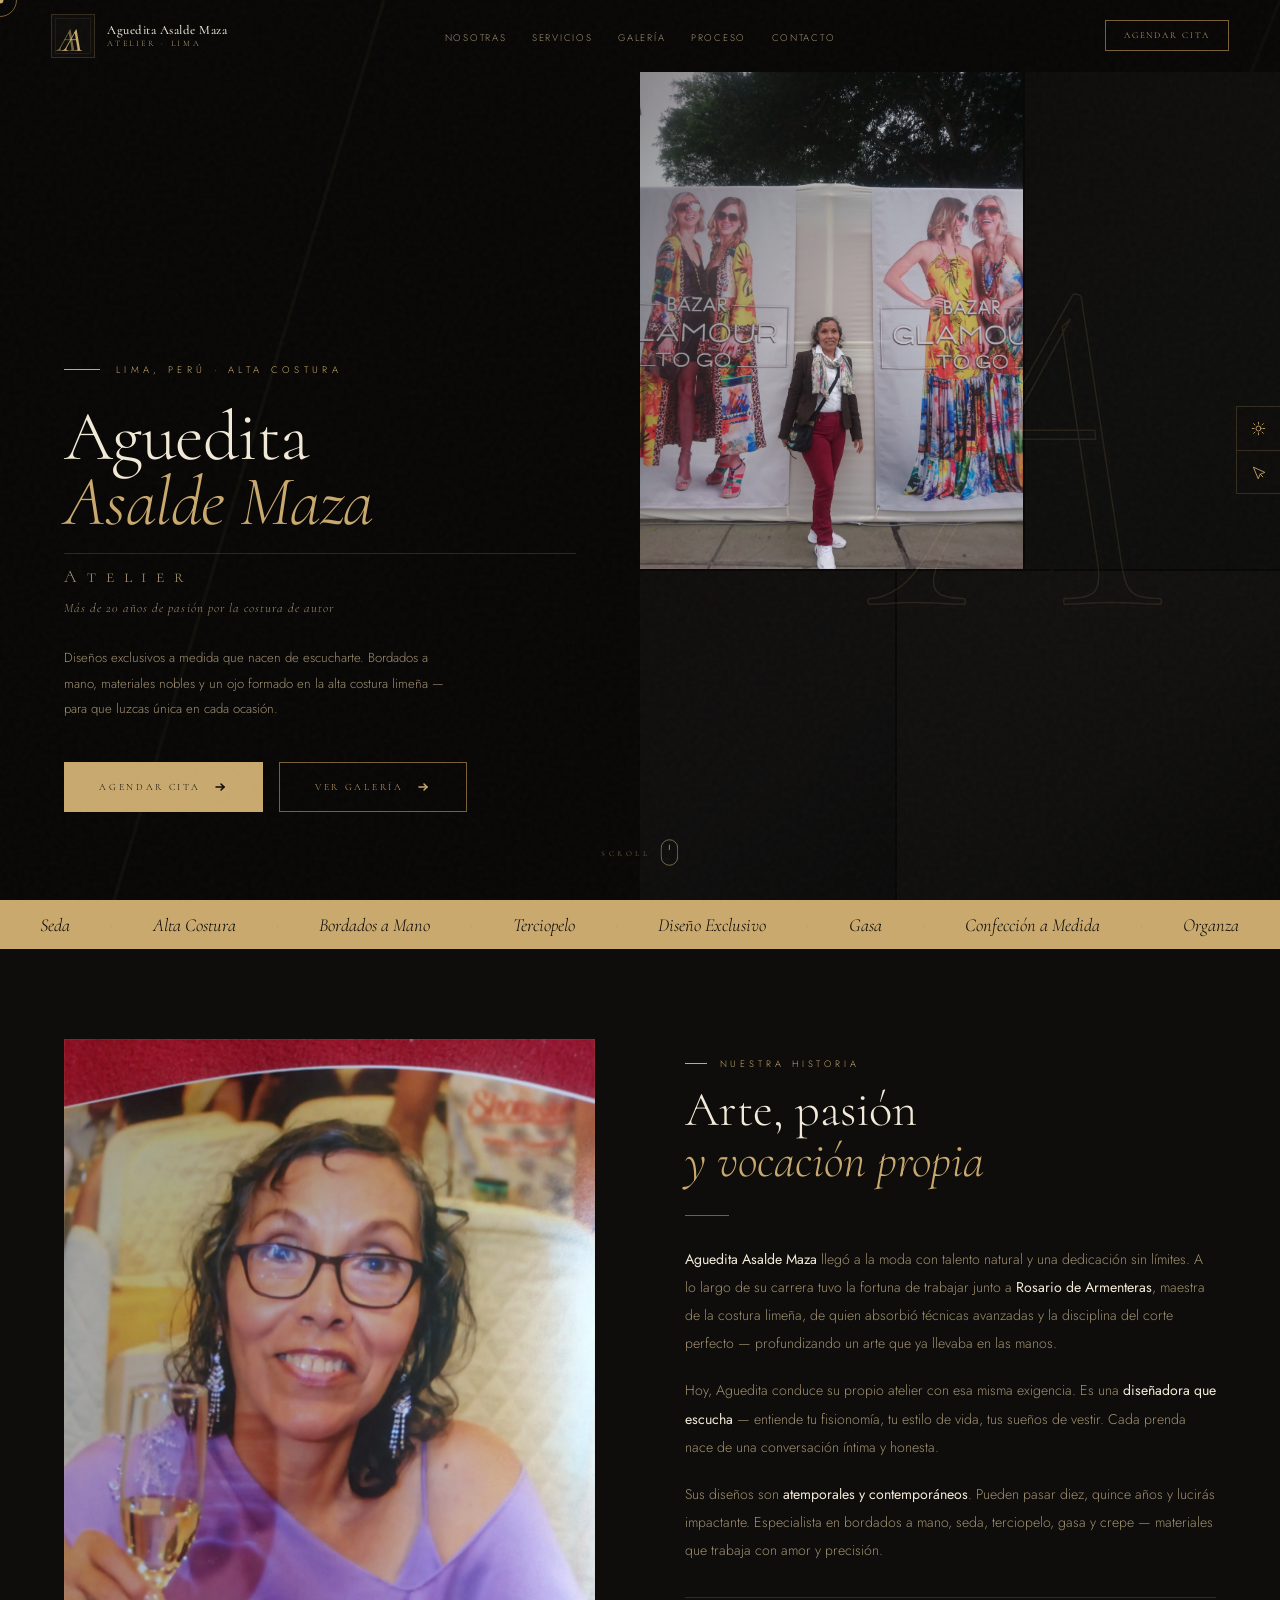
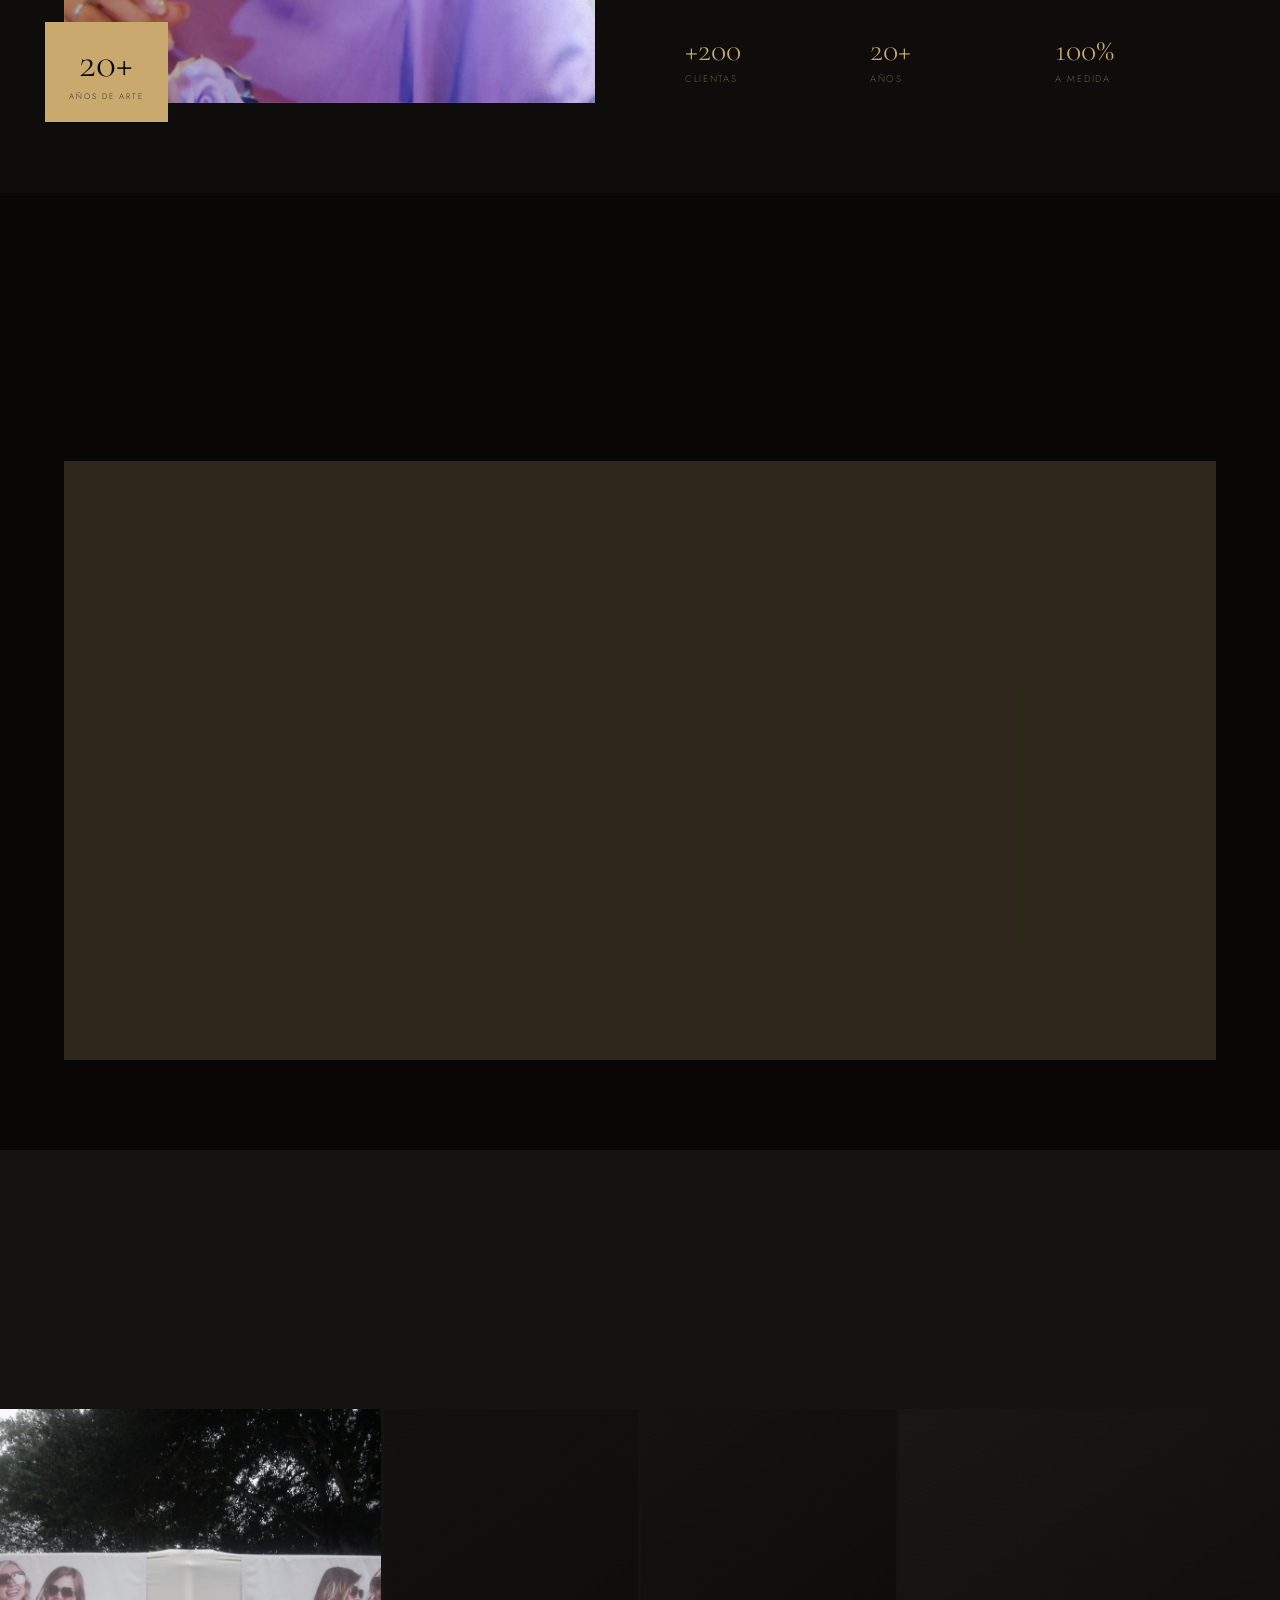
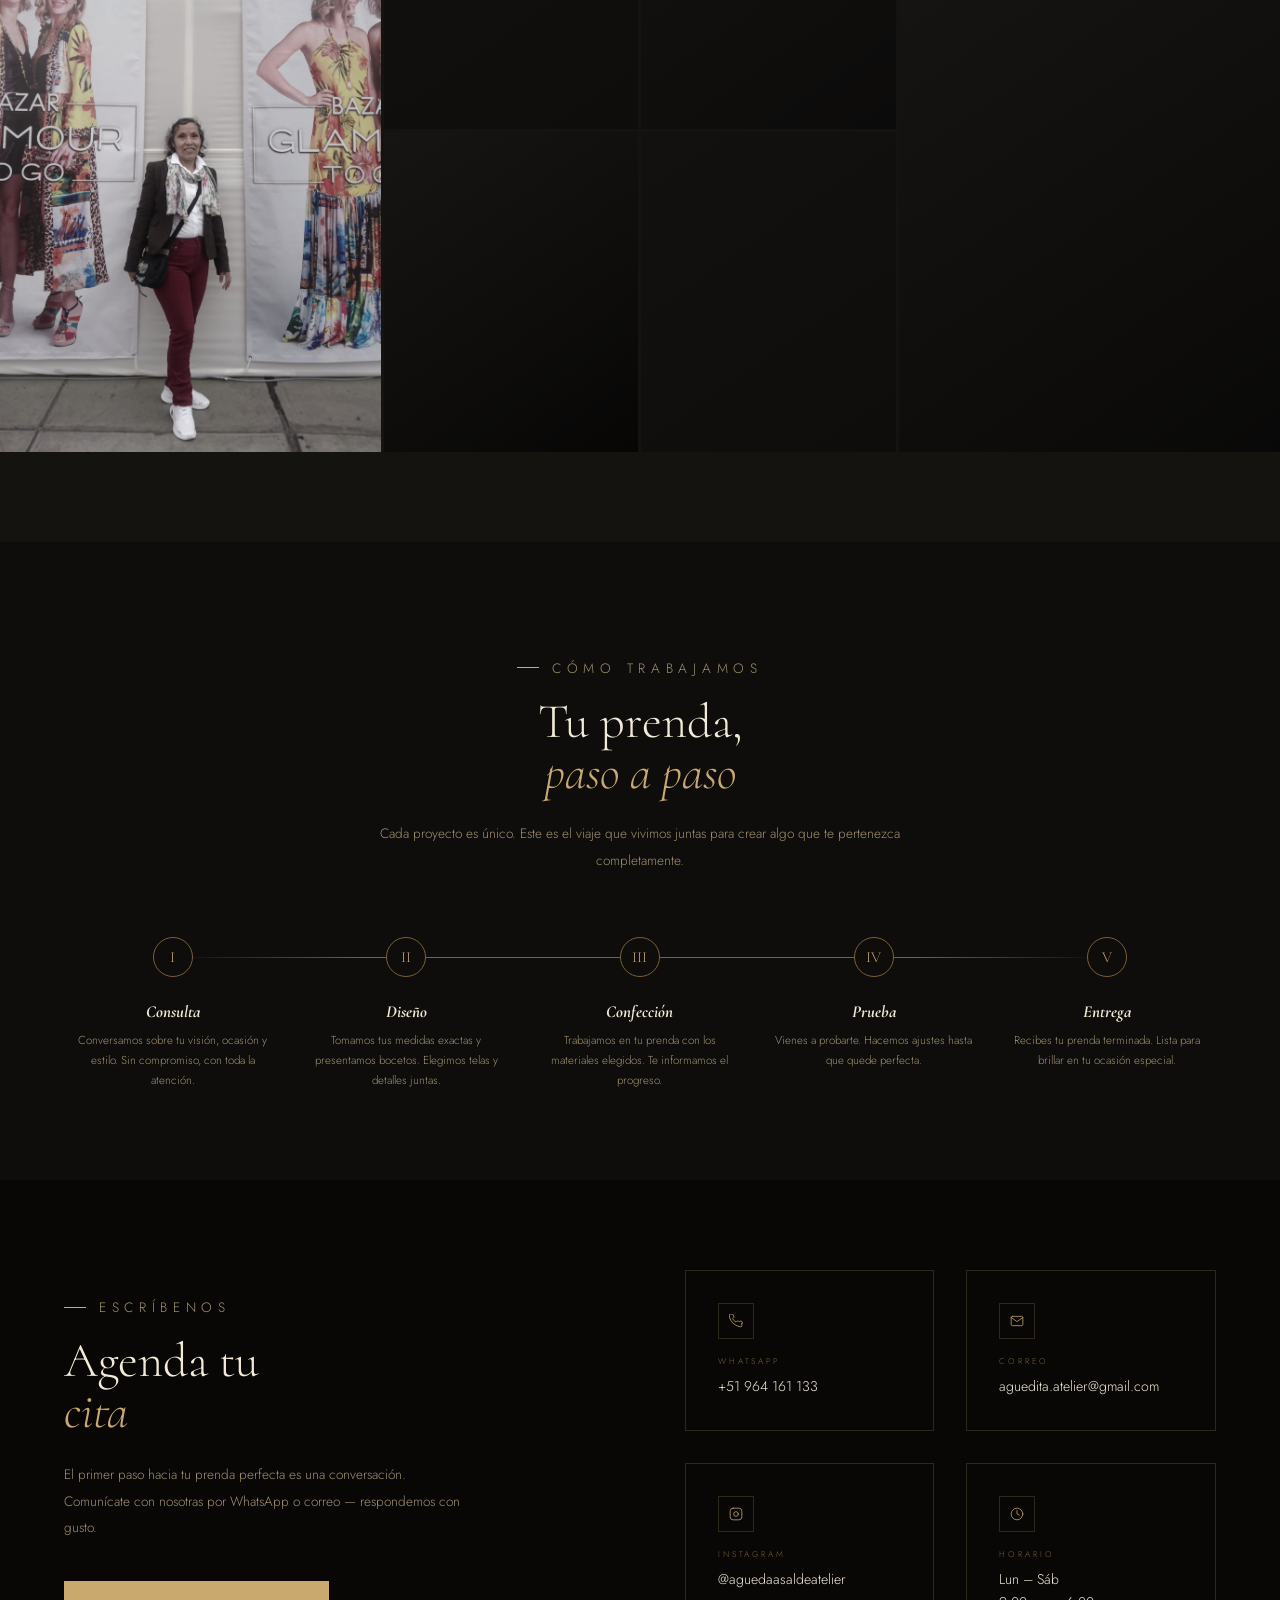
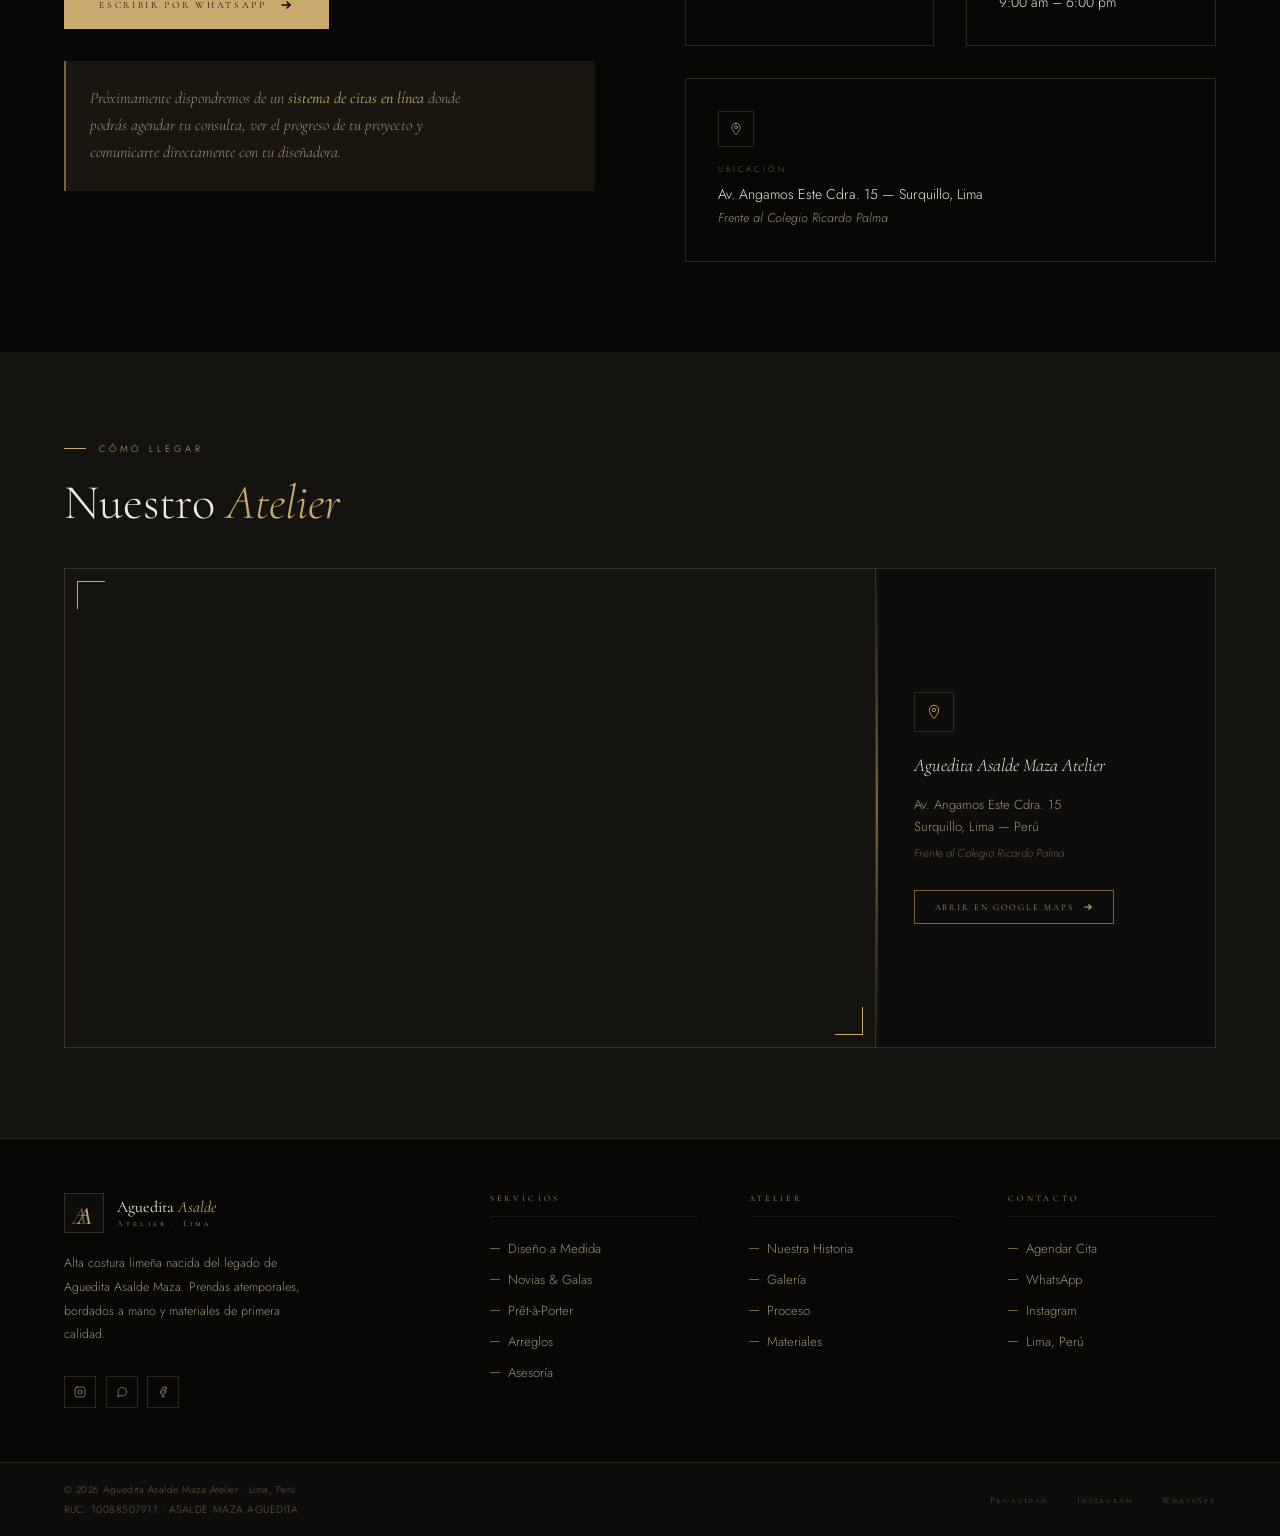
<file: index.html>
<!DOCTYPE html>
<html lang="es" data-theme="dark">
<head>
<meta charset="UTF-8">
<meta name="viewport" content="width=device-width, initial-scale=1.0">

<!-- ═══ SEO PRIMARY ═══ -->
<title>Aguedita Asalde Maza · Atelier de Alta Costura en Lima, Perú</title>
<meta name="description" content="Atelier de alta costura en Lima. Confección a medida, vestidos de novia, bordados a mano y asesoría de imagen. Prendas atemporales que celebran tu singularidad.">
<meta name="keywords" content="alta costura Lima, modista Lima, confección a medida, vestidos de novia Lima, bordados a mano, atelier Lima, Aguedita Asalde, diseñadora de modas Perú">
<meta name="author" content="Aguedita Asalde Maza Atelier">
<link rel="canonical" href="https://aguedita.netlify.app/">

<!-- ═══ OPEN GRAPH (Facebook, WhatsApp, LinkedIn) ═══ -->
<meta property="og:type" content="website">
<meta property="og:url" content="https://aguedita.netlify.app/">
<meta property="og:title" content="Aguedita Asalde Maza · Atelier de Alta Costura Lima">
<meta property="og:description" content="Confección a medida, vestidos de novia y bordados a mano en Lima. Más de 20 años de arte en la alta costura limeña.">
<meta property="og:image" content="https://aguedita.netlify.app/images/aguedita-2.webp">
<meta property="og:locale" content="es_PE">
<meta property="og:site_name" content="Aguedita Asalde Atelier">

<!-- ═══ TWITTER CARD ═══ -->
<meta name="twitter:card" content="summary_large_image">
<meta name="twitter:title" content="Aguedita Asalde Maza · Alta Costura Lima">
<meta name="twitter:description" content="Confección a medida, vestidos de novia y bordados a mano en Lima, Perú.">
<meta name="twitter:image" content="https://aguedita.netlify.app/images/aguedita-2.webp">

<!-- ═══ SCHEMA.ORG — LocalBusiness ═══ -->
<script type="application/ld+json">
{
  "@context": "https://schema.org",
  "@type": "LocalBusiness",
  "name": "Aguedita Asalde Maza Atelier",
  "description": "Atelier de alta costura en Lima. Confección a medida, vestidos de novia, bordados a mano y asesoría de imagen.",
  "url": "https://aguedita.netlify.app",
  "image": "https://aguedita.netlify.app/images/aguedita-2.webp",
  "telephone": "+51999999999",
  "address": {
    "@type": "PostalAddress",
    "addressLocality": "Lima",
    "addressCountry": "PE"
  },
  "openingHours": "Mo-Sa 09:00-18:00",
  "priceRange": "$$",
  "sameAs": ["https://www.instagram.com/aguedaasaldeatelier"]
}
</script>

<link rel="preconnect" href="https://fonts.googleapis.com">
<link href="https://fonts.googleapis.com/css2?family=Cormorant:ital,wght@0,300;0,400;0,500;0,600;1,300;1,400;1,600&family=Cormorant+SC:wght@300;400;500&family=Jost:wght@200;300;400;500&display=swap" rel="stylesheet">
<style>
/* ═══════════════════════════════════════════
   TOKENS — dark & light
═══════════════════════════════════════════ */
:root {
  --transition-theme: background 0.7s ease, color 0.7s ease, border-color 0.5s ease;

  /* DARK (default) */
  --bg:       #080706;
  --bg2:      #0e0d0b;
  --bg3:      #151310;
  --surface:  #1a1714;
  --gold:     #c9a96e;
  --gold2:    #e8d5a3;
  --gold3:    #7a6035;
  --text:     #f2ead8;
  --muted:    #a09070;
  --dim:      #6a5840;
  --border:   rgba(201,169,110,0.2);
  --border2:  rgba(201,169,110,0.09);
  --overlay:  rgba(8,7,6,0.55);
  --shadow:   rgba(0,0,0,0.6);
}
[data-theme="light"] {
  --bg:       #f5f0e8;
  --bg2:      #ede6d8;
  --bg3:      #e4dccb;
  --surface:  #faf6ef;
  --gold:     #8a6025;
  --gold2:    #b07830;
  --gold3:    #a07838;
  --text:     #18120a;
  --muted:    #5a4830;
  --dim:      #7a6040;
  --border:   rgba(138,96,37,0.25);
  --border2:  rgba(138,96,37,0.12);
  --overlay:  rgba(245,240,232,0.6);
  --shadow:   rgba(0,0,0,0.12);
}

/* ═══════════════════════════════════════════
   RESET & BASE
═══════════════════════════════════════════ */
*, *::before, *::after { box-sizing: border-box; margin: 0; padding: 0; }
html { scroll-behavior: smooth; font-size: 16px; }
body {
  background: var(--bg);
  color: var(--text);
  font-family: 'Jost', sans-serif;
  font-weight: 300;
  overflow-x: hidden;
  transition: var(--transition-theme);
  cursor: none;
}
body.default-cursor { cursor: auto; }
body.default-cursor * { cursor: auto !important; }
img { max-width: 100%; display: block; }

/* ═══════════════════════════════════════════
   CUSTOM CURSOR
═══════════════════════════════════════════ */
#cur-dot {
  position: fixed; width: 7px; height: 7px;
  background: var(--gold); border-radius: 50%;
  pointer-events: none; z-index: 9999;
  transform: translate(-50%,-50%);
  transition: background 0.3s;
}
#cur-ring {
  position: fixed; width: 34px; height: 34px;
  border: 1px solid rgba(201,169,110,0.55);
  border-radius: 50%;
  pointer-events: none; z-index: 9998;
  transform: translate(-50%,-50%);
  transition: width 0.3s, height 0.3s, border-color 0.3s;
}
#cur-dot.big   { width: 14px; height: 14px; background: rgba(201,169,110,0.35); }
#cur-ring.big  { width: 50px; height: 50px; border-color: var(--gold); }
body.default-cursor #cur-dot,
body.default-cursor #cur-ring { display: none; }

/* ═══════════════════════════════════════════
   GRAIN OVERLAY
═══════════════════════════════════════════ */
#grain {
  position: fixed; inset: 0;
  background-image: url("data:image/svg+xml,%3Csvg viewBox='0 0 200 200' xmlns='http://www.w3.org/2000/svg'%3E%3Cfilter id='n'%3E%3CfeTurbulence type='fractalNoise' baseFrequency='0.85' numOctaves='4' stitchTiles='stitch'/%3E%3C/filter%3E%3Crect width='100%25' height='100%25' filter='url(%23n)'/%3E%3C/svg%3E");
  opacity: 0.028; pointer-events: none; z-index: 9990;
  transition: opacity 0.5s;
}
[data-theme="light"] #grain { opacity: 0.015; }

/* ═══════════════════════════════════════════
   SIDE CONTROLS — right center (original)
═══════════════════════════════════════════ */
#side-controls {
  position: fixed;
  right: 0; top: 50%;
  transform: translateY(-50%);
  z-index: 500;
  display: flex;
  flex-direction: column;
  gap: 0;
}

.side-btn {
  width: 44px;
  height: 44px;
  background: var(--bg2);
  border: 1px solid var(--border);
  border-right: none;
  border-radius: 0;
  display: flex; align-items: center; justify-content: center;
  cursor: pointer;
  transition: background 0.3s, border-color 0.3s;
  position: relative;
  overflow: visible;
  box-shadow: none;
}
.side-btn:first-child { border-bottom: none; }
.side-btn:hover { background: var(--surface); border-color: var(--gold); transform: none; }

/* Tooltip — shows to the left */
.side-btn::before {
  content: attr(data-tip);
  position: absolute;
  right: calc(100% + 10px);
  top: 50%; transform: translateY(-50%);
  background: var(--bg3);
  border: 1px solid var(--border);
  color: var(--text);
  font-family: 'Jost', sans-serif;
  font-size: 0.52rem;
  letter-spacing: 0.18em;
  text-transform: uppercase;
  padding: 0.35rem 0.65rem;
  white-space: nowrap;
  opacity: 0;
  pointer-events: none;
  transition: opacity 0.3s;
}
.side-btn:hover::before { opacity: 1; }

/* Icons */
.icon-sun, .icon-moon, .icon-cursor-on, .icon-cursor-off {
  width: 15px; height: 15px;
  stroke: var(--gold); fill: none;
  stroke-width: 1.4; stroke-linecap: round;
}
[data-theme="dark"] .icon-sun  { display: block; }
[data-theme="dark"] .icon-moon { display: none; }
[data-theme="light"] .icon-sun  { display: none; }
[data-theme="light"] .icon-moon { display: block; }

.icon-cursor-on  { display: block; }
.icon-cursor-off { display: none; }
body.default-cursor .icon-cursor-on  { display: none; }
body.default-cursor .icon-cursor-off { display: block; }

/* Ripple */
.side-btn .ripple {
  position: absolute; inset: 0;
  background: radial-gradient(circle, rgba(201,169,110,0.3) 0%, transparent 70%);
  transform: scale(0); border-radius: 50%;
  animation: rippleAnim 0.5s ease-out forwards;
  pointer-events: none;
}
@keyframes rippleAnim { to { transform: scale(2.5); opacity: 0; } }

/* ═══════════════════════════════════════════
   NAV
═══════════════════════════════════════════ */
nav {
  position: fixed; top: 0; left: 0; right: 0; z-index: 300;
  height: 72px;
  display: flex; align-items: center; justify-content: space-between;
  padding: 0 clamp(1.5rem, 4vw, 3.5rem);
  border-bottom: 1px solid transparent;
  transition: var(--transition-theme), border-color 0.4s;
}
nav.scrolled {
  border-color: var(--border2);
  background: rgba(8,7,6,0.95);
  backdrop-filter: blur(10px);
}
[data-theme="light"] nav.scrolled {
  background: rgba(245,240,232,0.96);
}

/* ── LOGO ── */
.nav-logo {
  display: flex; align-items: center; gap: 0.75rem;
  text-decoration: none;
  flex-shrink: 0;
  min-width: 0; /* allow shrink */
}

/* Monogram badge — AA ligature */
.logo-badge {
  width: 44px; height: 44px;
  border: 1px solid var(--border);
  position: relative;
  display: flex; align-items: center; justify-content: center;
  background: var(--bg2);
  flex-shrink: 0;
  transition: var(--transition-theme);
  overflow: hidden;
}
.logo-badge::before {
  content: '';
  position: absolute;
  top: 3px; left: 3px; right: 3px; bottom: 3px;
  border: 1px solid var(--border2);
}
.logo-aa {
  font-family: 'Cormorant', Georgia, serif;
  font-size: 1.7rem;
  font-style: italic;
  font-weight: 500;
  color: var(--gold);
  line-height: 1;
  letter-spacing: -0.08em;
  position: relative;
  z-index: 1;
  text-shadow: 1px 0 0 var(--gold2);
}

.logo-text-wrap {
  display: flex; flex-direction: column;
  gap: 0.1rem;
  min-width: 0;
}
.logo-name {
  font-family: 'Cormorant', Georgia, serif;
  font-size: clamp(0.72rem, 1vw, 0.9rem);
  font-weight: 500;
  letter-spacing: 0.04em;
  color: var(--text);
  transition: color 0.5s;
  line-height: 1.15;
  white-space: nowrap;
  overflow: hidden;
  text-overflow: ellipsis;
}
.logo-sub {
  font-family: 'Cormorant SC', serif;
  font-size: clamp(0.44rem, 0.65vw, 0.58rem);
  letter-spacing: 0.32em;
  color: var(--gold);
  text-transform: uppercase;
  line-height: 1;
  white-space: nowrap;
}

/* ── NAV LINKS ── */
.nav-links {
  display: flex; gap: clamp(1rem, 2vw, 2.4rem);
  list-style: none;
  position: absolute; left: 50%; transform: translateX(-50%);
}
.nav-links a {
  font-family: 'Jost', sans-serif;
  font-size: clamp(0.54rem, 0.75vw, 0.62rem); letter-spacing: 0.18em;
  text-transform: uppercase; color: var(--muted);
  text-decoration: none;
  transition: color 0.3s;
  position: relative; padding-bottom: 3px;
  white-space: nowrap;
}
.nav-links a::after {
  content: ''; position: absolute;
  bottom: 0; left: 0; width: 0; height: 1px;
  background: var(--gold);
  transition: width 0.3s;
}
.nav-links a:hover { color: var(--gold); }
.nav-links a:hover::after { width: 100%; }

/* ── NAV CTA ── */
.nav-cta {
  font-family: 'Cormorant SC', serif;
  font-size: clamp(0.52rem, 0.7vw, 0.6rem); letter-spacing: 0.22em;
  text-transform: uppercase; color: var(--gold);
  border: 1px solid var(--gold3);
  padding: 0.55rem 1.1rem;
  text-decoration: none;
  transition: all 0.35s;
  position: relative; overflow: hidden;
  white-space: nowrap;
  flex-shrink: 0;
}
.nav-cta::before {
  content: ''; position: absolute; inset: 0;
  background: var(--gold);
  transform: translateX(-101%);
  transition: transform 0.35s ease;
}
.nav-cta:hover { color: var(--bg); }
.nav-cta:hover::before { transform: translateX(0); }
.nav-cta span { position: relative; z-index: 1; }

/* ── HAMBURGER ── */
.hamburger {
  display: none; flex-direction: column; gap: 5px;
  background: none; border: none; cursor: pointer; padding: 5px;
}
.hamburger span {
  width: 22px; height: 1px; background: var(--text);
  display: block; transition: all 0.3s;
}

/* ── MOBILE MENU ── */
.mob-menu {
  position: fixed; inset: 0; z-index: 280;
  background: var(--bg);
  display: flex; flex-direction: column;
  align-items: center; justify-content: center; gap: 2.2rem;
  transform: translateX(100%);
  transition: transform 0.55s cubic-bezier(0.76,0,0.24,1), background 0.5s;
}
.mob-menu.open { transform: none; }
.mob-menu a {
  font-family: 'Cormorant', serif;
  font-size: clamp(2rem, 6vw, 2.8rem);
  font-weight: 300; font-style: italic;
  color: var(--text); text-decoration: none;
  transition: color 0.3s;
}
.mob-menu a:hover { color: var(--gold); }
.mob-menu-cita {
  font-family: 'Cormorant SC', serif !important;
  font-size: clamp(0.85rem, 2.5vw, 1.1rem) !important;
  font-style: normal !important;
  font-weight: 400 !important;
  letter-spacing: 0.35em !important;
  color: var(--gold) !important;
  border-top: 1px solid var(--border);
  padding-top: 1.5rem;
  margin-top: 0.5rem;
  transition: opacity 0.3s !important;
}
.mob-menu-cita:hover { opacity: 0.7; color: var(--gold) !important; }

/* ═══════════════════════════════════════════
   HERO
═══════════════════════════════════════════ */
#hero {
  min-height: 100svh;
  padding-top: 72px;
  position: relative;
  display: grid;
  grid-template-columns: 1fr 1fr;
  overflow: hidden;
}

/* BIG A — mejorada con doble trazo y profundidad */
.hero-a-wrap {
  position: absolute;
  right: 8%;
  top: 50%;
  transform: translateY(-50%);
  pointer-events: none;
  user-select: none;
  z-index: 1;
}
.hero-a-outer {
  font-family: 'Cormorant', Georgia, serif;
  font-size: clamp(280px, 38vw, 520px);
  font-weight: 300;
  font-style: italic;
  color: transparent;
  -webkit-text-stroke: 1.5px rgba(201,169,110,0.12);
  line-height: 0.85;
  display: block;
  transition: -webkit-text-stroke-color 0.7s;
}
.hero-a-inner {
  position: absolute;
  inset: 0;
  display: flex; align-items: center; justify-content: center;
}
/* Inner glow A */
.hero-a-glow {
  font-family: 'Cormorant', Georgia, serif;
  font-size: clamp(280px, 38vw, 520px);
  font-weight: 300;
  font-style: italic;
  color: transparent;
  -webkit-text-stroke: 0.5px rgba(201,169,110,0.04);
  line-height: 0.85;
  transform: translate(4px, 4px);
  transition: -webkit-text-stroke-color 0.7s;
}
[data-theme="light"] .hero-a-outer {
  -webkit-text-stroke-color: rgba(154,112,53,0.1);
}
[data-theme="light"] .hero-a-glow {
  -webkit-text-stroke-color: rgba(154,112,53,0.04);
}

/* Diagonal decorative lines */
.hero-lines {
  position: absolute; inset: 0;
  pointer-events: none;
  z-index: 0;
}

/* Left content */
.hero-left {
  position: relative; z-index: 2;
  display: flex; flex-direction: column;
  justify-content: flex-end;
  padding: 0 clamp(2rem,5vw,5rem) clamp(5.5rem,9vh,9rem) clamp(3.5rem,5vw,6rem);
}

.hero-eyebrow {
  display: flex; align-items: center; gap: 1rem;
  font-family: 'Jost', sans-serif;
  font-size: 0.6rem; letter-spacing: 0.45em;
  text-transform: uppercase; color: var(--gold);
  margin-bottom: 1.8rem;
  opacity: 0; animation: fadeUp 1s ease 0.3s forwards;
}
.hero-eyebrow::before {
  content: ''; width: 36px; height: 1px;
  background: var(--gold); flex-shrink: 0;
}

.hero-title {
  font-family: 'Cormorant', Georgia, serif;
  font-weight: 300;
  line-height: 0.92;
  margin-bottom: 1rem;
  opacity: 0; animation: fadeUp 1s ease 0.5s forwards;
}
/* "Aguedita Asalde Maza" — first line normal */
.hero-title .hn {
  font-size: clamp(2.8rem, 5.5vw, 6.5rem);
  display: block;
  color: var(--text);
  letter-spacing: -0.01em;
  white-space: nowrap;
}
/* "Asalde" — italic gold, same size, inline with above */
.hero-title .hi {
  font-size: clamp(2.8rem, 5.5vw, 6.5rem);
  display: block;
  font-style: italic;
  color: var(--gold);
  letter-spacing: -0.01em;
}
/* "Maza" — same line as Asalde, normal weight */
.hero-title .hm {
  font-size: clamp(2.8rem, 5.5vw, 6.5rem);
  display: block;
  color: var(--text);
  letter-spacing: -0.01em;
}
/* "Atelier" alone below, small spaced caps */
.hero-title .hs {
  font-family: 'Cormorant SC', serif;
  font-size: clamp(0.85rem, 1.4vw, 1.3rem);
  display: block;
  color: var(--muted);
  letter-spacing: 0.55em;
  margin-top: 1.1rem;
  font-style: normal;
  font-weight: 300;
  border-top: 1px solid var(--border);
  padding-top: 0.9rem;
}

.hero-maza {
  font-family: 'Cormorant', serif;
  font-size: clamp(0.72rem, 1vw, 0.85rem);
  font-style: italic;
  color: var(--muted);
  letter-spacing: 0.08em;
  margin-bottom: 1.8rem;
  opacity: 0; animation: fadeUp 1s ease 0.65s forwards;
}

.hero-body {
  font-size: clamp(0.82rem, 1vw, 0.9rem);
  line-height: 1.95;
  color: var(--muted);
  max-width: 380px;
  margin-bottom: 2.5rem;
  opacity: 0; animation: fadeUp 1s ease 0.8s forwards;
}

.hero-btns {
  display: flex; gap: 1rem; flex-wrap: wrap;
  opacity: 0; animation: fadeUp 1s ease 1s forwards;
}

/* ── BUTTONS ── */
.btn-fill {
  display: inline-flex; align-items: center; gap: 0.7rem;
  font-family: 'Cormorant SC', serif;
  font-size: 0.6rem; letter-spacing: 0.28em;
  text-transform: uppercase;
  background: var(--gold); color: var(--bg);
  padding: 1rem 2.2rem; text-decoration: none;
  transition: all 0.35s; position: relative; overflow: hidden;
}
.btn-fill::before {
  content: ''; position: absolute; inset: 0;
  background: var(--gold2);
  transform: scaleX(0); transform-origin: left;
  transition: transform 0.35s ease;
}
.btn-fill:hover::before { transform: scaleX(1); }
.btn-fill span, .btn-fill .arr { position: relative; z-index: 1; }
.arr {
  width: 16px; height: 16px;
  stroke: currentColor; fill: none;
  stroke-width: 1.5; stroke-linecap: round;
  transition: transform 0.3s;
}
.btn-fill:hover .arr { transform: translateX(4px); }
.btn-line {
  display: inline-flex; align-items: center; gap: 0.7rem;
  font-family: 'Cormorant SC', serif;
  font-size: 0.6rem; letter-spacing: 0.28em;
  text-transform: uppercase;
  color: var(--gold); border: 1px solid var(--gold3);
  padding: 1rem 2.2rem; text-decoration: none;
  transition: all 0.35s;
}
.btn-line:hover { border-color: var(--gold); background: rgba(201,169,110,0.06); }
.btn-line:hover .arr { transform: translateX(4px); }

/* Scroll indicator — mouse icon + "scroll" label, centered below buttons */
.hero-scroll {
  position: absolute;
  bottom: clamp(1.8rem, 3.5vh, 3rem);
  left: 50%;
  transform: translateX(-50%);
  display: flex;
  flex-direction: row;
  align-items: center;
  gap: 0.65rem;
  z-index: 10;
  opacity: 0;
  animation: fadeIn 1s ease 1.5s forwards;
  pointer-events: none;
}
.hero-scroll-label {
  font-family: 'Cormorant SC', serif;
  font-size: 0.48rem;
  letter-spacing: 0.45em;
  text-transform: uppercase;
  color: var(--gold);
  opacity: 0.65;
}
.hero-scroll-mouse {
  width: 18px; height: 30px;
  color: var(--gold);
  opacity: 0.65;
  flex-shrink: 0;
}
.hero-scroll-wheel {
  animation: wheelScroll 1.8s ease infinite;
}
@keyframes wheelScroll {
  0%   { opacity: 1; transform: translateY(0); }
  60%  { opacity: 0; transform: translateY(5px); }
  100% { opacity: 0; transform: translateY(5px); }
}

/* Right photo area */
.hero-right {
  position: relative; overflow: hidden; z-index: 0;
}
.hero-right-grid {
  position: absolute; inset: 0;
  display: grid;
  grid-template-rows: 60% 40%;
  gap: 2px;
}
.hr-row { display: grid; gap: 2px; }
.hr-row:first-child { grid-template-columns: 3fr 2fr; }
.hr-row:last-child  { grid-template-columns: 2fr 3fr; }
.hr-cell {
  overflow: hidden; position: relative;
}
.hr-cell .ph {
  width: 100%; height: 100%;
  transition: transform 0.8s ease, filter 0.6s ease;
}
.hr-cell:hover .ph { transform: scale(1.04); }
.hr-cell::after {
  content: ''; position: absolute; inset: 0;
  background: linear-gradient(135deg, rgba(8,7,6,0.45), transparent 60%);
  transition: opacity 0.5s;
}
/* Light mode overlay */
[data-theme="light"] .hr-cell::after {
  background: linear-gradient(135deg, rgba(245,240,232,0.35), transparent 50%);
}

/* Photo placeholders */
.ph { background: var(--bg3); }
.ph-a { background: linear-gradient(145deg,#1e1a16,#0e0c0a); filter: saturate(0.3) contrast(1.05); }
.ph-b { background: linear-gradient(145deg,#181614,#141210); filter: saturate(0.3) contrast(1.05); }
.ph-c { background: linear-gradient(145deg,#1c1814,#121010); filter: saturate(0.3) contrast(1.05); }
.ph-d { background: linear-gradient(145deg,#201c18,#100e0c); filter: saturate(0.3) contrast(1.05); }
[data-theme="light"] .ph-a { background: linear-gradient(145deg,#ddd4c0,#c8baa0); filter: saturate(0.6); }
[data-theme="light"] .ph-b { background: linear-gradient(145deg,#d0c4b0,#baaC90); filter: saturate(0.6); }
[data-theme="light"] .ph-c { background: linear-gradient(145deg,#c8bca8,#b4a68a); filter: saturate(0.6); }
[data-theme="light"] .ph-d { background: linear-gradient(145deg,#d4c8b4,#beb098); filter: saturate(0.6); }

/* ═══════════════════════════════════════════
   MARQUEE STRIP
═══════════════════════════════════════════ */
.marquee-strip {
  background: var(--gold);
  padding: 0.85rem 0; overflow: hidden;
  transition: background 0.7s;
}
[data-theme="light"] .marquee-strip { background: var(--bg3); }

.mq-inner {
  display: flex; animation: marquee 28s linear infinite;
  will-change: transform;
}
.mq-item {
  font-family: 'Cormorant', serif;
  font-size: 1.15rem; font-style: italic; font-weight: 300;
  white-space: nowrap; padding: 0 2.5rem;
  color: var(--bg);
  transition: color 0.5s;
}
[data-theme="light"] .mq-item { color: var(--text); }
.mq-sep { align-self: center; color: rgba(8,7,6,0.25); font-size: 0.65rem; }
[data-theme="light"] .mq-sep { color: rgba(28,22,16,0.2); }

/* ═══════════════════════════════════════════
   SECTION SHARED
═══════════════════════════════════════════ */
.eyebrow {
  font-family: 'Jost', sans-serif;
  font-size: 0.58rem; letter-spacing: 0.42em;
  text-transform: uppercase; color: var(--gold);
  display: flex; align-items: center; gap: 0.8rem;
  margin-bottom: 0.9rem;
}
.eyebrow::before {
  content: ''; width: 22px; height: 1px;
  background: var(--gold); flex-shrink: 0;
}
.section-h {
  font-family: 'Cormorant', Georgia, serif;
  font-weight: 300;
  font-size: clamp(2rem, 3.8vw, 4rem);
  line-height: 1.05; color: var(--text);
  transition: color 0.5s;
}
.section-h em { font-style: italic; color: var(--gold); }
.gold-rule { width: 44px; height: 1px; background: var(--gold3); margin: 1.8rem 0; }

/* ═══════════════════════════════════════════
   NOSOTRAS
═══════════════════════════════════════════ */
#nosotras {
  padding: clamp(5rem,10vh,9rem) clamp(1.5rem,5vw,5rem);
  background: var(--bg2);
  display: grid;
  grid-template-columns: 1fr 1fr;
  gap: clamp(3rem,7vw,8rem);
  align-items: center;
  transition: background 0.7s;
}

.nos-media { position: relative; }
.nos-frame {
  position: relative; aspect-ratio: 4/5; overflow: hidden;
}
.nos-frame::before {
  content: ''; position: absolute;
  top: -10px; left: -10px; right: 10px; bottom: 10px;
  border: 1px solid var(--border); z-index: 0;
  transition: border-color 0.5s;
}
.nos-frame::after {
  content: ''; position: absolute; inset: 0;
  border: 1px solid var(--border2);
  z-index: 2; pointer-events: none;
}
.nos-frame-inner {
  position: relative; z-index: 1;
  width: 100%; height: 100%; overflow: hidden;
}
.nos-ph {
  width: 100%; height: 100%;
  background: linear-gradient(160deg, var(--bg3), var(--bg));
  display: flex; align-items: center; justify-content: center;
  transition: background 0.7s;
}
.nos-ph-a {
  font-family: 'Cormorant', serif;
  font-size: 140px; font-style: italic;
  color: transparent;
  -webkit-text-stroke: 1px var(--border);
  transition: -webkit-text-stroke-color 0.5s;
}

.nos-badge {
  position: absolute; bottom: -1.2rem; left: -1.2rem;
  background: var(--gold); color: var(--bg);
  padding: 1.3rem 1.5rem; z-index: 5; text-align: center;
  transition: background 0.5s;
  min-width: 100px;
}
.nos-badge-n {
  font-family: 'Cormorant', serif;
  font-size: 2.6rem; font-weight: 300; line-height: 1;
}
.nos-badge-l {
  font-family: 'Jost', sans-serif;
  font-size: 0.5rem; letter-spacing: 0.25em;
  text-transform: uppercase; margin-top: 0.3rem;
  color: rgba(8,7,6,0.7);
}

.nos-text p {
  font-size: clamp(0.85rem,1.1vw,0.95rem);
  line-height: 2; color: var(--muted);
  margin-bottom: 1.2rem;
  transition: color 0.5s;
}
.nos-text p strong { color: var(--text); font-weight: 400; }

.nos-stats {
  display: grid; grid-template-columns: repeat(3,1fr);
  gap: 1.5rem; margin-top: 2rem; padding-top: 2rem;
  border-top: 1px solid var(--border);
}
.ns-num {
  font-family: 'Cormorant', serif;
  font-size: 2rem; font-weight: 300; color: var(--gold);
}
.ns-label {
  font-size: 0.6rem; letter-spacing: 0.18em;
  text-transform: uppercase; color: var(--dim);
  margin-top: 0.2rem;
}

/* ═══════════════════════════════════════════
   SERVICIOS
═══════════════════════════════════════════ */
#servicios {
  padding: clamp(5rem,10vh,9rem) clamp(1.5rem,5vw,5rem);
  background: var(--bg);
  transition: background 0.7s;
}
.sv-head {
  display: grid; grid-template-columns: 1fr 1fr;
  gap: 3rem; margin-bottom: clamp(3rem,5vh,5rem);
  align-items: end;
}
.sv-intro {
  font-size: clamp(0.85rem,1vw,0.92rem);
  line-height: 1.95; color: var(--muted);
}

.sv-grid {
  display: grid; grid-template-columns: repeat(3,1fr);
  gap: 1px; background: var(--border);
}
.sv-card {
  background: var(--bg2); padding: clamp(2rem,3vw,2.8rem);
  position: relative; overflow: hidden; transition: background 0.4s;
}
.sv-card::after {
  content: ''; position: absolute;
  bottom: 0; left: 0; right: 0; height: 1px;
  background: var(--gold);
  transform: scaleX(0); transform-origin: left;
  transition: transform 0.45s ease;
}
.sv-card:hover { background: var(--bg3); }
.sv-card:hover::after { transform: scaleX(1); }
.sv-num {
  font-family: 'Cormorant', serif;
  font-size: 3.5rem; font-weight: 300;
  color: var(--border2); line-height: 1; margin-bottom: 1.2rem;
  transition: color 0.5s;
}
.sv-title {
  font-family: 'Cormorant', serif;
  font-size: 1.4rem; font-style: italic;
  color: var(--text); margin-bottom: 0.6rem;
  transition: color 0.5s;
}
.sv-desc {
  font-size: 0.78rem; line-height: 1.85; color: var(--muted);
}
.sv-tags { display: flex; flex-wrap: wrap; gap: 0.4rem; margin-top: 1.3rem; }
.sv-tag {
  font-size: 0.54rem; letter-spacing: 0.15em;
  text-transform: uppercase; color: var(--gold3);
  border: 1px solid var(--gold3); padding: 0.2rem 0.5rem;
  transition: color 0.5s, border-color 0.5s;
}

/* ═══════════════════════════════════════════
   GALERÍA
═══════════════════════════════════════════ */
#galeria {
  padding: clamp(5rem,10vh,9rem) 0;
  background: var(--bg3); transition: background 0.7s;
}
.gl-head {
  padding: 0 clamp(1.5rem,5vw,5rem);
  margin-bottom: clamp(2.5rem,4vh,4rem);
  display: flex; justify-content: space-between; align-items: flex-end;
}
.gl-grid {
  display: grid;
  grid-template-columns: 3fr 2fr 2fr 3fr;
  grid-template-rows: 320px 320px;
  gap: 3px;
}
.gl-cell { overflow: hidden; position: relative; }
.gl-cell:nth-child(1) { grid-row: span 2; }
.gl-cell:nth-child(4) { grid-row: span 2; }
.gl-cell .ph {
  width: 100%; height: 100%;
  transition: filter 0.6s, transform 0.7s;
  filter: saturate(0.45) contrast(1.05);
}
.gl-cell:hover .ph { filter: saturate(0.8) contrast(1.0); transform: scale(1.04); }
[data-theme="light"] .gl-cell .ph { filter: saturate(0.6); }
[data-theme="light"] .gl-cell:hover .ph { filter: saturate(0.85); }
.gl-ov {
  position: absolute; inset: 0;
  background: rgba(8,7,6,0);
  display: flex; align-items: flex-end; padding: 1.5rem;
  transition: background 0.4s;
}
.gl-cell:hover .gl-ov { background: rgba(8,7,6,0.45); }
[data-theme="light"] .gl-cell:hover .gl-ov { background: rgba(8,7,6,0.3); }
.gl-lbl {
  font-family: 'Cormorant', serif; font-size: 1rem; font-style: italic;
  color: var(--gold2); opacity: 0; transform: translateY(8px);
  transition: all 0.4s;
}
.gl-cell:hover .gl-lbl { opacity: 1; transform: none; }

/* ═══════════════════════════════════════════
   PROCESO
═══════════════════════════════════════════ */
#proceso {
  padding: clamp(5rem,10vh,9rem) clamp(1.5rem,5vw,5rem);
  background: var(--bg2); transition: background 0.7s;
}
.pr-head {
  text-align: center; max-width: 560px;
  margin: 0 auto clamp(4rem,7vh,6rem);
}
.pr-head .eyebrow { justify-content: center; }
.pr-head p { font-size: 0.85rem; line-height: 1.95; color: var(--muted); margin-top: 1.4rem; }

.pr-steps {
  display: grid; grid-template-columns: repeat(5,1fr);
  position: relative; gap: 1rem;
}
.pr-steps::before {
  content: ''; position: absolute;
  top: 20px; left: 10%; right: 10%; height: 1px;
  background: linear-gradient(to right, transparent, var(--gold3) 20%, var(--gold3) 80%, transparent);
}
.pr-step { text-align: center; padding: 0 0.5rem; }
.pr-dot {
  width: 40px; height: 40px;
  border: 1px solid var(--gold3); border-radius: 50%;
  display: flex; align-items: center; justify-content: center;
  margin: 0 auto 1.5rem; background: var(--bg2);
  position: relative; z-index: 1;
  transition: border-color 0.35s, background 0.35s;
}
.pr-step:hover .pr-dot { border-color: var(--gold); background: var(--border2); }
.pr-dot span {
  font-family: 'Cormorant', serif;
  font-size: 0.95rem; color: var(--gold);
}
.pr-step h3 {
  font-family: 'Cormorant', serif;
  font-size: 1.05rem; font-style: italic;
  color: var(--text); margin-bottom: 0.5rem;
  transition: color 0.5s;
}
.pr-step p { font-size: 0.72rem; line-height: 1.75; color: var(--muted); }

/* ═══════════════════════════════════════════
   CONTACTO (sin formulario — solo datos)
═══════════════════════════════════════════ */
#contacto {
  padding: clamp(5rem,10vh,9rem) clamp(1.5rem,5vw,5rem);
  background: var(--bg);
  display: grid; grid-template-columns: 1fr 1fr;
  gap: clamp(3rem,7vw,8rem); align-items: start;
  transition: background 0.7s;
}
.ct-text p {
  font-size: clamp(0.85rem,1vw,0.92rem);
  line-height: 1.95; color: var(--muted);
  margin-top: 1.5rem; max-width: 400px;
}

.ct-cta-wrap { margin-top: 2.5rem; }

.ct-info-grid {
  display: grid;
  grid-template-columns: 1fr 1fr;
  gap: 2rem;
}
.ct-info-card {
  padding: 2rem;
  border: 1px solid var(--border);
  transition: border-color 0.4s, background 0.4s;
}
.ct-info-card:hover { border-color: var(--gold); background: var(--border2); }
.ct-info-icon {
  width: 36px; height: 36px;
  margin-bottom: 1rem;
  display: flex; align-items: center; justify-content: center;
  border: 1px solid var(--border);
}
.ct-info-icon svg {
  width: 14px; height: 14px;
  stroke: var(--gold); fill: none;
  stroke-width: 1.3; stroke-linecap: round; stroke-linejoin: round;
}
.ct-info-label {
  font-family: 'Jost', sans-serif;
  font-size: 0.52rem; letter-spacing: 0.35em;
  text-transform: uppercase; color: var(--gold3);
  margin-bottom: 0.5rem;
}
.ct-info-value {
  font-size: 0.88rem; color: var(--text);
  line-height: 1.6; font-weight: 300;
  transition: color 0.5s;
}
.ct-info-value a {
  color: inherit; text-decoration: none;
  transition: color 0.3s;
}
.ct-info-value a:hover { color: var(--gold); }

.ct-note {
  margin-top: 2rem;
  padding: 1.5rem;
  border-left: 2px solid var(--gold3);
  background: var(--border2);
}
.ct-note p {
  font-family: 'Cormorant', serif;
  font-size: 1rem; font-style: italic;
  color: var(--muted); line-height: 1.7;
  margin: 0;
}
.ct-note strong { color: var(--gold); font-weight: 400; }

/* ═══════════════════════════════════════════
   FOOTER — redesigned
═══════════════════════════════════════════ */
footer {
  background: var(--bg);
  border-top: 1px solid var(--border);
  transition: background 0.7s, border-color 0.5s;
}

/* Top band with brand */
.ft-top {
  padding: clamp(3rem,6vh,5rem) clamp(1.5rem,5vw,5rem);
  display: grid;
  grid-template-columns: 1.8fr 1fr 1fr 1fr;
  gap: clamp(2rem,4vw,4rem);
  border-bottom: 1px solid var(--border);
}


.ft-brand-logo {
  display: flex; align-items: center; gap: 0.8rem;
  margin-bottom: 1.2rem;
}
.ft-logo-badge {
  width: 40px; height: 40px;
  border: 1px solid var(--border);
  display: flex; align-items: center; justify-content: center;
  background: var(--bg2);
  flex-shrink: 0;
  transition: var(--transition-theme);
}
.ft-logo-badge svg { display: block; }
.ft-brand-name {
  font-family: 'Cormorant', serif;
  font-size: 1rem; font-weight: 400;
  color: var(--text);
  line-height: 1.2;
  transition: color 0.5s;
}
.ft-brand-name em { font-style: italic; color: var(--gold); }
.ft-brand-sub {
  font-family: 'Cormorant SC', serif;
  font-size: 0.5rem; letter-spacing: 0.4em;
  color: var(--gold); display: block; margin-top: 0.15rem;
}
.ft-tagline {
  font-size: 0.78rem; line-height: 1.9;
  color: var(--muted); max-width: 260px;
  margin-bottom: 1.8rem;
  transition: color 0.5s;
}

/* Social links in footer */
.ft-socials { display: flex; gap: 0.6rem; }
.ft-soc-link {
  width: 32px; height: 32px;
  border: 1px solid var(--border);
  display: flex; align-items: center; justify-content: center;
  text-decoration: none;
  transition: border-color 0.3s, background 0.3s;
}
.ft-soc-link:hover { border-color: var(--gold); background: var(--border2); }
.ft-soc-link svg {
  width: 12px; height: 12px;
  stroke: var(--muted); fill: none;
  stroke-width: 1.5; stroke-linecap: round;
  transition: stroke 0.3s;
}
.ft-soc-link:hover svg { stroke: var(--gold); }


.ft-col-title {
  font-family: 'Cormorant SC', serif;
  font-size: 0.52rem; letter-spacing: 0.4em;
  text-transform: uppercase; color: var(--gold);
  margin-bottom: 1.4rem;
  padding-bottom: 0.8rem;
  border-bottom: 1px solid var(--border2);
  display: block;
}
.ft-links { list-style: none; display: flex; flex-direction: column; gap: 0.75rem; }
.ft-links a {
  font-size: 0.82rem; color: var(--muted);
  text-decoration: none; transition: color 0.3s;
  display: flex; align-items: center; gap: 0.5rem;
  font-weight: 300;
}
.ft-links a::before {
  content: ''; width: 10px; height: 1px;
  background: var(--gold3);
  flex-shrink: 0; transition: width 0.3s, background 0.3s;
}
.ft-links a:hover { color: var(--text); }
.ft-links a:hover::before { width: 16px; background: var(--gold); }

/* Bottom bar */
.ft-bottom {
  padding: 1.2rem clamp(1.5rem,5vw,5rem);
  display: flex; justify-content: space-between; align-items: center;
  background: var(--bg2);
  transition: background 0.7s;
}
.ft-copy {
  font-size: 0.62rem; color: var(--dim);
  letter-spacing: 0.05em;
  font-weight: 300;
}
.ft-bottom-links {
  display: flex; gap: 1.8rem;
}
.ft-bottom-links a {
  font-family: 'Cormorant SC', serif;
  font-size: 0.52rem; letter-spacing: 0.22em;
  color: var(--dim); text-decoration: none; transition: color 0.3s;
}
.ft-bottom-links a:hover { color: var(--gold); }

/* ═══════════════════════════════════════════
   REVEAL ON SCROLL
═══════════════════════════════════════════ */
.rv {
  opacity: 0; transform: translateY(20px);
  transition: opacity 0.9s ease, transform 0.9s ease;
}
.rv.in { opacity: 1; transform: none; }
.d1 { transition-delay: 0.12s; }
.d2 { transition-delay: 0.24s; }
.d3 { transition-delay: 0.36s; }
.d4 { transition-delay: 0.48s; }
.d5 { transition-delay: 0.60s; }

/* ═══════════════════════════════════════════
   ANIMATIONS
═══════════════════════════════════════════ */
@keyframes fadeUp  { from { opacity:0; transform:translateY(22px); } to { opacity:1; transform:none; } }
@keyframes fadeIn  { from { opacity:0; } to { opacity:1; } }
@keyframes scrollPulse { 0%,100%{opacity:0.4;} 50%{opacity:1;} }
@keyframes marquee { from { transform:translateX(0); } to { transform:translateX(-50%); } }

/* ═══════════════════════════════════════════
   RESPONSIVE
═══════════════════════════════════════════ */
@media (max-width: 1200px) {
  /* At 1200px the nav starts getting crowded — hide CTA text, keep links */
  .nav-cta { padding: 0.5rem 0.9rem; letter-spacing: 0.15em; }
  .logo-name { font-size: 0.78rem; }
}
@media (max-width: 1060px) {
  /* Hide nav-links and CTA at 1060, switch to hamburger */
  .nav-links, .nav-cta { display: none; }
  .hamburger { display: flex; }
}
@media (max-width: 1100px) {
  #hero { grid-template-columns: 1fr; }
  .hero-right { display: none; }
  .hero-left { justify-content: flex-end; min-height: calc(100svh - 72px); padding: 0 clamp(2rem,5vw,5rem) clamp(5rem,8vh,8rem) clamp(3.5rem,5vw,5rem); }
  .hero-a-wrap { opacity: 0.65; }
  #nosotras { grid-template-columns: 1fr; gap: 3rem; }
  .sv-grid { grid-template-columns: 1fr 1fr; }
  .sv-head { grid-template-columns: 1fr; gap: 1.5rem; }
  .gl-grid { grid-template-columns: 1fr 1fr; grid-template-rows: auto; }
  .gl-cell:nth-child(1), .gl-cell:nth-child(4) { grid-row: span 1; }
  .gl-cell { height: 250px; }
  .pr-steps { grid-template-columns: 1fr 1fr; gap: 2rem; }
  .pr-steps::before { display: none; }
  #contacto { grid-template-columns: 1fr; gap: 3.5rem; }
  .ft-top { grid-template-columns: 1fr 1fr; gap: 2.5rem; }
}
@media (max-width: 768px) {
  .nav-links, .nav-cta { display: none; }
  .hamburger { display: flex; }
  .hero-a-outer { font-size: clamp(200px, 60vw, 280px); }
  .sv-grid { grid-template-columns: 1fr; }
  .ct-info-grid { grid-template-columns: 1fr; }
  .pr-steps { grid-template-columns: 1fr; }
  .ft-top { grid-template-columns: 1fr; gap: 2rem; }
  .ft-bottom { flex-direction: column; gap: 0.8rem; text-align: center; }
  .gl-cell { height: 200px; }
  #side-controls { top: auto; bottom: 2rem; transform: none; }
}
@media (max-width: 480px) {
  .hero-title .hn, .hero-title .hi { font-size: 2.6rem; }
  .hero-btns { flex-direction: column; align-items: flex-start; }
  .nos-stats { grid-template-columns: 1fr 1fr; }
  .nos-badge { left: auto; right: 0; bottom: -0.8rem; }
  .ft-top { grid-template-columns: 1fr; }
}

/* ═══════════════════════════════════════════
   MAPA
═══════════════════════════════════════════ */
.map-section {
  background: var(--bg3);
  padding: clamp(5rem,10vh,9rem) clamp(1.5rem,5vw,5rem);
  transition: background 0.7s;
}
.map-inner {
  max-width: 1200px;
  margin: 0 auto;
}
.map-label {
  margin-bottom: clamp(2.5rem,4vh,4rem);
  display: flex;
  flex-direction: column;
  align-items: flex-start;
  gap: 0.5rem;
}
.map-frame {
  position: relative;
  display: grid;
  grid-template-columns: 1fr 340px;
  gap: 0;
  height: 480px;
}
.map-border {
  position: relative;
  overflow: hidden;
  height: 100%;
  border: 1px solid var(--border);
}
/* Gold corner accents */
.map-border::before, .map-border::after {
  content: '';
  position: absolute;
  width: 28px; height: 28px;
  border-color: var(--gold);
  border-style: solid;
  z-index: 5;
  pointer-events: none;
  transition: border-color 0.5s;
}
.map-border::before {
  top: 12px; left: 12px;
  border-width: 1px 0 0 1px;
}
.map-border::after {
  bottom: 12px; right: 12px;
  border-width: 0 1px 1px 0;
}
/* Dark overlay that fades on hover */
.map-border::before { z-index: 5; }

/* Make the iframe dark-tinted via sepia+invert trick for dark mode */
[data-theme="dark"] .map-border iframe {
  filter: invert(0.9) hue-rotate(180deg) saturate(0.55) brightness(0.85);
}
[data-theme="light"] .map-border iframe {
  filter: none;
}
/* Pin card */
.map-pin-card {
  background: var(--bg2);
  border: 1px solid var(--border);
  border-left: none;
  padding: clamp(1.8rem,3vw,2.8rem);
  display: flex;
  flex-direction: column;
  gap: 0;
  justify-content: center;
  position: relative;
  transition: background 0.7s, border-color 0.5s;
}
.map-pin-card::before {
  content: '';
  position: absolute;
  top: 0; left: 0; bottom: 0;
  width: 2px;
  background: linear-gradient(to bottom, transparent, var(--gold3), transparent);
}
.map-pin-icon {
  width: 40px; height: 40px;
  border: 1px solid var(--border);
  display: flex; align-items: center; justify-content: center;
  margin-bottom: 1.4rem;
  flex-shrink: 0;
}
.map-pin-icon svg {
  width: 16px; height: 16px;
  stroke: var(--gold);
  fill: none;
  stroke-width: 1.3;
  stroke-linecap: round; stroke-linejoin: round;
}
.map-pin-title {
  font-family: 'Cormorant', serif;
  font-size: 1.15rem;
  font-style: italic;
  color: var(--text);
  margin-bottom: 1rem;
  line-height: 1.3;
  transition: color 0.5s;
}
.map-pin-addr {
  font-size: 0.82rem;
  color: var(--muted);
  line-height: 1.7;
  font-weight: 300;
  transition: color 0.5s;
}
.map-pin-ref {
  font-size: 0.72rem;
  font-style: italic;
  color: var(--dim);
  margin-top: 0.4rem;
  margin-bottom: 1.8rem;
  transition: color 0.5s;
}
.map-pin-cta {
  display: inline-flex;
  align-items: center;
  gap: 0.5rem;
  font-family: 'Cormorant SC', serif;
  font-size: 0.54rem;
  letter-spacing: 0.22em;
  text-transform: uppercase;
  color: var(--gold);
  border: 1px solid var(--gold3);
  padding: 0.65rem 1.2rem;
  text-decoration: none;
  transition: all 0.35s;
  align-self: flex-start;
}
.map-pin-cta:hover {
  border-color: var(--gold);
  background: rgba(201,169,110,0.06);
}
/* Map responsive */
@media (max-width: 900px) {
  .map-frame {
    grid-template-columns: 1fr;
    grid-template-rows: 320px auto;
    height: auto;
  }
  .map-pin-card { border-left: 1px solid var(--border); border-top: none; }
  .map-pin-card::before { display: none; }
}
@media (max-width: 480px) {
  .map-frame { grid-template-rows: 260px auto; }
}
</style>
</head>
<body>

<!-- Cursor -->
<div id="cur-dot"></div>
<div id="cur-ring"></div>

<!-- Grain -->
<div id="grain"></div>

<!-- Side controls -->
<div id="side-controls">
  <button class="side-btn" id="themeBtn" data-tip="Modo claro / oscuro" onclick="toggleTheme(this)" aria-label="Cambiar tema">
    <!-- Sun icon (shown in dark mode) -->
    <svg class="icon-sun" viewBox="0 0 24 24">
      <circle cx="12" cy="12" r="4"/>
      <line x1="12" y1="2" x2="12" y2="5"/>
      <line x1="12" y1="19" x2="12" y2="22"/>
      <line x1="4.22" y1="4.22" x2="6.34" y2="6.34"/>
      <line x1="17.66" y1="17.66" x2="19.78" y2="19.78"/>
      <line x1="2" y1="12" x2="5" y2="12"/>
      <line x1="19" y1="12" x2="22" y2="12"/>
      <line x1="4.22" y1="19.78" x2="6.34" y2="17.66"/>
      <line x1="17.66" y1="6.34" x2="19.78" y2="4.22"/>
    </svg>
    <!-- Moon icon (shown in light mode) -->
    <svg class="icon-moon" viewBox="0 0 24 24">
      <path d="M21 12.79A9 9 0 1111.21 3 7 7 0 0021 12.79z"/>
    </svg>
  </button>
  <button class="side-btn" id="cursorBtn" data-tip="Cursor personalizado" onclick="toggleCursor(this)" aria-label="Cambiar cursor">
    <!-- Cursor on -->
    <svg class="icon-cursor-on" viewBox="0 0 24 24">
      <path d="M4 4l7.5 18 3-7 7-3z"/>
      <line x1="14.5" y1="14.5" x2="19" y2="19"/>
    </svg>
    <!-- Cursor off (arrow) -->
    <svg class="icon-cursor-off" viewBox="0 0 24 24">
      <path d="M4 4l7.5 18 3-7 7-3z" stroke-dasharray="3 2"/>
      <line x1="14.5" y1="14.5" x2="19" y2="19"/>
    </svg>
  </button>
</div>

<!-- Mobile menu -->
<div class="mob-menu" id="mobMenu">
  <a href="#nosotras" onclick="closeMenu()">Nosotras</a>
  <a href="#servicios" onclick="closeMenu()">Servicios</a>
  <a href="#galeria" onclick="closeMenu()">Galería</a>
  <a href="#proceso" onclick="closeMenu()">Proceso</a>
  <a href="#contacto" onclick="closeMenu()">Contacto</a>
  <a href="citas.html" class="mob-menu-cita" onclick="closeMenu()">— Agendar Cita —</a>
</div>

<!-- NAV -->
<nav id="nav">
  <a href="#" class="nav-logo">
    <div class="logo-badge">
      <!-- AA monogram: two overlapping italic A's -->
      <svg width="36" height="40" viewBox="0 0 36 40" fill="none">
        <!-- First A (slightly left) -->
        <text x="2" y="35" font-family="Cormorant, Georgia, serif" font-size="34"
              font-style="italic" font-weight="500" fill="#c9a96e" opacity="0.55">A</text>
        <!-- Second A (slightly right, brighter) -->
        <text x="8" y="35" font-family="Cormorant, Georgia, serif" font-size="34"
              font-style="italic" font-weight="500" fill="#c9a96e">A</text>
      </svg>
    </div>
    <div class="logo-text-wrap">
      <span class="logo-name">Aguedita Asalde Maza</span>
      <span class="logo-sub">Atelier · Lima</span>
    </div>
  </a>

  <ul class="nav-links">
    <li><a href="#nosotras">Nosotras</a></li>
    <li><a href="#servicios">Servicios</a></li>
    <li><a href="#galeria">Galería</a></li>
    <li><a href="#proceso">Proceso</a></li>
    <li><a href="#contacto">Contacto</a></li>
  </ul>

  <a href="citas.html" class="nav-cta"><span>Agendar Cita</span></a>
  <button class="hamburger" id="ham" onclick="toggleMenu()">
    <span></span><span></span><span></span>
  </button>
</nav>

<!-- ═══ HERO ═══ -->
<section id="hero">

  <!-- Big A — mejorada -->
  <div class="hero-a-wrap" aria-hidden="true">
    <span class="hero-a-outer">A</span>
    <div class="hero-a-inner">
      <span class="hero-a-glow">A</span>
    </div>
  </div>

  <!-- SVG decorative lines -->
  <svg class="hero-lines" viewBox="0 0 100 100" preserveAspectRatio="none" fill="none">
    <line x1="0" y1="100" x2="30" y2="0" stroke="rgba(201,169,110,0.04)" stroke-width="0.3"/>
    <line x1="100" y1="0" x2="60" y2="100" stroke="rgba(201,169,110,0.03)" stroke-width="0.3"/>
  </svg>

  <div class="hero-left">
    <p class="hero-eyebrow">Lima, Perú · Alta Costura</p>
    <h1 class="hero-title">
      <span class="hn">Aguedita</span>
      <span class="hi">Asalde Maza</span>
      <span class="hs">Atelier</span>
    </h1>
    <p class="hero-maza">Más de 20 años de pasión por la costura de autor</p>
    <p class="hero-body">
      Diseños exclusivos a medida que nacen de escucharte. Bordados a mano, materiales nobles y un ojo formado en la alta costura limeña — para que luzcas única en cada ocasión.
    </p>
    <div class="hero-btns">
      <a href="citas.html" class="btn-fill">
        <span>Agendar Cita</span>
        <svg class="arr" viewBox="0 0 16 16"><line x1="4" y1="8" x2="12" y2="8"/><polyline points="9 5 12 8 9 11"/></svg>
      </a>
      <a href="#galeria" class="btn-line">
        <span>Ver Galería</span>
        <svg class="arr" viewBox="0 0 16 16"><line x1="4" y1="8" x2="12" y2="8"/><polyline points="9 5 12 8 9 11"/></svg>
      </a>
    </div>
  </div>

  <div class="hero-right">
    <div class="hero-right-grid">
      <div class="hr-row">
        <div class="hr-cell"><img src="images/aguedita-2.webp" alt="Aguedita Asalde Atelier" class="ph" style="height:100%;object-fit:cover;object-position:top center;"></div>
        <div class="hr-cell"><div class="ph ph-b" style="height:100%"></div></div>
      </div>
      <div class="hr-row">
        <div class="hr-cell"><div class="ph ph-c" style="height:100%"></div></div>
        <div class="hr-cell"><div class="ph ph-d" style="height:100%"></div></div>
      </div>
    </div>
  </div>

  <div class="hero-scroll" aria-hidden="true">
    <span class="hero-scroll-label">scroll</span>
    <svg class="hero-scroll-mouse" viewBox="0 0 24 40" fill="none" xmlns="http://www.w3.org/2000/svg">
      <rect x="1" y="1" width="22" height="34" rx="11" stroke="currentColor" stroke-width="1.2"/>
      <line class="hero-scroll-wheel" x1="12" y1="8" x2="12" y2="14" stroke="currentColor" stroke-width="1.5" stroke-linecap="round"/>
    </svg>
  </div>
</section>

<!-- MARQUEE -->
<div class="marquee-strip" aria-hidden="true">
  <div class="mq-inner">
    <span class="mq-item">Seda</span><span class="mq-sep">·</span>
    <span class="mq-item">Alta Costura</span><span class="mq-sep">·</span>
    <span class="mq-item">Bordados a Mano</span><span class="mq-sep">·</span>
    <span class="mq-item">Terciopelo</span><span class="mq-sep">·</span>
    <span class="mq-item">Diseño Exclusivo</span><span class="mq-sep">·</span>
    <span class="mq-item">Gasa</span><span class="mq-sep">·</span>
    <span class="mq-item">Confección a Medida</span><span class="mq-sep">·</span>
    <span class="mq-item">Organza</span><span class="mq-sep">·</span>
    <span class="mq-item">Seda</span><span class="mq-sep">·</span>
    <span class="mq-item">Alta Costura</span><span class="mq-sep">·</span>
    <span class="mq-item">Bordados a Mano</span><span class="mq-sep">·</span>
    <span class="mq-item">Terciopelo</span><span class="mq-sep">·</span>
    <span class="mq-item">Diseño Exclusivo</span><span class="mq-sep">·</span>
    <span class="mq-item">Gasa</span><span class="mq-sep">·</span>
    <span class="mq-item">Confección a Medida</span><span class="mq-sep">·</span>
    <span class="mq-item">Organza</span><span class="mq-sep">·</span>
  </div>
</div>

<!-- NOSOTRAS -->
<section id="nosotras">
  <div class="nos-media rv">
    <div class="nos-frame">
      <div class="nos-frame-inner">
        <img src="images/aguedita-1.webp" alt="Aguedita Asalde Maza" style="width:100%;height:100%;object-fit:cover;object-position:center top;">
      </div>
    </div>
    <div class="nos-badge">
      <div class="nos-badge-n">20+</div>
      <div class="nos-badge-l">Años de Arte</div>
    </div>
  </div>

  <div>
    <p class="eyebrow rv">Nuestra Historia</p>
    <h2 class="section-h rv">Arte, pasión<br><em>y vocación propia</em></h2>
    <div class="gold-rule rv"></div>
    <div class="nos-text">
      <p class="rv d1">
        <strong>Aguedita Asalde Maza</strong> llegó a la moda con talento natural y una dedicación sin límites. A lo largo de su carrera tuvo la fortuna de trabajar junto a <strong>Rosario de Armenteras</strong>, maestra de la costura limeña, de quien absorbió técnicas avanzadas y la disciplina del corte perfecto — profundizando un arte que ya llevaba en las manos.
      </p>
      <p class="rv d2">
        Hoy, Aguedita conduce su propio atelier con esa misma exigencia. Es una <strong>diseñadora que escucha</strong> — entiende tu fisionomía, tu estilo de vida, tus sueños de vestir. Cada prenda nace de una conversación íntima y honesta.
      </p>
      <p class="rv d3">
        Sus diseños son <strong>atemporales y contemporáneos</strong>. Pueden pasar diez, quince años y lucirás impactante. Especialista en bordados a mano, seda, terciopelo, gasa y crepe — materiales que trabaja con amor y precisión.
      </p>
    </div>
    <div class="nos-stats rv d4">
      <div><div class="ns-num">+200</div><div class="ns-label">Clientas</div></div>
      <div><div class="ns-num">20+</div><div class="ns-label">Años</div></div>
      <div><div class="ns-num">100%</div><div class="ns-label">A Medida</div></div>
    </div>
  </div>
</section>

<!-- SERVICIOS -->
<section id="servicios">
  <div class="sv-head">
    <div>
      <p class="eyebrow rv">Lo que hacemos</p>
      <h2 class="section-h rv">Servicios de<br><em>Alta Costura</em></h2>
    </div>
    <p class="sv-intro rv">Cada prenda nace de una conversación íntima. Escuchamos tu visión, entendemos tu cuerpo y creamos algo que solo existe para ti.</p>
  </div>
  <div class="sv-grid">
    <div class="sv-card rv">
      <div class="sv-num">01</div>
      <h3 class="sv-title">Diseño Exclusivo a Medida</h3>
      <p class="sv-desc">Del boceto a la prenda terminada. Una pieza única que refleje tu personalidad — consulta, medición, pruebas intermedias y entrega final.</p>
      <div class="sv-tags"><span class="sv-tag">Seda</span><span class="sv-tag">Gasa</span><span class="sv-tag">Crepe</span><span class="sv-tag">Shantung</span></div>
    </div>
    <div class="sv-card rv d1">
      <div class="sv-num">02</div>
      <h3 class="sv-title">Novias & Ocasiones Especiales</h3>
      <p class="sv-desc">Vestidos de novia, madrinas, ceremonias de grado, galas. Especialistas en bordados a mano que elevan cada prenda a obra de arte.</p>
      <div class="sv-tags"><span class="sv-tag">Encaje</span><span class="sv-tag">Bordados</span><span class="sv-tag">Pedrería</span></div>
    </div>
    <div class="sv-card rv d2">
      <div class="sv-num">03</div>
      <h3 class="sv-title">Confección Prêt-à-Porter</h3>
      <p class="sv-desc">Series limitadas adaptadas a tu medida exacta. La sofisticación del diseño exclusivo con tiempos más accesibles.</p>
      <div class="sv-tags"><span class="sv-tag">Lino</span><span class="sv-tag">Terciopelo</span><span class="sv-tag">Jersey</span></div>
    </div>
    <div class="sv-card rv">
      <div class="sv-num">04</div>
      <h3 class="sv-title">Arreglos & Transformaciones</h3>
      <p class="sv-desc">Damos nueva vida a prendas que amas. Ajustes de talla, modernización de siluetas, rediseño de detalles — incluyendo piezas vintage.</p>
      <div class="sv-tags"><span class="sv-tag">Toda tela</span><span class="sv-tag">Vintage</span></div>
    </div>
    <div class="sv-card rv d1">
      <div class="sv-num">05</div>
      <h3 class="sv-title">Asesoría de Imagen</h3>
      <p class="sv-desc">Tu guardarropa cápsula con prendas que duren años. Sin imponer, acompañando tu estilo con experiencia y sensibilidad.</p>
      <div class="sv-tags"><span class="sv-tag">Personal</span><span class="sv-tag">Online</span></div>
    </div>
    <div class="sv-card rv d2">
      <div class="sv-num">06</div>
      <h3 class="sv-title">Colecciones Corporativas</h3>
      <p class="sv-desc">Uniformes de alta imagen y prendas para presentaciones y eventos de empresa. Tu marca, vestida con elegancia.</p>
      <div class="sv-tags"><span class="sv-tag">Empresas</span><span class="sv-tag">Eventos</span></div>
    </div>
  </div>
</section>

<!-- GALERÍA -->
<section id="galeria">
  <div class="gl-head">
    <div>
      <p class="eyebrow rv">Nuestra obra</p>
      <h2 class="section-h rv">Galería de<br><em>Creaciones</em></h2>
    </div>
    <a href="#contacto" class="btn-line rv">
      <span>Ver todo</span>
      <svg class="arr" viewBox="0 0 16 16"><line x1="4" y1="8" x2="12" y2="8"/><polyline points="9 5 12 8 9 11"/></svg>
    </a>
  </div>
  <div class="gl-grid">
    <div class="gl-cell"><img src="images/aguedita-2.webp" alt="Alta Costura" class="ph" style="height:100%;object-fit:cover;object-position:top center;"><div class="gl-ov"><span class="gl-lbl">Alta Costura</span></div></div>
    <div class="gl-cell"><div class="ph ph-b" style="height:100%"></div><div class="gl-ov"><span class="gl-lbl">Novia</span></div></div>
    <div class="gl-cell"><div class="ph ph-c" style="height:100%"></div><div class="gl-ov"><span class="gl-lbl">Gala Lima</span></div></div>
    <div class="gl-cell"><div class="ph ph-d" style="height:100%"></div><div class="gl-ov"><span class="gl-lbl">Bordados</span></div></div>
    <div class="gl-cell"><div class="ph ph-a" style="height:100%"></div><div class="gl-ov"><span class="gl-lbl">Colección</span></div></div>
    <div class="gl-cell"><div class="ph ph-b" style="height:100%"></div><div class="gl-ov"><span class="gl-lbl">Detalle</span></div></div>
  </div>
</section>

<!-- PROCESO -->
<section id="proceso">
  <div class="pr-head">
    <p class="eyebrow rv">Cómo trabajamos</p>
    <h2 class="section-h rv">Tu prenda,<br><em>paso a paso</em></h2>
    <p class="rv">Cada proyecto es único. Este es el viaje que vivimos juntas para crear algo que te pertenezca completamente.</p>
  </div>
  <div class="pr-steps">
    <div class="pr-step rv">
      <div class="pr-dot"><span>I</span></div>
      <h3>Consulta</h3>
      <p>Conversamos sobre tu visión, ocasión y estilo. Sin compromiso, con toda la atención.</p>
    </div>
    <div class="pr-step rv d1">
      <div class="pr-dot"><span>II</span></div>
      <h3>Diseño</h3>
      <p>Tomamos tus medidas exactas y presentamos bocetos. Elegimos telas y detalles juntas.</p>
    </div>
    <div class="pr-step rv d2">
      <div class="pr-dot"><span>III</span></div>
      <h3>Confección</h3>
      <p>Trabajamos en tu prenda con los materiales elegidos. Te informamos el progreso.</p>
    </div>
    <div class="pr-step rv d3">
      <div class="pr-dot"><span>IV</span></div>
      <h3>Prueba</h3>
      <p>Vienes a probarte. Hacemos ajustes hasta que quede perfecta.</p>
    </div>
    <div class="pr-step rv d4">
      <div class="pr-dot"><span>V</span></div>
      <h3>Entrega</h3>
      <p>Recibes tu prenda terminada. Lista para brillar en tu ocasión especial.</p>
    </div>
  </div>
</section>

<!-- CONTACTO -->
<section id="contacto">
  <div class="ct-text">
    <p class="eyebrow rv">Escríbenos</p>
    <h2 class="section-h rv">Agenda tu<br><em>cita</em></h2>
    <p class="rv">El primer paso hacia tu prenda perfecta es una conversación. Comunícate con nosotras por WhatsApp o correo — respondemos con gusto.</p>
    <div class="ct-cta-wrap rv d1">
      <a href="https://wa.me/51964161133" target="_blank" class="btn-fill">
        <span>Escribir por WhatsApp</span>
        <svg class="arr" viewBox="0 0 16 16"><line x1="4" y1="8" x2="12" y2="8"/><polyline points="9 5 12 8 9 11"/></svg>
      </a>
    </div>
    <div class="ct-note rv d2">
      <p>Próximamente dispondremos de un <strong>sistema de citas en línea</strong> donde podrás agendar tu consulta, ver el progreso de tu proyecto y comunicarte directamente con tu diseñadora.</p>
    </div>
  </div>

  <div class="ct-info-grid">
    <div class="ct-info-card rv">
      <div class="ct-info-icon">
        <svg viewBox="0 0 24 24"><path d="M22 16.92v3a2 2 0 01-2.18 2 19.79 19.79 0 01-8.63-3.07A19.5 19.5 0 013.07 10.81 19.79 19.79 0 01.42 2.18 2 2 0 012.42 0h3a2 2 0 012 1.72 12.84 12.84 0 00.7 2.81 2 2 0 01-.45 2.11L6.09 7.91a16 16 0 006 6l1.27-1.27a2 2 0 012.11-.45 12.84 12.84 0 002.81.7A2 2 0 0122 16.92z"/></svg>
      </div>
      <div class="ct-info-label">WhatsApp</div>
      <div class="ct-info-value"><a href="https://wa.me/51964161133">+51 964 161 133</a></div>
    </div>
    <div class="ct-info-card rv d1">
      <div class="ct-info-icon">
        <svg viewBox="0 0 24 24"><path d="M4 4h16c1.1 0 2 .9 2 2v12c0 1.1-.9 2-2 2H4c-1.1 0-2-.9-2-2V6c0-1.1.9-2 2-2z"/><polyline points="22,6 12,13 2,6"/></svg>
      </div>
      <div class="ct-info-label">Correo</div>
      <div class="ct-info-value"><a href="mailto:aguedita.atelier@gmail.com">aguedita.atelier@gmail.com</a></div>
    </div>
    <div class="ct-info-card rv d2">
      <div class="ct-info-icon">
        <svg viewBox="0 0 24 24"><rect x="2" y="2" width="20" height="20" rx="5" ry="5"/><circle cx="12" cy="12" r="4"/><circle cx="17.5" cy="6.5" r="0.5" fill="currentColor" stroke="none"/></svg>
      </div>
      <div class="ct-info-label">Instagram</div>
      <div class="ct-info-value"><a href="https://instagram.com/aguedaasaldeatelier" target="_blank">@aguedaasaldeatelier</a></div>
    </div>
    <div class="ct-info-card rv d3">
      <div class="ct-info-icon">
        <svg viewBox="0 0 24 24"><circle cx="12" cy="12" r="10"/><polyline points="12 6 12 12 16 14"/></svg>
      </div>
      <div class="ct-info-label">Horario</div>
      <div class="ct-info-value">Lun – Sáb<br>9:00 am – 6:00 pm</div>
    </div>
    <div class="ct-info-card rv d4" style="grid-column: 1 / -1;">
      <div class="ct-info-icon">
        <svg viewBox="0 0 24 24"><path d="M12 2C8.13 2 5 5.13 5 9c0 5.25 7 13 7 13s7-7.75 7-13c0-3.87-3.13-7-7-7z"/><circle cx="12" cy="9" r="2.5"/></svg>
      </div>
      <div class="ct-info-label">Ubicación</div>
      <div class="ct-info-value">
        Av. Angamos Este Cdra. 15 — Surquillo, Lima<br>
        <span style="font-size:0.78rem; color:var(--muted); font-style:italic;">Frente al Colegio Ricardo Palma</span>
      </div>
    </div>
  </div>
</section>

<!-- MAPA -->
<div class="map-section" id="ubicacion">
  <div class="map-inner">
    <div class="map-label rv">
      <p class="eyebrow">Cómo llegar</p>
      <h2 class="section-h">Nuestro <em>Atelier</em></h2>
    </div>
    <div class="map-frame rv d1">
      <div class="map-border">
        <iframe
          title="Aguedita Asalde Maza Atelier — Ubicación"
          src="https://www.google.com/maps/embed?pb=!1m18!1m12!1m3!1d975.4136!2d-77.0184!3d-12.1109!2m3!1f0!2f0!3f0!3m2!1i1024!2i768!4f13.1!3m3!1m2!1s0x9105c7f69dc3ddc3%3A0xa7c6264d26ec35!2sAv.%20Angamos%20Este%2C%20Surquillo%2015038!5e0!3m2!1ses-419!2spe!4v1710393600000!5m2!1ses-419!2spe"
          width="100%" height="100%"
          style="border:0;"
          allowfullscreen=""
          loading="lazy"
          referrerpolicy="no-referrer-when-downgrade">
        </iframe>
      </div>
      <div class="map-pin-card">
        <div class="map-pin-icon">
          <svg viewBox="0 0 24 24" fill="none" stroke="currentColor" stroke-width="1.3" stroke-linecap="round" stroke-linejoin="round">
            <path d="M12 2C8.13 2 5 5.13 5 9c0 5.25 7 13 7 13s7-7.75 7-13c0-3.87-3.13-7-7-7z"/>
            <circle cx="12" cy="9" r="2.5"/>
          </svg>
        </div>
        <div>
          <div class="map-pin-title">Aguedita Asalde Maza Atelier</div>
          <div class="map-pin-addr">Av. Angamos Este Cdra. 15</div>
          <div class="map-pin-addr">Surquillo, Lima — Perú</div>
          <div class="map-pin-ref">Frente al Colegio Ricardo Palma</div>
          <a href="https://maps.google.com/?q=Av+Angamos+Este+Cdra+15+Surquillo+Lima" target="_blank" class="map-pin-cta">
            <span>Abrir en Google Maps</span>
            <svg viewBox="0 0 16 16" fill="none" width="12" height="12" stroke="currentColor" stroke-width="1.5" stroke-linecap="round"><line x1="4" y1="8" x2="12" y2="8"/><polyline points="9 5 12 8 9 11"/></svg>
          </a>
        </div>
      </div>
    </div>
  </div>
</div>

<!-- FOOTER -->
<footer>
  <div class="ft-top">
    <!-- Brand column -->
    <div class="ft-brand-col">
      <div class="ft-brand-logo">
        <div class="ft-logo-badge">
          <svg width="28" height="30" viewBox="0 0 36 40" fill="none">
            <text x="2" y="35" font-family="Cormorant, Georgia, serif" font-size="34"
                  font-style="italic" font-weight="500" fill="#c9a96e" opacity="0.45">A</text>
            <text x="8" y="35" font-family="Cormorant, Georgia, serif" font-size="34"
                  font-style="italic" font-weight="500" fill="#c9a96e">A</text>
          </svg>
        </div>
        <div>
          <div class="ft-brand-name">Aguedita <em>Asalde</em></div>
          <span class="ft-brand-sub">Atelier · Lima</span>
        </div>
      </div>
      <p class="ft-tagline">Alta costura limeña nacida del legado de Aguedita Asalde Maza. Prendas atemporales, bordados a mano y materiales de primera calidad.</p>
      <div class="ft-socials">
        <!-- Instagram -->
        <a href="#" class="ft-soc-link" aria-label="Instagram">
          <svg viewBox="0 0 24 24"><rect x="2" y="2" width="20" height="20" rx="5" ry="5"/><circle cx="12" cy="12" r="4"/><circle cx="17.5" cy="6.5" r="0.5" fill="currentColor" stroke="none"/></svg>
        </a>
        <!-- WhatsApp -->
        <a href="#" class="ft-soc-link" aria-label="WhatsApp">
          <svg viewBox="0 0 24 24"><path d="M21 11.5a8.38 8.38 0 01-.9 3.8 8.5 8.5 0 01-7.6 4.7 8.38 8.38 0 01-3.8-.9L3 21l1.9-5.7a8.38 8.38 0 01-.9-3.8 8.5 8.5 0 014.7-7.6 8.38 8.38 0 013.8-.9h.5a8.48 8.48 0 018 8v.5z"/></svg>
        </a>
        <!-- Facebook -->
        <a href="#" class="ft-soc-link" aria-label="Facebook">
          <svg viewBox="0 0 24 24"><path d="M18 2h-3a5 5 0 00-5 5v3H7v4h3v8h4v-8h3l1-4h-4V7a1 1 0 011-1h3z"/></svg>
        </a>
      </div>
    </div>

    <!-- Servicios -->
    <div class="ft-col">
      <span class="ft-col-title">Servicios</span>
      <ul class="ft-links">
        <li><a href="#servicios">Diseño a Medida</a></li>
        <li><a href="#servicios">Novias & Galas</a></li>
        <li><a href="#servicios">Prêt-à-Porter</a></li>
        <li><a href="#servicios">Arreglos</a></li>
        <li><a href="#servicios">Asesoría</a></li>
      </ul>
    </div>

    <!-- Atelier -->
    <div class="ft-col">
      <span class="ft-col-title">Atelier</span>
      <ul class="ft-links">
        <li><a href="#nosotras">Nuestra Historia</a></li>
        <li><a href="#galeria">Galería</a></li>
        <li><a href="#proceso">Proceso</a></li>
        <li><a href="#servicios">Materiales</a></li>
      </ul>
    </div>

    <!-- Contacto -->
    <div class="ft-col">
      <span class="ft-col-title">Contacto</span>
      <ul class="ft-links">
        <li><a href="#contacto">Agendar Cita</a></li>
        <li><a href="#">WhatsApp</a></li>
        <li><a href="#">Instagram</a></li>
        <li><a href="#">Lima, Perú</a></li>
      </ul>
    </div>
  </div>

  <!-- Bottom bar -->
  <div class="ft-bottom">
    <div style="text-align: left;">
      <p class="ft-copy">© 2026 Aguedita Asalde Maza Atelier · Lima, Perú</p>
      <p style="font-size: 0.65rem; color: var(--dim); margin-top: 5px; letter-spacing: 0.05em;">RUC: 10088507911 · ASALDE MAZA AGUEDITA</p>
    </div>
    <div class="ft-bottom-links">
      <a href="#">Privacidad</a>
      <a href="https://instagram.com/aguedaasaldeatelier" target="_blank">Instagram</a>
      <a href="https://wa.me/51964161133" target="_blank">WhatsApp</a>
    </div>
  </div>
</footer>

<script>
/* ── CURSOR ─────────────────────────── */
const dot  = document.getElementById('cur-dot');
const ring = document.getElementById('cur-ring');
let mx = 0, my = 0, rx = 0, ry = 0;

document.addEventListener('mousemove', e => {
  mx = e.clientX; my = e.clientY;
  dot.style.left = mx + 'px';
  dot.style.top  = my + 'px';
});

(function animRing() {
  rx += (mx - rx) * 0.11;
  ry += (my - ry) * 0.11;
  ring.style.left = rx + 'px';
  ring.style.top  = ry + 'px';
  requestAnimationFrame(animRing);
})();

document.querySelectorAll('a, button, .sv-card, .gl-cell, .ct-info-card').forEach(el => {
  el.addEventListener('mouseenter', () => { dot.classList.add('big'); ring.classList.add('big'); });
  el.addEventListener('mouseleave', () => { dot.classList.remove('big'); ring.classList.remove('big'); });
});

/* ── CURSOR TOGGLE ──────────────────── */
function toggleCursor(btn) {
  addRipple(btn);
  document.body.classList.toggle('default-cursor');
}

/* ── THEME TOGGLE ───────────────────── */
function toggleTheme(btn) {
  addRipple(btn);
  const html = document.documentElement;
  const next = html.getAttribute('data-theme') === 'dark' ? 'light' : 'dark';
  html.setAttribute('data-theme', next);
  // Update nav scrolled bg instantly
  if (next === 'light') {
    document.getElementById('nav').style.setProperty('--scrolled-bg', 'rgba(245,240,232,0.96)');
  }
  localStorage.setItem('theme', next);
}

// Load saved theme (default to dark)
const saved = localStorage.getItem('theme') || 'dark';
document.documentElement.setAttribute('data-theme', saved);

/* ── RIPPLE ─────────────────────────── */
function addRipple(btn) {
  const r = document.createElement('div');
  r.className = 'ripple';
  btn.appendChild(r);
  r.addEventListener('animationend', () => r.remove());
}

/* ── NAV SCROLL ─────────────────────── */
const nav = document.getElementById('nav');
window.addEventListener('scroll', () => {
  nav.classList.toggle('scrolled', scrollY > 60);
}, { passive: true });

/* ── MOBILE MENU ─────────────────────── */
let menuOpen = false;
const mobMenu = document.getElementById('mobMenu');
const ham     = document.getElementById('ham');

function toggleMenu() {
  menuOpen = !menuOpen;
  mobMenu.classList.toggle('open', menuOpen);
  // Animate hamburger lines
  const spans = ham.querySelectorAll('span');
  if (menuOpen) {
    spans[0].style.transform = 'translateY(6px) rotate(45deg)';
    spans[1].style.opacity = '0';
    spans[2].style.transform = 'translateY(-6px) rotate(-45deg)';
  } else {
    spans[0].style.transform = '';
    spans[1].style.opacity = '';
    spans[2].style.transform = '';
  }
}
function closeMenu() {
  menuOpen = false;
  mobMenu.classList.remove('open');
  ham.querySelectorAll('span').forEach(s => { s.style.transform = ''; s.style.opacity = ''; });
}

/* ── REVEAL ON SCROLL ─────────────────── */
const revObs = new IntersectionObserver(entries => {
  entries.forEach(e => {
    if (e.isIntersecting) { e.target.classList.add('in'); revObs.unobserve(e.target); }
  });
}, { threshold: 0.1 });
document.querySelectorAll('.rv').forEach(el => revObs.observe(el));

/* ── SMOOTH SCROLL ────────────────────── */
document.querySelectorAll('a[href^="#"]').forEach(a => {
  a.addEventListener('click', e => {
    const id = a.getAttribute('href');
    if (id === '#') return;
    const target = document.querySelector(id);
    if (target) { e.preventDefault(); target.scrollIntoView({ behavior: 'smooth' }); }
  });
});
</script>
</body>
</html>
</file>
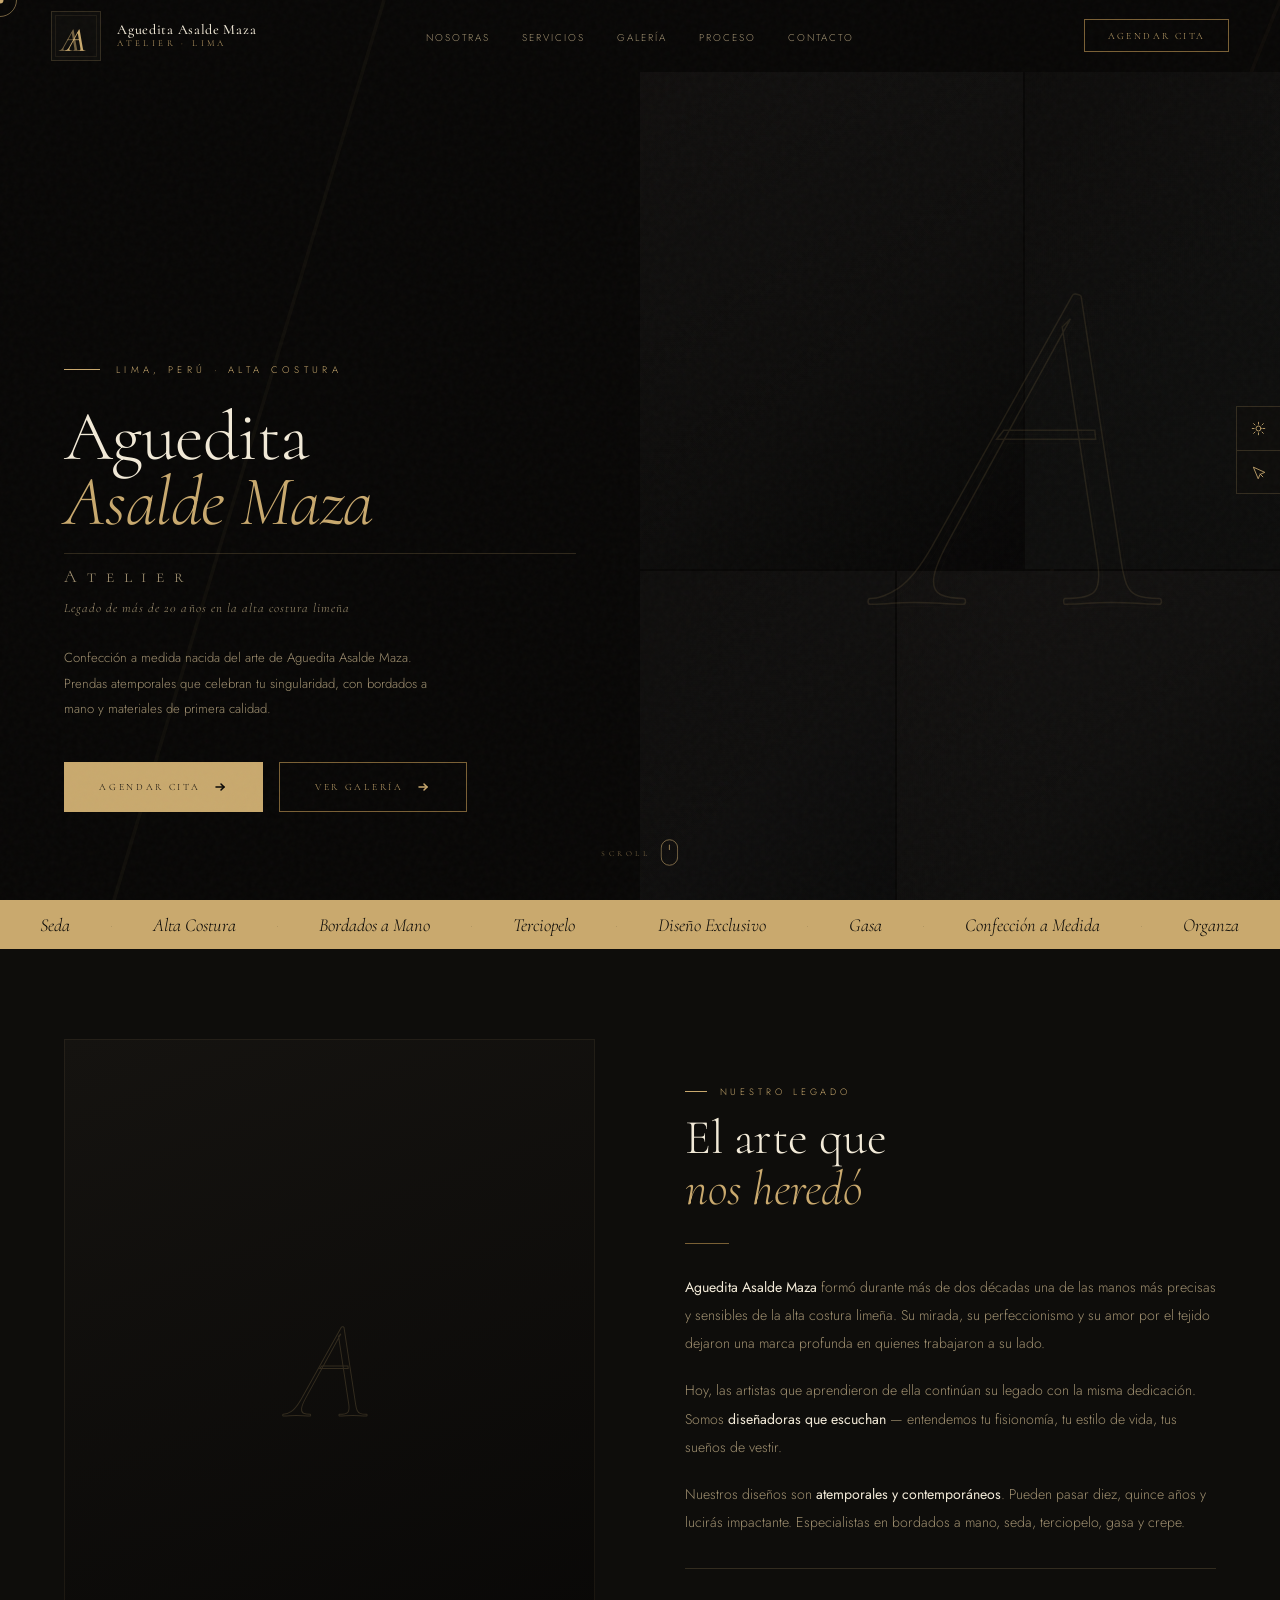
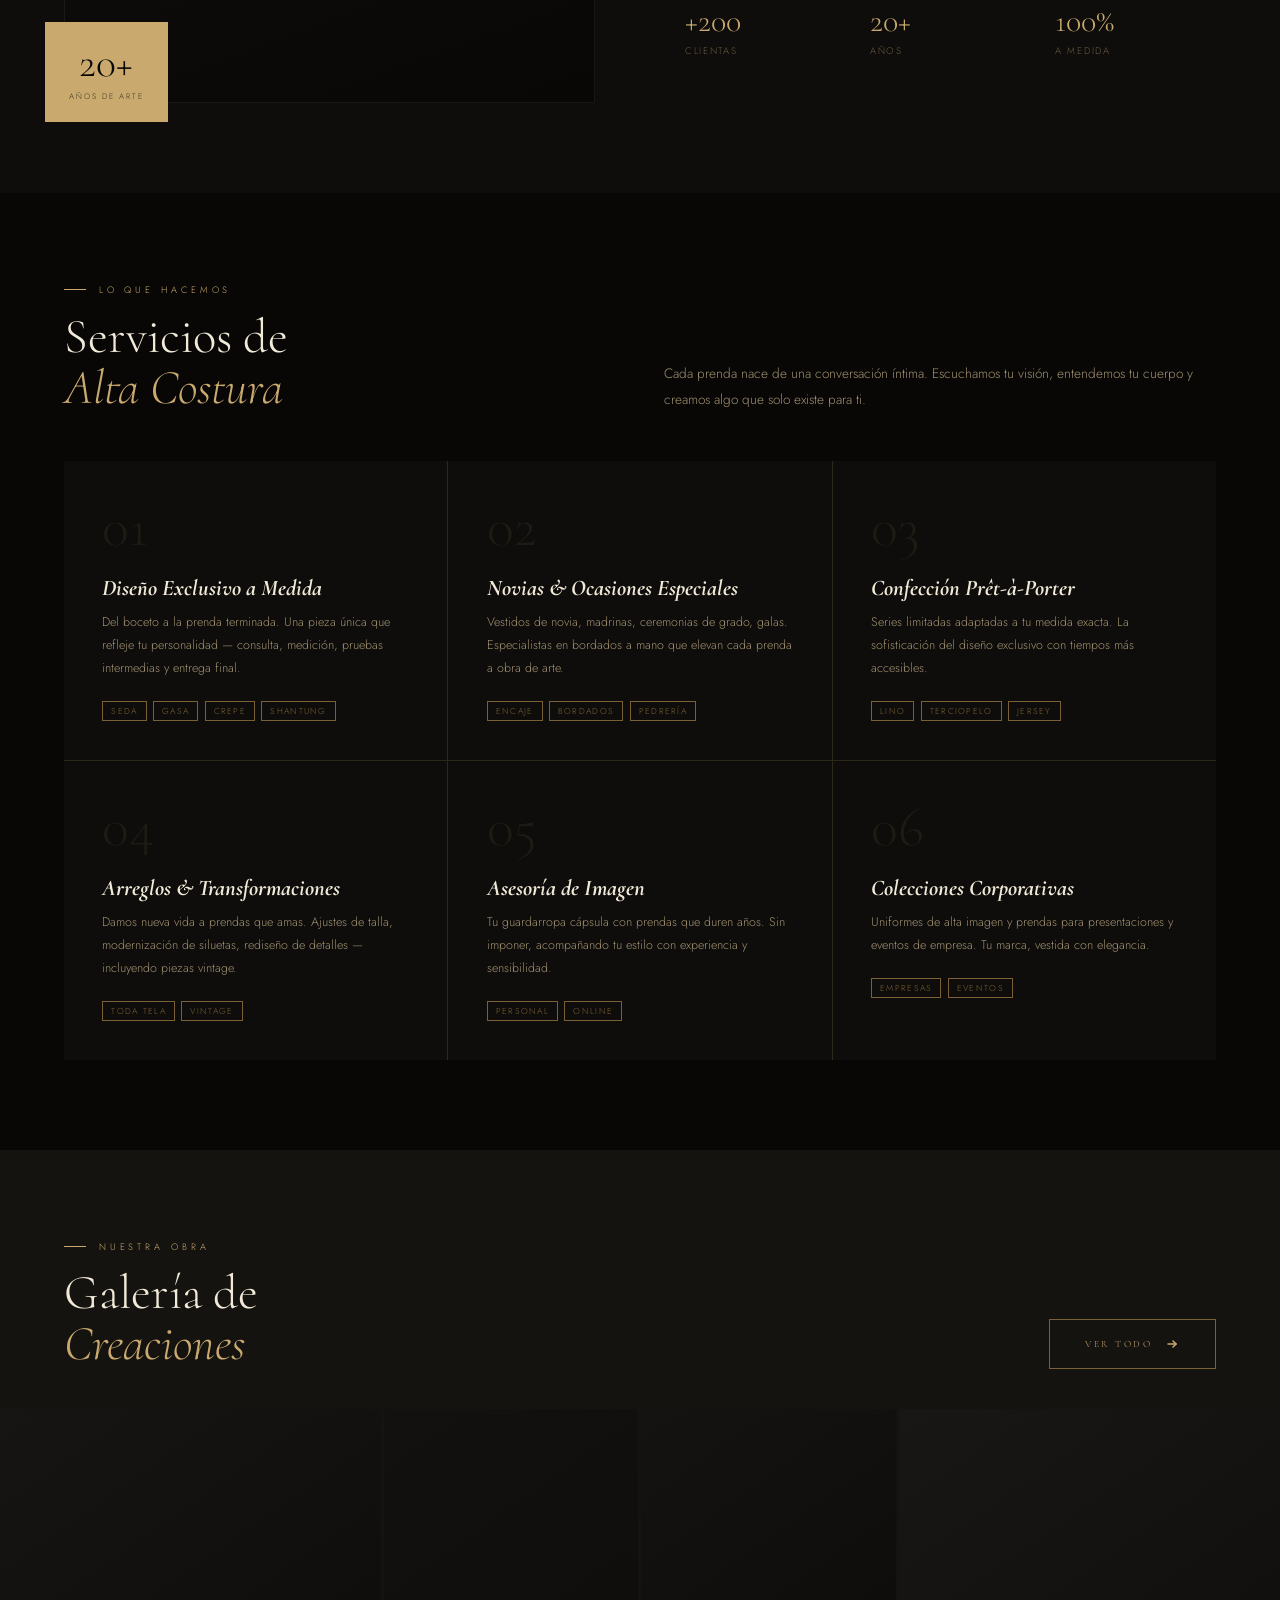
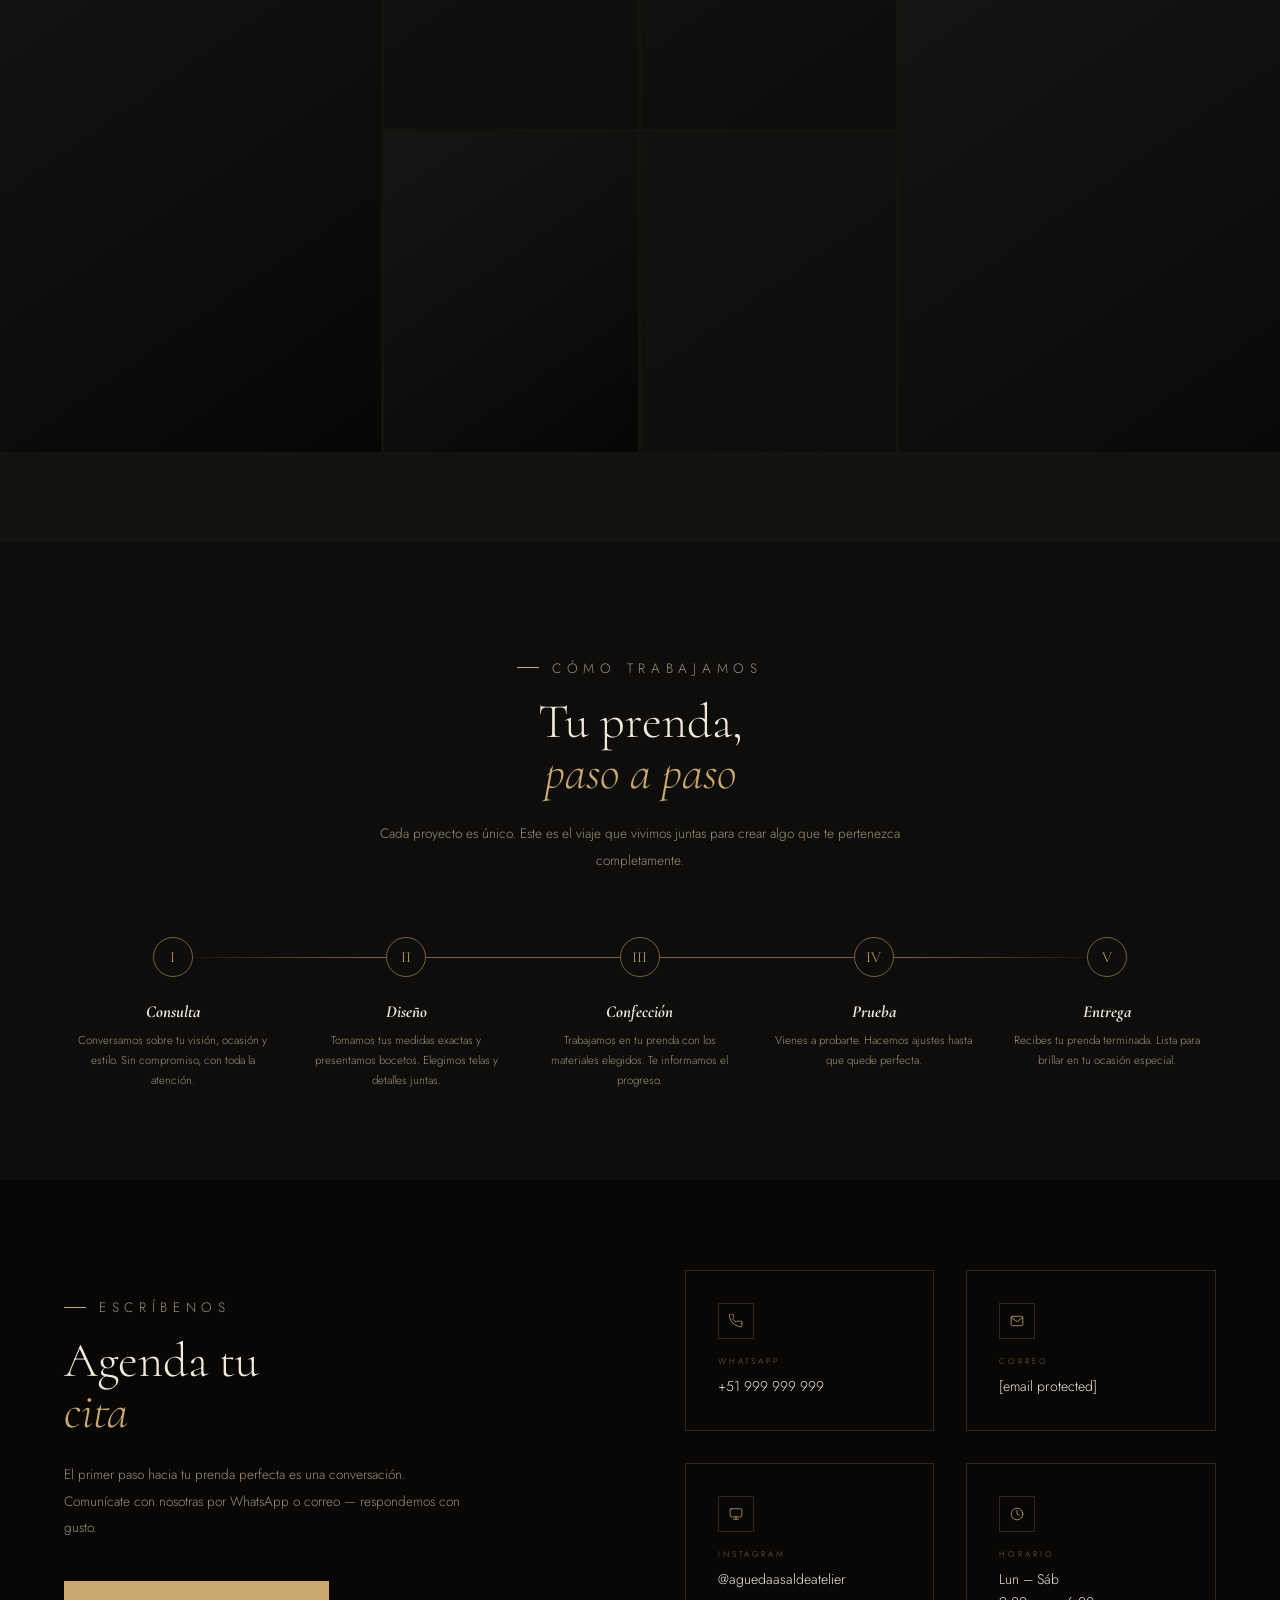
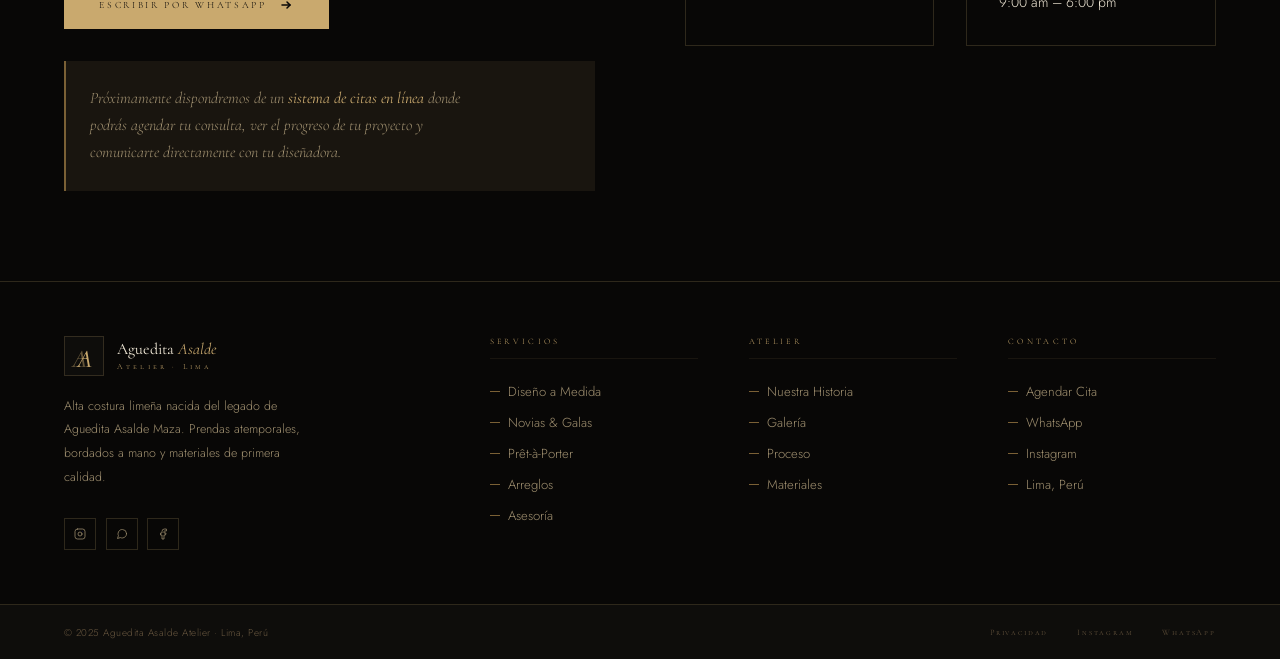
<file: aguedita-asalde-atelier-final2.html>
<!DOCTYPE html>
<html lang="es" data-theme="dark">
<head>
<meta charset="UTF-8">
<meta name="viewport" content="width=device-width, initial-scale=1.0">
<title>Aguedita Asalde Atelier · Alta Costura Lima</title>
<link rel="preconnect" href="https://fonts.googleapis.com">
<link href="https://fonts.googleapis.com/css2?family=Cormorant:ital,wght@0,300;0,400;0,500;0,600;1,300;1,400;1,600&family=Cormorant+SC:wght@300;400;500&family=Jost:wght@200;300;400;500&display=swap" rel="stylesheet">
<style>
/* ═══════════════════════════════════════════
   TOKENS — dark & light
═══════════════════════════════════════════ */
:root {
  --transition-theme: background 0.7s ease, color 0.7s ease, border-color 0.5s ease;

  /* DARK (default) */
  --bg:       #080706;
  --bg2:      #0e0d0b;
  --bg3:      #151310;
  --surface:  #1a1714;
  --gold:     #c9a96e;
  --gold2:    #e8d5a3;
  --gold3:    #7a6035;
  --text:     #f2ead8;
  --muted:    #a09070;
  --dim:      #6a5840;
  --border:   rgba(201,169,110,0.2);
  --border2:  rgba(201,169,110,0.09);
  --overlay:  rgba(8,7,6,0.55);
  --shadow:   rgba(0,0,0,0.6);
}
[data-theme="light"] {
  --bg:       #f5f0e8;
  --bg2:      #ede6d8;
  --bg3:      #e4dccb;
  --surface:  #faf6ef;
  --gold:     #8a6025;
  --gold2:    #b07830;
  --gold3:    #a07838;
  --text:     #18120a;
  --muted:    #5a4830;
  --dim:      #7a6040;
  --border:   rgba(138,96,37,0.25);
  --border2:  rgba(138,96,37,0.12);
  --overlay:  rgba(245,240,232,0.6);
  --shadow:   rgba(0,0,0,0.12);
}

/* ═══════════════════════════════════════════
   RESET & BASE
═══════════════════════════════════════════ */
*, *::before, *::after { box-sizing: border-box; margin: 0; padding: 0; }
html { scroll-behavior: smooth; font-size: 16px; }
body {
  background: var(--bg);
  color: var(--text);
  font-family: 'Jost', sans-serif;
  font-weight: 300;
  overflow-x: hidden;
  transition: var(--transition-theme);
  cursor: none;
}
body.default-cursor { cursor: auto; }
body.default-cursor * { cursor: auto !important; }
img { max-width: 100%; display: block; }

/* ═══════════════════════════════════════════
   CUSTOM CURSOR
═══════════════════════════════════════════ */
#cur-dot {
  position: fixed; width: 7px; height: 7px;
  background: var(--gold); border-radius: 50%;
  pointer-events: none; z-index: 9999;
  transform: translate(-50%,-50%);
  transition: background 0.3s;
}
#cur-ring {
  position: fixed; width: 34px; height: 34px;
  border: 1px solid rgba(201,169,110,0.55);
  border-radius: 50%;
  pointer-events: none; z-index: 9998;
  transform: translate(-50%,-50%);
  transition: width 0.3s, height 0.3s, border-color 0.3s;
}
#cur-dot.big   { width: 14px; height: 14px; background: rgba(201,169,110,0.35); }
#cur-ring.big  { width: 50px; height: 50px; border-color: var(--gold); }
body.default-cursor #cur-dot,
body.default-cursor #cur-ring { display: none; }

/* ═══════════════════════════════════════════
   GRAIN OVERLAY
═══════════════════════════════════════════ */
#grain {
  position: fixed; inset: 0;
  background-image: url("data:image/svg+xml,%3Csvg viewBox='0 0 200 200' xmlns='http://www.w3.org/2000/svg'%3E%3Cfilter id='n'%3E%3CfeTurbulence type='fractalNoise' baseFrequency='0.85' numOctaves='4' stitchTiles='stitch'/%3E%3C/filter%3E%3Crect width='100%25' height='100%25' filter='url(%23n)'/%3E%3C/svg%3E");
  opacity: 0.028; pointer-events: none; z-index: 9990;
  transition: opacity 0.5s;
}
[data-theme="light"] #grain { opacity: 0.015; }

/* ═══════════════════════════════════════════
   SIDE CONTROLS — right center (original)
═══════════════════════════════════════════ */
#side-controls {
  position: fixed;
  right: 0; top: 50%;
  transform: translateY(-50%);
  z-index: 500;
  display: flex;
  flex-direction: column;
  gap: 0;
}

.side-btn {
  width: 44px;
  height: 44px;
  background: var(--bg2);
  border: 1px solid var(--border);
  border-right: none;
  border-radius: 0;
  display: flex; align-items: center; justify-content: center;
  cursor: pointer;
  transition: background 0.3s, border-color 0.3s;
  position: relative;
  overflow: visible;
  box-shadow: none;
}
.side-btn:first-child { border-bottom: none; }
.side-btn:hover { background: var(--surface); border-color: var(--gold); transform: none; }

/* Tooltip — shows to the left */
.side-btn::before {
  content: attr(data-tip);
  position: absolute;
  right: calc(100% + 10px);
  top: 50%; transform: translateY(-50%);
  background: var(--bg3);
  border: 1px solid var(--border);
  color: var(--text);
  font-family: 'Jost', sans-serif;
  font-size: 0.52rem;
  letter-spacing: 0.18em;
  text-transform: uppercase;
  padding: 0.35rem 0.65rem;
  white-space: nowrap;
  opacity: 0;
  pointer-events: none;
  transition: opacity 0.3s;
}
.side-btn:hover::before { opacity: 1; }

/* Icons */
.icon-sun, .icon-moon, .icon-cursor-on, .icon-cursor-off {
  width: 15px; height: 15px;
  stroke: var(--gold); fill: none;
  stroke-width: 1.4; stroke-linecap: round;
}
[data-theme="dark"] .icon-sun  { display: block; }
[data-theme="dark"] .icon-moon { display: none; }
[data-theme="light"] .icon-sun  { display: none; }
[data-theme="light"] .icon-moon { display: block; }

.icon-cursor-on  { display: block; }
.icon-cursor-off { display: none; }
body.default-cursor .icon-cursor-on  { display: none; }
body.default-cursor .icon-cursor-off { display: block; }

/* Ripple */
.side-btn .ripple {
  position: absolute; inset: 0;
  background: radial-gradient(circle, rgba(201,169,110,0.3) 0%, transparent 70%);
  transform: scale(0); border-radius: 50%;
  animation: rippleAnim 0.5s ease-out forwards;
  pointer-events: none;
}
@keyframes rippleAnim { to { transform: scale(2.5); opacity: 0; } }

/* ═══════════════════════════════════════════
   NAV
═══════════════════════════════════════════ */
nav {
  position: fixed; top: 0; left: 0; right: 0; z-index: 300;
  height: 72px;
  display: flex; align-items: center; justify-content: space-between;
  padding: 0 clamp(1.5rem, 4vw, 3.5rem);
  border-bottom: 1px solid transparent;
  transition: var(--transition-theme), border-color 0.4s;
}
nav.scrolled {
  border-color: var(--border2);
  background: rgba(8,7,6,0.95);
  backdrop-filter: blur(10px);
}
[data-theme="light"] nav.scrolled {
  background: rgba(245,240,232,0.96);
}

/* ── LOGO ── */
.nav-logo {
  display: flex; align-items: center; gap: 1rem;
  text-decoration: none;
  flex-shrink: 0;
}

/* Monogram badge — AA ligature */
.logo-badge {
  width: 50px; height: 50px;
  border: 1px solid var(--border);
  position: relative;
  display: flex; align-items: center; justify-content: center;
  background: var(--bg2);
  flex-shrink: 0;
  transition: var(--transition-theme);
  overflow: hidden;
}
.logo-badge::before {
  content: '';
  position: absolute;
  top: 3px; left: 3px; right: 3px; bottom: 3px;
  border: 1px solid var(--border2);
}
.logo-aa {
  font-family: 'Cormorant', Georgia, serif;
  font-size: 1.85rem;
  font-style: italic;
  font-weight: 500;
  color: var(--gold);
  line-height: 1;
  letter-spacing: -0.08em;
  position: relative;
  z-index: 1;
  /* The double A ligature effect via text-shadow */
  text-shadow: 1px 0 0 var(--gold2);
}

.logo-text-wrap {
  display: flex; flex-direction: column;
  gap: 0.12rem;
}
.logo-name {
  font-family: 'Cormorant', Georgia, serif;
  font-size: clamp(0.78rem, 1.1vw, 0.92rem);
  font-weight: 500;
  letter-spacing: 0.05em;
  color: var(--text);
  transition: color 0.5s;
  line-height: 1.15;
}
.logo-sub {
  font-family: 'Cormorant SC', serif;
  font-size: clamp(0.48rem, 0.7vw, 0.6rem);
  letter-spacing: 0.38em;
  color: var(--gold);
  text-transform: uppercase;
  line-height: 1;
}

/* ── NAV LINKS ── */
.nav-links {
  display: flex; gap: clamp(1.5rem, 2.5vw, 2.8rem);
  list-style: none;
  position: absolute; left: 50%; transform: translateX(-50%);
}
.nav-links a {
  font-family: 'Jost', sans-serif;
  font-size: 0.62rem; letter-spacing: 0.2em;
  text-transform: uppercase; color: var(--muted);
  text-decoration: none;
  transition: color 0.3s;
  position: relative; padding-bottom: 3px;
}
.nav-links a::after {
  content: ''; position: absolute;
  bottom: 0; left: 0; width: 0; height: 1px;
  background: var(--gold);
  transition: width 0.3s;
}
.nav-links a:hover { color: var(--gold); }
.nav-links a:hover::after { width: 100%; }

/* ── NAV CTA ── */
.nav-cta {
  font-family: 'Cormorant SC', serif;
  font-size: 0.6rem; letter-spacing: 0.25em;
  text-transform: uppercase; color: var(--gold);
  border: 1px solid var(--gold3);
  padding: 0.6rem 1.4rem;
  text-decoration: none;
  transition: all 0.35s;
  position: relative; overflow: hidden;
  white-space: nowrap;
}
.nav-cta::before {
  content: ''; position: absolute; inset: 0;
  background: var(--gold);
  transform: translateX(-101%);
  transition: transform 0.35s ease;
}
.nav-cta:hover { color: var(--bg); }
.nav-cta:hover::before { transform: translateX(0); }
.nav-cta span { position: relative; z-index: 1; }

/* ── HAMBURGER ── */
.hamburger {
  display: none; flex-direction: column; gap: 5px;
  background: none; border: none; cursor: pointer; padding: 5px;
}
.hamburger span {
  width: 22px; height: 1px; background: var(--text);
  display: block; transition: all 0.3s;
}

/* ── MOBILE MENU ── */
.mob-menu {
  position: fixed; inset: 0; z-index: 280;
  background: var(--bg);
  display: flex; flex-direction: column;
  align-items: center; justify-content: center; gap: 2.2rem;
  transform: translateX(100%);
  transition: transform 0.55s cubic-bezier(0.76,0,0.24,1), background 0.5s;
}
.mob-menu.open { transform: none; }
.mob-menu a {
  font-family: 'Cormorant', serif;
  font-size: clamp(2rem, 6vw, 2.8rem);
  font-weight: 300; font-style: italic;
  color: var(--text); text-decoration: none;
  transition: color 0.3s;
}
.mob-menu a:hover { color: var(--gold); }
.mob-menu-cita {
  font-family: 'Cormorant SC', serif !important;
  font-size: clamp(0.85rem, 2.5vw, 1.1rem) !important;
  font-style: normal !important;
  font-weight: 400 !important;
  letter-spacing: 0.35em !important;
  color: var(--gold) !important;
  border-top: 1px solid var(--border);
  padding-top: 1.5rem;
  margin-top: 0.5rem;
  transition: opacity 0.3s !important;
}
.mob-menu-cita:hover { opacity: 0.7; color: var(--gold) !important; }

/* ═══════════════════════════════════════════
   HERO
═══════════════════════════════════════════ */
#hero {
  min-height: 100svh;
  padding-top: 72px;
  position: relative;
  display: grid;
  grid-template-columns: 1fr 1fr;
  overflow: hidden;
}

/* BIG A — mejorada con doble trazo y profundidad */
.hero-a-wrap {
  position: absolute;
  right: 8%;
  top: 50%;
  transform: translateY(-50%);
  pointer-events: none;
  user-select: none;
  z-index: 1;
}
.hero-a-outer {
  font-family: 'Cormorant', Georgia, serif;
  font-size: clamp(280px, 38vw, 520px);
  font-weight: 300;
  font-style: italic;
  color: transparent;
  -webkit-text-stroke: 1.5px rgba(201,169,110,0.12);
  line-height: 0.85;
  display: block;
  transition: -webkit-text-stroke-color 0.7s;
}
.hero-a-inner {
  position: absolute;
  inset: 0;
  display: flex; align-items: center; justify-content: center;
}
/* Inner glow A */
.hero-a-glow {
  font-family: 'Cormorant', Georgia, serif;
  font-size: clamp(280px, 38vw, 520px);
  font-weight: 300;
  font-style: italic;
  color: transparent;
  -webkit-text-stroke: 0.5px rgba(201,169,110,0.04);
  line-height: 0.85;
  transform: translate(4px, 4px);
  transition: -webkit-text-stroke-color 0.7s;
}
[data-theme="light"] .hero-a-outer {
  -webkit-text-stroke-color: rgba(154,112,53,0.1);
}
[data-theme="light"] .hero-a-glow {
  -webkit-text-stroke-color: rgba(154,112,53,0.04);
}

/* Diagonal decorative lines */
.hero-lines {
  position: absolute; inset: 0;
  pointer-events: none;
  z-index: 0;
}

/* Left content */
.hero-left {
  position: relative; z-index: 2;
  display: flex; flex-direction: column;
  justify-content: flex-end;
  padding: 0 clamp(2rem,5vw,5rem) clamp(5.5rem,9vh,9rem) clamp(3.5rem,5vw,6rem);
}

.hero-eyebrow {
  display: flex; align-items: center; gap: 1rem;
  font-family: 'Jost', sans-serif;
  font-size: 0.6rem; letter-spacing: 0.45em;
  text-transform: uppercase; color: var(--gold);
  margin-bottom: 1.8rem;
  opacity: 0; animation: fadeUp 1s ease 0.3s forwards;
}
.hero-eyebrow::before {
  content: ''; width: 36px; height: 1px;
  background: var(--gold); flex-shrink: 0;
}

.hero-title {
  font-family: 'Cormorant', Georgia, serif;
  font-weight: 300;
  line-height: 0.92;
  margin-bottom: 1rem;
  opacity: 0; animation: fadeUp 1s ease 0.5s forwards;
}
/* "Aguedita Asalde Maza" — first line normal */
.hero-title .hn {
  font-size: clamp(2.8rem, 5.5vw, 6.5rem);
  display: block;
  color: var(--text);
  letter-spacing: -0.01em;
  white-space: nowrap;
}
/* "Asalde" — italic gold, same size, inline with above */
.hero-title .hi {
  font-size: clamp(2.8rem, 5.5vw, 6.5rem);
  display: block;
  font-style: italic;
  color: var(--gold);
  letter-spacing: -0.01em;
}
/* "Maza" — same line as Asalde, normal weight */
.hero-title .hm {
  font-size: clamp(2.8rem, 5.5vw, 6.5rem);
  display: block;
  color: var(--text);
  letter-spacing: -0.01em;
}
/* "Atelier" alone below, small spaced caps */
.hero-title .hs {
  font-family: 'Cormorant SC', serif;
  font-size: clamp(0.85rem, 1.4vw, 1.3rem);
  display: block;
  color: var(--muted);
  letter-spacing: 0.55em;
  margin-top: 1.1rem;
  font-style: normal;
  font-weight: 300;
  border-top: 1px solid var(--border);
  padding-top: 0.9rem;
}

.hero-maza {
  font-family: 'Cormorant', serif;
  font-size: clamp(0.72rem, 1vw, 0.85rem);
  font-style: italic;
  color: var(--muted);
  letter-spacing: 0.08em;
  margin-bottom: 1.8rem;
  opacity: 0; animation: fadeUp 1s ease 0.65s forwards;
}

.hero-body {
  font-size: clamp(0.82rem, 1vw, 0.9rem);
  line-height: 1.95;
  color: var(--muted);
  max-width: 380px;
  margin-bottom: 2.5rem;
  opacity: 0; animation: fadeUp 1s ease 0.8s forwards;
}

.hero-btns {
  display: flex; gap: 1rem; flex-wrap: wrap;
  opacity: 0; animation: fadeUp 1s ease 1s forwards;
}

/* ── BUTTONS ── */
.btn-fill {
  display: inline-flex; align-items: center; gap: 0.7rem;
  font-family: 'Cormorant SC', serif;
  font-size: 0.6rem; letter-spacing: 0.28em;
  text-transform: uppercase;
  background: var(--gold); color: var(--bg);
  padding: 1rem 2.2rem; text-decoration: none;
  transition: all 0.35s; position: relative; overflow: hidden;
}
.btn-fill::before {
  content: ''; position: absolute; inset: 0;
  background: var(--gold2);
  transform: scaleX(0); transform-origin: left;
  transition: transform 0.35s ease;
}
.btn-fill:hover::before { transform: scaleX(1); }
.btn-fill span, .btn-fill .arr { position: relative; z-index: 1; }
.arr {
  width: 16px; height: 16px;
  stroke: currentColor; fill: none;
  stroke-width: 1.5; stroke-linecap: round;
  transition: transform 0.3s;
}
.btn-fill:hover .arr { transform: translateX(4px); }
.btn-line {
  display: inline-flex; align-items: center; gap: 0.7rem;
  font-family: 'Cormorant SC', serif;
  font-size: 0.6rem; letter-spacing: 0.28em;
  text-transform: uppercase;
  color: var(--gold); border: 1px solid var(--gold3);
  padding: 1rem 2.2rem; text-decoration: none;
  transition: all 0.35s;
}
.btn-line:hover { border-color: var(--gold); background: rgba(201,169,110,0.06); }
.btn-line:hover .arr { transform: translateX(4px); }

/* Scroll indicator — mouse icon + "scroll" label, centered below buttons */
.hero-scroll {
  position: absolute;
  bottom: clamp(1.8rem, 3.5vh, 3rem);
  left: 50%;
  transform: translateX(-50%);
  display: flex;
  flex-direction: row;
  align-items: center;
  gap: 0.65rem;
  z-index: 10;
  opacity: 0;
  animation: fadeIn 1s ease 1.5s forwards;
  pointer-events: none;
}
.hero-scroll-label {
  font-family: 'Cormorant SC', serif;
  font-size: 0.48rem;
  letter-spacing: 0.45em;
  text-transform: uppercase;
  color: var(--gold);
  opacity: 0.65;
}
.hero-scroll-mouse {
  width: 18px; height: 30px;
  color: var(--gold);
  opacity: 0.65;
  flex-shrink: 0;
}
.hero-scroll-wheel {
  animation: wheelScroll 1.8s ease infinite;
}
@keyframes wheelScroll {
  0%   { opacity: 1; transform: translateY(0); }
  60%  { opacity: 0; transform: translateY(5px); }
  100% { opacity: 0; transform: translateY(5px); }
}

/* Right photo area */
.hero-right {
  position: relative; overflow: hidden; z-index: 0;
}
.hero-right-grid {
  position: absolute; inset: 0;
  display: grid;
  grid-template-rows: 60% 40%;
  gap: 2px;
}
.hr-row { display: grid; gap: 2px; }
.hr-row:first-child { grid-template-columns: 3fr 2fr; }
.hr-row:last-child  { grid-template-columns: 2fr 3fr; }
.hr-cell {
  overflow: hidden; position: relative;
}
.hr-cell .ph {
  width: 100%; height: 100%;
  transition: transform 0.8s ease, filter 0.6s ease;
}
.hr-cell:hover .ph { transform: scale(1.04); }
.hr-cell::after {
  content: ''; position: absolute; inset: 0;
  background: linear-gradient(135deg, rgba(8,7,6,0.45), transparent 60%);
  transition: opacity 0.5s;
}
/* Light mode overlay */
[data-theme="light"] .hr-cell::after {
  background: linear-gradient(135deg, rgba(245,240,232,0.35), transparent 50%);
}

/* Photo placeholders */
.ph { background: var(--bg3); }
.ph-a { background: linear-gradient(145deg,#1e1a16,#0e0c0a); filter: saturate(0.3) contrast(1.05); }
.ph-b { background: linear-gradient(145deg,#181614,#141210); filter: saturate(0.3) contrast(1.05); }
.ph-c { background: linear-gradient(145deg,#1c1814,#121010); filter: saturate(0.3) contrast(1.05); }
.ph-d { background: linear-gradient(145deg,#201c18,#100e0c); filter: saturate(0.3) contrast(1.05); }
[data-theme="light"] .ph-a { background: linear-gradient(145deg,#ddd4c0,#c8baa0); filter: saturate(0.6); }
[data-theme="light"] .ph-b { background: linear-gradient(145deg,#d0c4b0,#baaC90); filter: saturate(0.6); }
[data-theme="light"] .ph-c { background: linear-gradient(145deg,#c8bca8,#b4a68a); filter: saturate(0.6); }
[data-theme="light"] .ph-d { background: linear-gradient(145deg,#d4c8b4,#beb098); filter: saturate(0.6); }

/* ═══════════════════════════════════════════
   MARQUEE STRIP
═══════════════════════════════════════════ */
.marquee-strip {
  background: var(--gold);
  padding: 0.85rem 0; overflow: hidden;
  transition: background 0.7s;
}
[data-theme="light"] .marquee-strip { background: var(--bg3); }

.mq-inner {
  display: flex; animation: marquee 28s linear infinite;
  will-change: transform;
}
.mq-item {
  font-family: 'Cormorant', serif;
  font-size: 1.15rem; font-style: italic; font-weight: 300;
  white-space: nowrap; padding: 0 2.5rem;
  color: var(--bg);
  transition: color 0.5s;
}
[data-theme="light"] .mq-item { color: var(--text); }
.mq-sep { align-self: center; color: rgba(8,7,6,0.25); font-size: 0.65rem; }
[data-theme="light"] .mq-sep { color: rgba(28,22,16,0.2); }

/* ═══════════════════════════════════════════
   SECTION SHARED
═══════════════════════════════════════════ */
.eyebrow {
  font-family: 'Jost', sans-serif;
  font-size: 0.58rem; letter-spacing: 0.42em;
  text-transform: uppercase; color: var(--gold);
  display: flex; align-items: center; gap: 0.8rem;
  margin-bottom: 0.9rem;
}
.eyebrow::before {
  content: ''; width: 22px; height: 1px;
  background: var(--gold); flex-shrink: 0;
}
.section-h {
  font-family: 'Cormorant', Georgia, serif;
  font-weight: 300;
  font-size: clamp(2rem, 3.8vw, 4rem);
  line-height: 1.05; color: var(--text);
  transition: color 0.5s;
}
.section-h em { font-style: italic; color: var(--gold); }
.gold-rule { width: 44px; height: 1px; background: var(--gold3); margin: 1.8rem 0; }

/* ═══════════════════════════════════════════
   NOSOTRAS
═══════════════════════════════════════════ */
#nosotras {
  padding: clamp(5rem,10vh,9rem) clamp(1.5rem,5vw,5rem);
  background: var(--bg2);
  display: grid;
  grid-template-columns: 1fr 1fr;
  gap: clamp(3rem,7vw,8rem);
  align-items: center;
  transition: background 0.7s;
}

.nos-media { position: relative; }
.nos-frame {
  position: relative; aspect-ratio: 4/5; overflow: hidden;
}
.nos-frame::before {
  content: ''; position: absolute;
  top: -10px; left: -10px; right: 10px; bottom: 10px;
  border: 1px solid var(--border); z-index: 0;
  transition: border-color 0.5s;
}
.nos-frame::after {
  content: ''; position: absolute; inset: 0;
  border: 1px solid var(--border2);
  z-index: 2; pointer-events: none;
}
.nos-frame-inner {
  position: relative; z-index: 1;
  width: 100%; height: 100%; overflow: hidden;
}
.nos-ph {
  width: 100%; height: 100%;
  background: linear-gradient(160deg, var(--bg3), var(--bg));
  display: flex; align-items: center; justify-content: center;
  transition: background 0.7s;
}
.nos-ph-a {
  font-family: 'Cormorant', serif;
  font-size: 140px; font-style: italic;
  color: transparent;
  -webkit-text-stroke: 1px var(--border);
  transition: -webkit-text-stroke-color 0.5s;
}

.nos-badge {
  position: absolute; bottom: -1.2rem; left: -1.2rem;
  background: var(--gold); color: var(--bg);
  padding: 1.3rem 1.5rem; z-index: 5; text-align: center;
  transition: background 0.5s;
  min-width: 100px;
}
.nos-badge-n {
  font-family: 'Cormorant', serif;
  font-size: 2.6rem; font-weight: 300; line-height: 1;
}
.nos-badge-l {
  font-family: 'Jost', sans-serif;
  font-size: 0.5rem; letter-spacing: 0.25em;
  text-transform: uppercase; margin-top: 0.3rem;
  color: rgba(8,7,6,0.7);
}

.nos-text p {
  font-size: clamp(0.85rem,1.1vw,0.95rem);
  line-height: 2; color: var(--muted);
  margin-bottom: 1.2rem;
  transition: color 0.5s;
}
.nos-text p strong { color: var(--text); font-weight: 400; }

.nos-stats {
  display: grid; grid-template-columns: repeat(3,1fr);
  gap: 1.5rem; margin-top: 2rem; padding-top: 2rem;
  border-top: 1px solid var(--border);
}
.ns-num {
  font-family: 'Cormorant', serif;
  font-size: 2rem; font-weight: 300; color: var(--gold);
}
.ns-label {
  font-size: 0.6rem; letter-spacing: 0.18em;
  text-transform: uppercase; color: var(--dim);
  margin-top: 0.2rem;
}

/* ═══════════════════════════════════════════
   SERVICIOS
═══════════════════════════════════════════ */
#servicios {
  padding: clamp(5rem,10vh,9rem) clamp(1.5rem,5vw,5rem);
  background: var(--bg);
  transition: background 0.7s;
}
.sv-head {
  display: grid; grid-template-columns: 1fr 1fr;
  gap: 3rem; margin-bottom: clamp(3rem,5vh,5rem);
  align-items: end;
}
.sv-intro {
  font-size: clamp(0.85rem,1vw,0.92rem);
  line-height: 1.95; color: var(--muted);
}

.sv-grid {
  display: grid; grid-template-columns: repeat(3,1fr);
  gap: 1px; background: var(--border);
}
.sv-card {
  background: var(--bg2); padding: clamp(2rem,3vw,2.8rem);
  position: relative; overflow: hidden; transition: background 0.4s;
}
.sv-card::after {
  content: ''; position: absolute;
  bottom: 0; left: 0; right: 0; height: 1px;
  background: var(--gold);
  transform: scaleX(0); transform-origin: left;
  transition: transform 0.45s ease;
}
.sv-card:hover { background: var(--bg3); }
.sv-card:hover::after { transform: scaleX(1); }
.sv-num {
  font-family: 'Cormorant', serif;
  font-size: 3.5rem; font-weight: 300;
  color: var(--border2); line-height: 1; margin-bottom: 1.2rem;
  transition: color 0.5s;
}
.sv-title {
  font-family: 'Cormorant', serif;
  font-size: 1.4rem; font-style: italic;
  color: var(--text); margin-bottom: 0.6rem;
  transition: color 0.5s;
}
.sv-desc {
  font-size: 0.78rem; line-height: 1.85; color: var(--muted);
}
.sv-tags { display: flex; flex-wrap: wrap; gap: 0.4rem; margin-top: 1.3rem; }
.sv-tag {
  font-size: 0.54rem; letter-spacing: 0.15em;
  text-transform: uppercase; color: var(--gold3);
  border: 1px solid var(--gold3); padding: 0.2rem 0.5rem;
  transition: color 0.5s, border-color 0.5s;
}

/* ═══════════════════════════════════════════
   GALERÍA
═══════════════════════════════════════════ */
#galeria {
  padding: clamp(5rem,10vh,9rem) 0;
  background: var(--bg3); transition: background 0.7s;
}
.gl-head {
  padding: 0 clamp(1.5rem,5vw,5rem);
  margin-bottom: clamp(2.5rem,4vh,4rem);
  display: flex; justify-content: space-between; align-items: flex-end;
}
.gl-grid {
  display: grid;
  grid-template-columns: 3fr 2fr 2fr 3fr;
  grid-template-rows: 320px 320px;
  gap: 3px;
}
.gl-cell { overflow: hidden; position: relative; }
.gl-cell:nth-child(1) { grid-row: span 2; }
.gl-cell:nth-child(4) { grid-row: span 2; }
.gl-cell .ph {
  width: 100%; height: 100%;
  transition: filter 0.6s, transform 0.7s;
  filter: saturate(0.45) contrast(1.05);
}
.gl-cell:hover .ph { filter: saturate(0.8) contrast(1.0); transform: scale(1.04); }
[data-theme="light"] .gl-cell .ph { filter: saturate(0.6); }
[data-theme="light"] .gl-cell:hover .ph { filter: saturate(0.85); }
.gl-ov {
  position: absolute; inset: 0;
  background: rgba(8,7,6,0);
  display: flex; align-items: flex-end; padding: 1.5rem;
  transition: background 0.4s;
}
.gl-cell:hover .gl-ov { background: rgba(8,7,6,0.45); }
[data-theme="light"] .gl-cell:hover .gl-ov { background: rgba(8,7,6,0.3); }
.gl-lbl {
  font-family: 'Cormorant', serif; font-size: 1rem; font-style: italic;
  color: var(--gold2); opacity: 0; transform: translateY(8px);
  transition: all 0.4s;
}
.gl-cell:hover .gl-lbl { opacity: 1; transform: none; }

/* ═══════════════════════════════════════════
   PROCESO
═══════════════════════════════════════════ */
#proceso {
  padding: clamp(5rem,10vh,9rem) clamp(1.5rem,5vw,5rem);
  background: var(--bg2); transition: background 0.7s;
}
.pr-head {
  text-align: center; max-width: 560px;
  margin: 0 auto clamp(4rem,7vh,6rem);
}
.pr-head .eyebrow { justify-content: center; }
.pr-head p { font-size: 0.85rem; line-height: 1.95; color: var(--muted); margin-top: 1.4rem; }

.pr-steps {
  display: grid; grid-template-columns: repeat(5,1fr);
  position: relative; gap: 1rem;
}
.pr-steps::before {
  content: ''; position: absolute;
  top: 20px; left: 10%; right: 10%; height: 1px;
  background: linear-gradient(to right, transparent, var(--gold3) 20%, var(--gold3) 80%, transparent);
}
.pr-step { text-align: center; padding: 0 0.5rem; }
.pr-dot {
  width: 40px; height: 40px;
  border: 1px solid var(--gold3); border-radius: 50%;
  display: flex; align-items: center; justify-content: center;
  margin: 0 auto 1.5rem; background: var(--bg2);
  position: relative; z-index: 1;
  transition: border-color 0.35s, background 0.35s;
}
.pr-step:hover .pr-dot { border-color: var(--gold); background: var(--border2); }
.pr-dot span {
  font-family: 'Cormorant', serif;
  font-size: 0.95rem; color: var(--gold);
}
.pr-step h3 {
  font-family: 'Cormorant', serif;
  font-size: 1.05rem; font-style: italic;
  color: var(--text); margin-bottom: 0.5rem;
  transition: color 0.5s;
}
.pr-step p { font-size: 0.72rem; line-height: 1.75; color: var(--muted); }

/* ═══════════════════════════════════════════
   CONTACTO (sin formulario — solo datos)
═══════════════════════════════════════════ */
#contacto {
  padding: clamp(5rem,10vh,9rem) clamp(1.5rem,5vw,5rem);
  background: var(--bg);
  display: grid; grid-template-columns: 1fr 1fr;
  gap: clamp(3rem,7vw,8rem); align-items: start;
  transition: background 0.7s;
}
.ct-text p {
  font-size: clamp(0.85rem,1vw,0.92rem);
  line-height: 1.95; color: var(--muted);
  margin-top: 1.5rem; max-width: 400px;
}

.ct-cta-wrap { margin-top: 2.5rem; }

.ct-info-grid {
  display: grid;
  grid-template-columns: 1fr 1fr;
  gap: 2rem;
}
.ct-info-card {
  padding: 2rem;
  border: 1px solid var(--border);
  transition: border-color 0.4s, background 0.4s;
}
.ct-info-card:hover { border-color: var(--gold); background: var(--border2); }
.ct-info-icon {
  width: 36px; height: 36px;
  margin-bottom: 1rem;
  display: flex; align-items: center; justify-content: center;
  border: 1px solid var(--border);
}
.ct-info-icon svg {
  width: 14px; height: 14px;
  stroke: var(--gold); fill: none;
  stroke-width: 1.3; stroke-linecap: round; stroke-linejoin: round;
}
.ct-info-label {
  font-family: 'Jost', sans-serif;
  font-size: 0.52rem; letter-spacing: 0.35em;
  text-transform: uppercase; color: var(--gold3);
  margin-bottom: 0.5rem;
}
.ct-info-value {
  font-size: 0.88rem; color: var(--text);
  line-height: 1.6; font-weight: 300;
  transition: color 0.5s;
}
.ct-info-value a {
  color: inherit; text-decoration: none;
  transition: color 0.3s;
}
.ct-info-value a:hover { color: var(--gold); }

.ct-note {
  margin-top: 2rem;
  padding: 1.5rem;
  border-left: 2px solid var(--gold3);
  background: var(--border2);
}
.ct-note p {
  font-family: 'Cormorant', serif;
  font-size: 1rem; font-style: italic;
  color: var(--muted); line-height: 1.7;
  margin: 0;
}
.ct-note strong { color: var(--gold); font-weight: 400; }

/* ═══════════════════════════════════════════
   FOOTER — redesigned
═══════════════════════════════════════════ */
footer {
  background: var(--bg);
  border-top: 1px solid var(--border);
  transition: background 0.7s, border-color 0.5s;
}

/* Top band with brand */
.ft-top {
  padding: clamp(3rem,6vh,5rem) clamp(1.5rem,5vw,5rem);
  display: grid;
  grid-template-columns: 1.8fr 1fr 1fr 1fr;
  gap: clamp(2rem,4vw,4rem);
  border-bottom: 1px solid var(--border);
}

/* Brand column */
.ft-brand-col {}
.ft-brand-logo {
  display: flex; align-items: center; gap: 0.8rem;
  margin-bottom: 1.2rem;
}
.ft-logo-badge {
  width: 40px; height: 40px;
  border: 1px solid var(--border);
  display: flex; align-items: center; justify-content: center;
  background: var(--bg2);
  flex-shrink: 0;
  transition: var(--transition-theme);
}
.ft-logo-badge svg { display: block; }
.ft-brand-name {
  font-family: 'Cormorant', serif;
  font-size: 1rem; font-weight: 400;
  color: var(--text);
  line-height: 1.2;
  transition: color 0.5s;
}
.ft-brand-name em { font-style: italic; color: var(--gold); }
.ft-brand-sub {
  font-family: 'Cormorant SC', serif;
  font-size: 0.5rem; letter-spacing: 0.4em;
  color: var(--gold); display: block; margin-top: 0.15rem;
}
.ft-tagline {
  font-size: 0.78rem; line-height: 1.9;
  color: var(--muted); max-width: 260px;
  margin-bottom: 1.8rem;
  transition: color 0.5s;
}

/* Social links in footer */
.ft-socials { display: flex; gap: 0.6rem; }
.ft-soc-link {
  width: 32px; height: 32px;
  border: 1px solid var(--border);
  display: flex; align-items: center; justify-content: center;
  text-decoration: none;
  transition: border-color 0.3s, background 0.3s;
}
.ft-soc-link:hover { border-color: var(--gold); background: var(--border2); }
.ft-soc-link svg {
  width: 12px; height: 12px;
  stroke: var(--muted); fill: none;
  stroke-width: 1.5; stroke-linecap: round;
  transition: stroke 0.3s;
}
.ft-soc-link:hover svg { stroke: var(--gold); }

/* Link columns */
.ft-col {}
.ft-col-title {
  font-family: 'Cormorant SC', serif;
  font-size: 0.52rem; letter-spacing: 0.4em;
  text-transform: uppercase; color: var(--gold);
  margin-bottom: 1.4rem;
  padding-bottom: 0.8rem;
  border-bottom: 1px solid var(--border2);
  display: block;
}
.ft-links { list-style: none; display: flex; flex-direction: column; gap: 0.75rem; }
.ft-links a {
  font-size: 0.82rem; color: var(--muted);
  text-decoration: none; transition: color 0.3s;
  display: flex; align-items: center; gap: 0.5rem;
  font-weight: 300;
}
.ft-links a::before {
  content: ''; width: 10px; height: 1px;
  background: var(--gold3);
  flex-shrink: 0; transition: width 0.3s, background 0.3s;
}
.ft-links a:hover { color: var(--text); }
.ft-links a:hover::before { width: 16px; background: var(--gold); }

/* Bottom bar */
.ft-bottom {
  padding: 1.2rem clamp(1.5rem,5vw,5rem);
  display: flex; justify-content: space-between; align-items: center;
  background: var(--bg2);
  transition: background 0.7s;
}
.ft-copy {
  font-size: 0.62rem; color: var(--dim);
  letter-spacing: 0.05em;
  font-weight: 300;
}
.ft-bottom-links {
  display: flex; gap: 1.8rem;
}
.ft-bottom-links a {
  font-family: 'Cormorant SC', serif;
  font-size: 0.52rem; letter-spacing: 0.22em;
  color: var(--dim); text-decoration: none; transition: color 0.3s;
}
.ft-bottom-links a:hover { color: var(--gold); }

/* ═══════════════════════════════════════════
   REVEAL ON SCROLL
═══════════════════════════════════════════ */
.rv {
  opacity: 0; transform: translateY(20px);
  transition: opacity 0.9s ease, transform 0.9s ease;
}
.rv.in { opacity: 1; transform: none; }
.d1 { transition-delay: 0.12s; }
.d2 { transition-delay: 0.24s; }
.d3 { transition-delay: 0.36s; }
.d4 { transition-delay: 0.48s; }
.d5 { transition-delay: 0.60s; }

/* ═══════════════════════════════════════════
   ANIMATIONS
═══════════════════════════════════════════ */
@keyframes fadeUp  { from { opacity:0; transform:translateY(22px); } to { opacity:1; transform:none; } }
@keyframes fadeIn  { from { opacity:0; } to { opacity:1; } }
@keyframes scrollPulse { 0%,100%{opacity:0.4;} 50%{opacity:1;} }
@keyframes marquee { from { transform:translateX(0); } to { transform:translateX(-50%); } }

/* ═══════════════════════════════════════════
   RESPONSIVE
═══════════════════════════════════════════ */
@media (max-width: 1100px) {
  #hero { grid-template-columns: 1fr; }
  .hero-right { display: none; }
  .hero-left { justify-content: flex-end; min-height: calc(100svh - 72px); padding: 0 clamp(2rem,5vw,5rem) clamp(5rem,8vh,8rem) clamp(3.5rem,5vw,5rem); }
  .hero-a-wrap { opacity: 0.65; }
  #nosotras { grid-template-columns: 1fr; gap: 3rem; }
  .sv-grid { grid-template-columns: 1fr 1fr; }
  .sv-head { grid-template-columns: 1fr; gap: 1.5rem; }
  .gl-grid { grid-template-columns: 1fr 1fr; grid-template-rows: auto; }
  .gl-cell:nth-child(1), .gl-cell:nth-child(4) { grid-row: span 1; }
  .gl-cell { height: 250px; }
  .pr-steps { grid-template-columns: 1fr 1fr; gap: 2rem; }
  .pr-steps::before { display: none; }
  #contacto { grid-template-columns: 1fr; gap: 3.5rem; }
  .ft-top { grid-template-columns: 1fr 1fr; gap: 2.5rem; }
}
@media (max-width: 768px) {
  .nav-links, .nav-cta { display: none; }
  .hamburger { display: flex; }
  .hero-a-outer { font-size: clamp(200px, 60vw, 280px); }
  .sv-grid { grid-template-columns: 1fr; }
  .ct-info-grid { grid-template-columns: 1fr; }
  .pr-steps { grid-template-columns: 1fr; }
  .ft-top { grid-template-columns: 1fr; gap: 2rem; }
  .ft-bottom { flex-direction: column; gap: 0.8rem; text-align: center; }
  .gl-cell { height: 200px; }
  #side-controls { top: auto; bottom: 2rem; transform: none; }
}
@media (max-width: 480px) {
  .hero-title .hn, .hero-title .hi { font-size: 2.6rem; }
  .hero-btns { flex-direction: column; align-items: flex-start; }
  .nos-stats { grid-template-columns: 1fr 1fr; }
  .nos-badge { left: auto; right: 0; bottom: -0.8rem; }
  .ft-top { grid-template-columns: 1fr; }
}
</style>
</head>
<body>

<!-- Cursor -->
<div id="cur-dot"></div>
<div id="cur-ring"></div>

<!-- Grain -->
<div id="grain"></div>

<!-- Side controls -->
<div id="side-controls">
  <button class="side-btn" id="themeBtn" data-tip="Modo claro / oscuro" onclick="toggleTheme(this)" aria-label="Cambiar tema">
    <!-- Sun icon (shown in dark mode) -->
    <svg class="icon-sun" viewBox="0 0 24 24">
      <circle cx="12" cy="12" r="4"/>
      <line x1="12" y1="2" x2="12" y2="5"/>
      <line x1="12" y1="19" x2="12" y2="22"/>
      <line x1="4.22" y1="4.22" x2="6.34" y2="6.34"/>
      <line x1="17.66" y1="17.66" x2="19.78" y2="19.78"/>
      <line x1="2" y1="12" x2="5" y2="12"/>
      <line x1="19" y1="12" x2="22" y2="12"/>
      <line x1="4.22" y1="19.78" x2="6.34" y2="17.66"/>
      <line x1="17.66" y1="6.34" x2="19.78" y2="4.22"/>
    </svg>
    <!-- Moon icon (shown in light mode) -->
    <svg class="icon-moon" viewBox="0 0 24 24">
      <path d="M21 12.79A9 9 0 1111.21 3 7 7 0 0021 12.79z"/>
    </svg>
  </button>
  <button class="side-btn" id="cursorBtn" data-tip="Cursor personalizado" onclick="toggleCursor(this)" aria-label="Cambiar cursor">
    <!-- Cursor on -->
    <svg class="icon-cursor-on" viewBox="0 0 24 24">
      <path d="M4 4l7.5 18 3-7 7-3z"/>
      <line x1="14.5" y1="14.5" x2="19" y2="19"/>
    </svg>
    <!-- Cursor off (arrow) -->
    <svg class="icon-cursor-off" viewBox="0 0 24 24">
      <path d="M4 4l7.5 18 3-7 7-3z" stroke-dasharray="3 2"/>
      <line x1="14.5" y1="14.5" x2="19" y2="19"/>
    </svg>
  </button>
</div>

<!-- Mobile menu -->
<div class="mob-menu" id="mobMenu">
  <a href="#nosotras" onclick="closeMenu()">Nosotras</a>
  <a href="#servicios" onclick="closeMenu()">Servicios</a>
  <a href="#galeria" onclick="closeMenu()">Galería</a>
  <a href="#proceso" onclick="closeMenu()">Proceso</a>
  <a href="#contacto" onclick="closeMenu()">Contacto</a>
  <a href="#contacto" class="mob-menu-cita" onclick="closeMenu()">— Agendar Cita —</a>
</div>

<!-- NAV -->
<nav id="nav">
  <a href="#" class="nav-logo">
    <div class="logo-badge">
      <!-- AA monogram: two overlapping italic A's -->
      <svg width="36" height="40" viewBox="0 0 36 40" fill="none">
        <!-- First A (slightly left) -->
        <text x="2" y="35" font-family="Cormorant, Georgia, serif" font-size="34"
              font-style="italic" font-weight="500" fill="#c9a96e" opacity="0.55">A</text>
        <!-- Second A (slightly right, brighter) -->
        <text x="8" y="35" font-family="Cormorant, Georgia, serif" font-size="34"
              font-style="italic" font-weight="500" fill="#c9a96e">A</text>
      </svg>
    </div>
    <div class="logo-text-wrap">
      <span class="logo-name">Aguedita Asalde Maza</span>
      <span class="logo-sub">Atelier · Lima</span>
    </div>
  </a>

  <ul class="nav-links">
    <li><a href="#nosotras">Nosotras</a></li>
    <li><a href="#servicios">Servicios</a></li>
    <li><a href="#galeria">Galería</a></li>
    <li><a href="#proceso">Proceso</a></li>
    <li><a href="#contacto">Contacto</a></li>
  </ul>

  <a href="#contacto" class="nav-cta"><span>Agendar Cita</span></a>
  <button class="hamburger" id="ham" onclick="toggleMenu()">
    <span></span><span></span><span></span>
  </button>
</nav>

<!-- ═══ HERO ═══ -->
<section id="hero">

  <!-- Big A — mejorada -->
  <div class="hero-a-wrap" aria-hidden="true">
    <span class="hero-a-outer">A</span>
    <div class="hero-a-inner">
      <span class="hero-a-glow">A</span>
    </div>
  </div>

  <!-- SVG decorative lines -->
  <svg class="hero-lines" viewBox="0 0 100 100" preserveAspectRatio="none" fill="none">
    <line x1="0" y1="100" x2="30" y2="0" stroke="rgba(201,169,110,0.04)" stroke-width="0.3"/>
    <line x1="100" y1="0" x2="60" y2="100" stroke="rgba(201,169,110,0.03)" stroke-width="0.3"/>
  </svg>

  <div class="hero-left">
    <p class="hero-eyebrow">Lima, Perú · Alta Costura</p>
    <h1 class="hero-title">
      <span class="hn">Aguedita</span>
      <span class="hi">Asalde Maza</span>
      <span class="hs">Atelier</span>
    </h1>
    <p class="hero-maza">Legado de más de 20 años en la alta costura limeña</p>
    <p class="hero-body">
      Confección a medida nacida del arte de Aguedita Asalde Maza. Prendas atemporales que celebran tu singularidad, con bordados a mano y materiales de primera calidad.
    </p>
    <div class="hero-btns">
      <a href="#contacto" class="btn-fill">
        <span>Agendar Cita</span>
        <svg class="arr" viewBox="0 0 16 16"><line x1="4" y1="8" x2="12" y2="8"/><polyline points="9 5 12 8 9 11"/></svg>
      </a>
      <a href="#galeria" class="btn-line">
        <span>Ver Galería</span>
        <svg class="arr" viewBox="0 0 16 16"><line x1="4" y1="8" x2="12" y2="8"/><polyline points="9 5 12 8 9 11"/></svg>
      </a>
    </div>
  </div>

  <div class="hero-right">
    <div class="hero-right-grid">
      <div class="hr-row">
        <div class="hr-cell"><div class="ph ph-a" style="height:100%"></div></div>
        <div class="hr-cell"><div class="ph ph-b" style="height:100%"></div></div>
      </div>
      <div class="hr-row">
        <div class="hr-cell"><div class="ph ph-c" style="height:100%"></div></div>
        <div class="hr-cell"><div class="ph ph-d" style="height:100%"></div></div>
      </div>
    </div>
  </div>

  <div class="hero-scroll" aria-hidden="true">
    <span class="hero-scroll-label">scroll</span>
    <svg class="hero-scroll-mouse" viewBox="0 0 24 40" fill="none" xmlns="http://www.w3.org/2000/svg">
      <rect x="1" y="1" width="22" height="34" rx="11" stroke="currentColor" stroke-width="1.2"/>
      <line class="hero-scroll-wheel" x1="12" y1="8" x2="12" y2="14" stroke="currentColor" stroke-width="1.5" stroke-linecap="round"/>
    </svg>
  </div>
</section>

<!-- MARQUEE -->
<div class="marquee-strip" aria-hidden="true">
  <div class="mq-inner">
    <span class="mq-item">Seda</span><span class="mq-sep">·</span>
    <span class="mq-item">Alta Costura</span><span class="mq-sep">·</span>
    <span class="mq-item">Bordados a Mano</span><span class="mq-sep">·</span>
    <span class="mq-item">Terciopelo</span><span class="mq-sep">·</span>
    <span class="mq-item">Diseño Exclusivo</span><span class="mq-sep">·</span>
    <span class="mq-item">Gasa</span><span class="mq-sep">·</span>
    <span class="mq-item">Confección a Medida</span><span class="mq-sep">·</span>
    <span class="mq-item">Organza</span><span class="mq-sep">·</span>
    <span class="mq-item">Seda</span><span class="mq-sep">·</span>
    <span class="mq-item">Alta Costura</span><span class="mq-sep">·</span>
    <span class="mq-item">Bordados a Mano</span><span class="mq-sep">·</span>
    <span class="mq-item">Terciopelo</span><span class="mq-sep">·</span>
    <span class="mq-item">Diseño Exclusivo</span><span class="mq-sep">·</span>
    <span class="mq-item">Gasa</span><span class="mq-sep">·</span>
    <span class="mq-item">Confección a Medida</span><span class="mq-sep">·</span>
    <span class="mq-item">Organza</span><span class="mq-sep">·</span>
  </div>
</div>

<!-- NOSOTRAS -->
<section id="nosotras">
  <div class="nos-media rv">
    <div class="nos-frame">
      <div class="nos-frame-inner">
        <div class="nos-ph">
          <span class="nos-ph-a">A</span>
        </div>
      </div>
    </div>
    <div class="nos-badge">
      <div class="nos-badge-n">20+</div>
      <div class="nos-badge-l">Años de Arte</div>
    </div>
  </div>

  <div>
    <p class="eyebrow rv">Nuestro Legado</p>
    <h2 class="section-h rv">El arte que<br><em>nos heredó</em></h2>
    <div class="gold-rule rv"></div>
    <div class="nos-text">
      <p class="rv d1">
        <strong>Aguedita Asalde Maza</strong> formó durante más de dos décadas una de las manos más precisas y sensibles de la alta costura limeña. Su mirada, su perfeccionismo y su amor por el tejido dejaron una marca profunda en quienes trabajaron a su lado.
      </p>
      <p class="rv d2">
        Hoy, las artistas que aprendieron de ella continúan su legado con la misma dedicación. Somos <strong>diseñadoras que escuchan</strong> — entendemos tu fisionomía, tu estilo de vida, tus sueños de vestir.
      </p>
      <p class="rv d3">
        Nuestros diseños son <strong>atemporales y contemporáneos</strong>. Pueden pasar diez, quince años y lucirás impactante. Especialistas en bordados a mano, seda, terciopelo, gasa y crepe.
      </p>
    </div>
    <div class="nos-stats rv d4">
      <div><div class="ns-num">+200</div><div class="ns-label">Clientas</div></div>
      <div><div class="ns-num">20+</div><div class="ns-label">Años</div></div>
      <div><div class="ns-num">100%</div><div class="ns-label">A Medida</div></div>
    </div>
  </div>
</section>

<!-- SERVICIOS -->
<section id="servicios">
  <div class="sv-head">
    <div>
      <p class="eyebrow rv">Lo que hacemos</p>
      <h2 class="section-h rv">Servicios de<br><em>Alta Costura</em></h2>
    </div>
    <p class="sv-intro rv">Cada prenda nace de una conversación íntima. Escuchamos tu visión, entendemos tu cuerpo y creamos algo que solo existe para ti.</p>
  </div>
  <div class="sv-grid">
    <div class="sv-card rv">
      <div class="sv-num">01</div>
      <h3 class="sv-title">Diseño Exclusivo a Medida</h3>
      <p class="sv-desc">Del boceto a la prenda terminada. Una pieza única que refleje tu personalidad — consulta, medición, pruebas intermedias y entrega final.</p>
      <div class="sv-tags"><span class="sv-tag">Seda</span><span class="sv-tag">Gasa</span><span class="sv-tag">Crepe</span><span class="sv-tag">Shantung</span></div>
    </div>
    <div class="sv-card rv d1">
      <div class="sv-num">02</div>
      <h3 class="sv-title">Novias & Ocasiones Especiales</h3>
      <p class="sv-desc">Vestidos de novia, madrinas, ceremonias de grado, galas. Especialistas en bordados a mano que elevan cada prenda a obra de arte.</p>
      <div class="sv-tags"><span class="sv-tag">Encaje</span><span class="sv-tag">Bordados</span><span class="sv-tag">Pedrería</span></div>
    </div>
    <div class="sv-card rv d2">
      <div class="sv-num">03</div>
      <h3 class="sv-title">Confección Prêt-à-Porter</h3>
      <p class="sv-desc">Series limitadas adaptadas a tu medida exacta. La sofisticación del diseño exclusivo con tiempos más accesibles.</p>
      <div class="sv-tags"><span class="sv-tag">Lino</span><span class="sv-tag">Terciopelo</span><span class="sv-tag">Jersey</span></div>
    </div>
    <div class="sv-card rv">
      <div class="sv-num">04</div>
      <h3 class="sv-title">Arreglos & Transformaciones</h3>
      <p class="sv-desc">Damos nueva vida a prendas que amas. Ajustes de talla, modernización de siluetas, rediseño de detalles — incluyendo piezas vintage.</p>
      <div class="sv-tags"><span class="sv-tag">Toda tela</span><span class="sv-tag">Vintage</span></div>
    </div>
    <div class="sv-card rv d1">
      <div class="sv-num">05</div>
      <h3 class="sv-title">Asesoría de Imagen</h3>
      <p class="sv-desc">Tu guardarropa cápsula con prendas que duren años. Sin imponer, acompañando tu estilo con experiencia y sensibilidad.</p>
      <div class="sv-tags"><span class="sv-tag">Personal</span><span class="sv-tag">Online</span></div>
    </div>
    <div class="sv-card rv d2">
      <div class="sv-num">06</div>
      <h3 class="sv-title">Colecciones Corporativas</h3>
      <p class="sv-desc">Uniformes de alta imagen y prendas para presentaciones y eventos de empresa. Tu marca, vestida con elegancia.</p>
      <div class="sv-tags"><span class="sv-tag">Empresas</span><span class="sv-tag">Eventos</span></div>
    </div>
  </div>
</section>

<!-- GALERÍA -->
<section id="galeria">
  <div class="gl-head">
    <div>
      <p class="eyebrow rv">Nuestra obra</p>
      <h2 class="section-h rv">Galería de<br><em>Creaciones</em></h2>
    </div>
    <a href="#contacto" class="btn-line rv">
      <span>Ver todo</span>
      <svg class="arr" viewBox="0 0 16 16"><line x1="4" y1="8" x2="12" y2="8"/><polyline points="9 5 12 8 9 11"/></svg>
    </a>
  </div>
  <div class="gl-grid">
    <div class="gl-cell"><div class="ph ph-a" style="height:100%"></div><div class="gl-ov"><span class="gl-lbl">Alta Costura</span></div></div>
    <div class="gl-cell"><div class="ph ph-b" style="height:100%"></div><div class="gl-ov"><span class="gl-lbl">Novia</span></div></div>
    <div class="gl-cell"><div class="ph ph-c" style="height:100%"></div><div class="gl-ov"><span class="gl-lbl">Gala Lima</span></div></div>
    <div class="gl-cell"><div class="ph ph-d" style="height:100%"></div><div class="gl-ov"><span class="gl-lbl">Bordados</span></div></div>
    <div class="gl-cell"><div class="ph ph-a" style="height:100%"></div><div class="gl-ov"><span class="gl-lbl">Colección</span></div></div>
    <div class="gl-cell"><div class="ph ph-b" style="height:100%"></div><div class="gl-ov"><span class="gl-lbl">Detalle</span></div></div>
  </div>
</section>

<!-- PROCESO -->
<section id="proceso">
  <div class="pr-head">
    <p class="eyebrow rv">Cómo trabajamos</p>
    <h2 class="section-h rv">Tu prenda,<br><em>paso a paso</em></h2>
    <p class="rv">Cada proyecto es único. Este es el viaje que vivimos juntas para crear algo que te pertenezca completamente.</p>
  </div>
  <div class="pr-steps">
    <div class="pr-step rv">
      <div class="pr-dot"><span>I</span></div>
      <h3>Consulta</h3>
      <p>Conversamos sobre tu visión, ocasión y estilo. Sin compromiso, con toda la atención.</p>
    </div>
    <div class="pr-step rv d1">
      <div class="pr-dot"><span>II</span></div>
      <h3>Diseño</h3>
      <p>Tomamos tus medidas exactas y presentamos bocetos. Elegimos telas y detalles juntas.</p>
    </div>
    <div class="pr-step rv d2">
      <div class="pr-dot"><span>III</span></div>
      <h3>Confección</h3>
      <p>Trabajamos en tu prenda con los materiales elegidos. Te informamos el progreso.</p>
    </div>
    <div class="pr-step rv d3">
      <div class="pr-dot"><span>IV</span></div>
      <h3>Prueba</h3>
      <p>Vienes a probarte. Hacemos ajustes hasta que quede perfecta.</p>
    </div>
    <div class="pr-step rv d4">
      <div class="pr-dot"><span>V</span></div>
      <h3>Entrega</h3>
      <p>Recibes tu prenda terminada. Lista para brillar en tu ocasión especial.</p>
    </div>
  </div>
</section>

<!-- CONTACTO -->
<section id="contacto">
  <div class="ct-text">
    <p class="eyebrow rv">Escríbenos</p>
    <h2 class="section-h rv">Agenda tu<br><em>cita</em></h2>
    <p class="rv">El primer paso hacia tu prenda perfecta es una conversación. Comunícate con nosotras por WhatsApp o correo — respondemos con gusto.</p>
    <div class="ct-cta-wrap rv d1">
      <a href="https://wa.me/51999999999" target="_blank" class="btn-fill">
        <span>Escribir por WhatsApp</span>
        <svg class="arr" viewBox="0 0 16 16"><line x1="4" y1="8" x2="12" y2="8"/><polyline points="9 5 12 8 9 11"/></svg>
      </a>
    </div>
    <div class="ct-note rv d2">
      <p>Próximamente dispondremos de un <strong>sistema de citas en línea</strong> donde podrás agendar tu consulta, ver el progreso de tu proyecto y comunicarte directamente con tu diseñadora.</p>
    </div>
  </div>

  <div class="ct-info-grid">
    <div class="ct-info-card rv">
      <div class="ct-info-icon">
        <svg viewBox="0 0 24 24"><path d="M22 16.92v3a2 2 0 01-2.18 2 19.79 19.79 0 01-8.63-3.07A19.5 19.5 0 013.07 10.81 19.79 19.79 0 01.42 2.18 2 2 0 012.42 0h3a2 2 0 012 1.72 12.84 12.84 0 00.7 2.81 2 2 0 01-.45 2.11L6.09 7.91a16 16 0 006 6l1.27-1.27a2 2 0 012.11-.45 12.84 12.84 0 002.81.7A2 2 0 0122 16.92z"/></svg>
      </div>
      <div class="ct-info-label">WhatsApp</div>
      <div class="ct-info-value"><a href="https://wa.me/51999999999">+51 999 999 999</a></div>
    </div>
    <div class="ct-info-card rv d1">
      <div class="ct-info-icon">
        <svg viewBox="0 0 24 24"><path d="M4 4h16c1.1 0 2 .9 2 2v12c0 1.1-.9 2-2 2H4c-1.1 0-2-.9-2-2V6c0-1.1.9-2 2-2z"/><polyline points="22,6 12,13 2,6"/></svg>
      </div>
      <div class="ct-info-label">Correo</div>
      <div class="ct-info-value"><a href="/cdn-cgi/l/email-protection#781b17160c191b0c1738191f0d1d1c19190b19141c1d190c1d14111d0a561b1715"><span class="__cf_email__" data-cfemail="1c7f7372687d7f68735c7d7b6979787d7d6f7d7078797d68797075796e327f7371">[email&#160;protected]</span></a></div>
    </div>
    <div class="ct-info-card rv d2">
      <div class="ct-info-icon">
        <svg viewBox="0 0 24 24"><rect x="2" y="3" width="20" height="14" rx="2" ry="2"/><line x1="8" y1="21" x2="16" y2="21"/><line x1="12" y1="17" x2="12" y2="21"/></svg>
      </div>
      <div class="ct-info-label">Instagram</div>
      <div class="ct-info-value"><a href="#">@aguedaasaldeatelier</a></div>
    </div>
    <div class="ct-info-card rv d3">
      <div class="ct-info-icon">
        <svg viewBox="0 0 24 24"><circle cx="12" cy="12" r="10"/><polyline points="12 6 12 12 16 14"/></svg>
      </div>
      <div class="ct-info-label">Horario</div>
      <div class="ct-info-value">Lun – Sáb<br>9:00 am – 6:00 pm</div>
    </div>
  </div>
</section>

<!-- FOOTER -->
<footer>
  <div class="ft-top">
    <!-- Brand column -->
    <div class="ft-brand-col">
      <div class="ft-brand-logo">
        <div class="ft-logo-badge">
          <svg width="28" height="30" viewBox="0 0 36 40" fill="none">
            <text x="2" y="35" font-family="Cormorant, Georgia, serif" font-size="34"
                  font-style="italic" font-weight="500" fill="#c9a96e" opacity="0.45">A</text>
            <text x="8" y="35" font-family="Cormorant, Georgia, serif" font-size="34"
                  font-style="italic" font-weight="500" fill="#c9a96e">A</text>
          </svg>
        </div>
        <div>
          <div class="ft-brand-name">Aguedita <em>Asalde</em></div>
          <span class="ft-brand-sub">Atelier · Lima</span>
        </div>
      </div>
      <p class="ft-tagline">Alta costura limeña nacida del legado de Aguedita Asalde Maza. Prendas atemporales, bordados a mano y materiales de primera calidad.</p>
      <div class="ft-socials">
        <!-- Instagram -->
        <a href="#" class="ft-soc-link" aria-label="Instagram">
          <svg viewBox="0 0 24 24"><rect x="2" y="2" width="20" height="20" rx="5" ry="5"/><circle cx="12" cy="12" r="4"/><circle cx="17.5" cy="6.5" r="0.5" fill="currentColor" stroke="none"/></svg>
        </a>
        <!-- WhatsApp -->
        <a href="#" class="ft-soc-link" aria-label="WhatsApp">
          <svg viewBox="0 0 24 24"><path d="M21 11.5a8.38 8.38 0 01-.9 3.8 8.5 8.5 0 01-7.6 4.7 8.38 8.38 0 01-3.8-.9L3 21l1.9-5.7a8.38 8.38 0 01-.9-3.8 8.5 8.5 0 014.7-7.6 8.38 8.38 0 013.8-.9h.5a8.48 8.48 0 018 8v.5z"/></svg>
        </a>
        <!-- Facebook -->
        <a href="#" class="ft-soc-link" aria-label="Facebook">
          <svg viewBox="0 0 24 24"><path d="M18 2h-3a5 5 0 00-5 5v3H7v4h3v8h4v-8h3l1-4h-4V7a1 1 0 011-1h3z"/></svg>
        </a>
      </div>
    </div>

    <!-- Servicios -->
    <div class="ft-col">
      <span class="ft-col-title">Servicios</span>
      <ul class="ft-links">
        <li><a href="#servicios">Diseño a Medida</a></li>
        <li><a href="#servicios">Novias & Galas</a></li>
        <li><a href="#servicios">Prêt-à-Porter</a></li>
        <li><a href="#servicios">Arreglos</a></li>
        <li><a href="#servicios">Asesoría</a></li>
      </ul>
    </div>

    <!-- Atelier -->
    <div class="ft-col">
      <span class="ft-col-title">Atelier</span>
      <ul class="ft-links">
        <li><a href="#nosotras">Nuestra Historia</a></li>
        <li><a href="#galeria">Galería</a></li>
        <li><a href="#proceso">Proceso</a></li>
        <li><a href="#servicios">Materiales</a></li>
      </ul>
    </div>

    <!-- Contacto -->
    <div class="ft-col">
      <span class="ft-col-title">Contacto</span>
      <ul class="ft-links">
        <li><a href="#contacto">Agendar Cita</a></li>
        <li><a href="#">WhatsApp</a></li>
        <li><a href="#">Instagram</a></li>
        <li><a href="#">Lima, Perú</a></li>
      </ul>
    </div>
  </div>

  <!-- Bottom bar -->
  <div class="ft-bottom">
    <p class="ft-copy">© 2025 Aguedita Asalde Atelier · Lima, Perú</p>
    <div class="ft-bottom-links">
      <a href="#">Privacidad</a>
      <a href="#">Instagram</a>
      <a href="#">WhatsApp</a>
    </div>
  </div>
</footer>

<script>
/* ── CURSOR ─────────────────────────── */
const dot  = document.getElementById('cur-dot');
const ring = document.getElementById('cur-ring');
let mx = 0, my = 0, rx = 0, ry = 0;

document.addEventListener('mousemove', e => {
  mx = e.clientX; my = e.clientY;
  dot.style.left = mx + 'px';
  dot.style.top  = my + 'px';
});

(function animRing() {
  rx += (mx - rx) * 0.11;
  ry += (my - ry) * 0.11;
  ring.style.left = rx + 'px';
  ring.style.top  = ry + 'px';
  requestAnimationFrame(animRing);
})();

document.querySelectorAll('a, button, .sv-card, .gl-cell, .ct-info-card').forEach(el => {
  el.addEventListener('mouseenter', () => { dot.classList.add('big'); ring.classList.add('big'); });
  el.addEventListener('mouseleave', () => { dot.classList.remove('big'); ring.classList.remove('big'); });
});

/* ── CURSOR TOGGLE ──────────────────── */
function toggleCursor(btn) {
  addRipple(btn);
  document.body.classList.toggle('default-cursor');
}

/* ── THEME TOGGLE ───────────────────── */
function toggleTheme(btn) {
  addRipple(btn);
  const html = document.documentElement;
  const next = html.getAttribute('data-theme') === 'dark' ? 'light' : 'dark';
  html.setAttribute('data-theme', next);
  // Update nav scrolled bg instantly
  if (next === 'light') {
    document.getElementById('nav').style.setProperty('--scrolled-bg', 'rgba(245,240,232,0.96)');
  }
  localStorage.setItem('theme', next);
}

// Load saved theme
const saved = localStorage.getItem('theme');
if (saved) document.documentElement.setAttribute('data-theme', saved);

/* ── RIPPLE ─────────────────────────── */
function addRipple(btn) {
  const r = document.createElement('div');
  r.className = 'ripple';
  btn.appendChild(r);
  r.addEventListener('animationend', () => r.remove());
}

/* ── NAV SCROLL ─────────────────────── */
const nav = document.getElementById('nav');
window.addEventListener('scroll', () => {
  nav.classList.toggle('scrolled', scrollY > 60);
}, { passive: true });

/* ── MOBILE MENU ─────────────────────── */
let menuOpen = false;
const mobMenu = document.getElementById('mobMenu');
const ham     = document.getElementById('ham');

function toggleMenu() {
  menuOpen = !menuOpen;
  mobMenu.classList.toggle('open', menuOpen);
  // Animate hamburger lines
  const spans = ham.querySelectorAll('span');
  if (menuOpen) {
    spans[0].style.transform = 'translateY(6px) rotate(45deg)';
    spans[1].style.opacity = '0';
    spans[2].style.transform = 'translateY(-6px) rotate(-45deg)';
  } else {
    spans[0].style.transform = '';
    spans[1].style.opacity = '';
    spans[2].style.transform = '';
  }
}
function closeMenu() {
  menuOpen = false;
  mobMenu.classList.remove('open');
  ham.querySelectorAll('span').forEach(s => { s.style.transform = ''; s.style.opacity = ''; });
}

/* ── REVEAL ON SCROLL ─────────────────── */
const revObs = new IntersectionObserver(entries => {
  entries.forEach(e => {
    if (e.isIntersecting) { e.target.classList.add('in'); revObs.unobserve(e.target); }
  });
}, { threshold: 0.1 });
document.querySelectorAll('.rv').forEach(el => revObs.observe(el));

/* ── SMOOTH SCROLL ────────────────────── */
document.querySelectorAll('a[href^="#"]').forEach(a => {
  a.addEventListener('click', e => {
    const id = a.getAttribute('href');
    if (id === '#') return;
    const target = document.querySelector(id);
    if (target) { e.preventDefault(); target.scrollIntoView({ behavior: 'smooth' }); }
  });
});
</script>
</body>
</html>
</file>
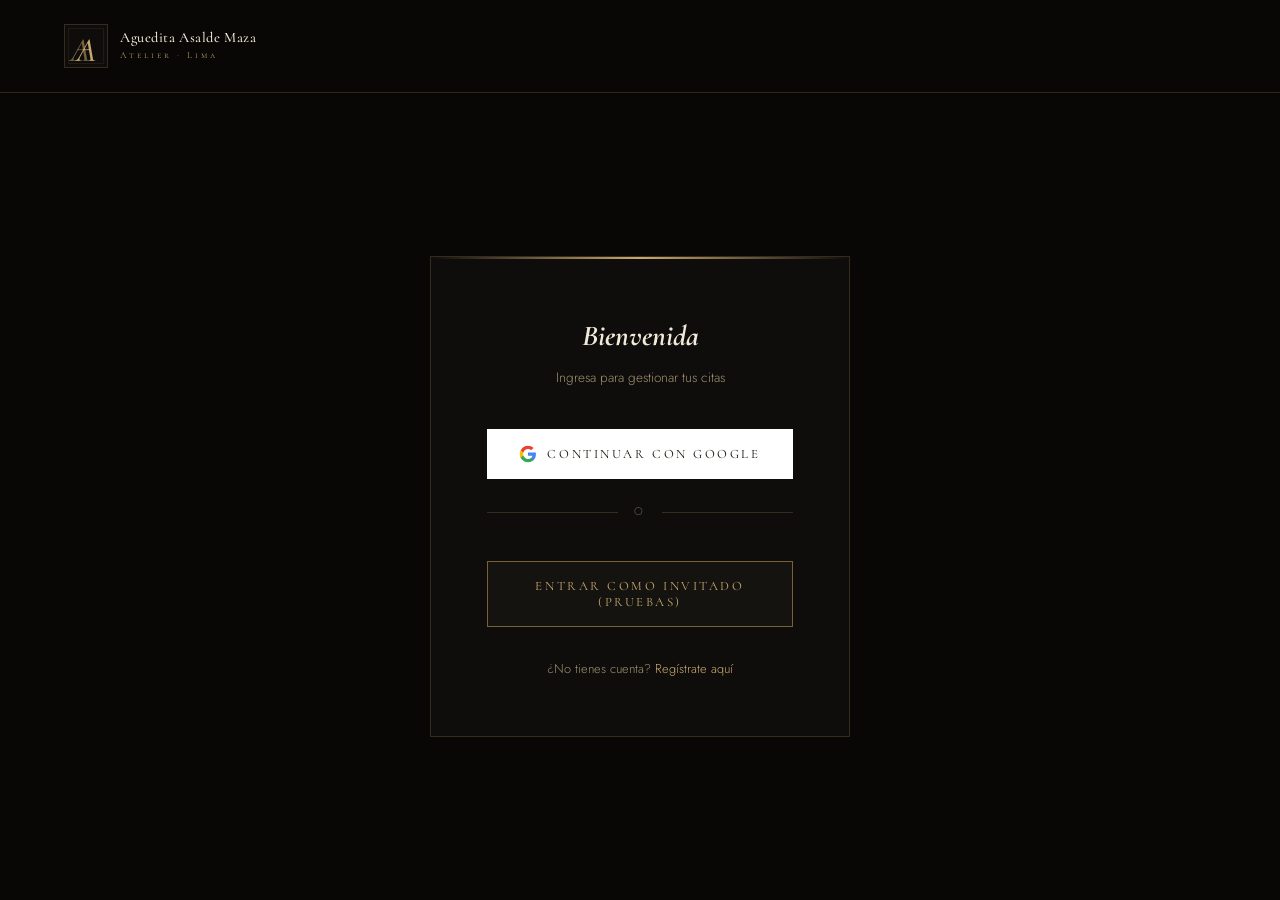
<file: citas.html>
<!DOCTYPE html>
<html lang="es" data-theme="dark">
<head>
    <meta charset="UTF-8">
    <meta name="viewport" content="width=device-width, initial-scale=1.0">
    <title>Citas · Aguedita Asalde Maza Atelier</title>
    <link rel="preconnect" href="https://fonts.googleapis.com">
    <link href="https://fonts.googleapis.com/css2?family=Cormorant:ital,wght@0,300;0,400;0,500;0,600;1,300;1,400;1,600&family=Cormorant+SC:wght@300;400;500&family=Jost:wght@200;300;400;500&display=swap" rel="stylesheet">
    <link rel="stylesheet" href="citas.css">
</head>
<body>

<div class="app-container">
    <header>
        <a href="index.html" class="nav-logo">
            <div class="logo-badge">
                <svg width="36" height="40" viewBox="0 0 36 40" fill="none">
                    <text x="2" y="35" font-family="Cormorant, Georgia, serif" font-size="34"
                          font-style="italic" font-weight="500" fill="#c9a96e" opacity="0.55">A</text>
                    <text x="8" y="35" font-family="Cormorant, Georgia, serif" font-size="34"
                          font-style="italic" font-weight="500" fill="#c9a96e">A</text>
                </svg>
            </div>
            <div class="logo-text-wrap">
                <span class="logo-name">Aguedita Asalde Maza</span>
                <span class="logo-sub">Atelier · Lima</span>
            </div>
        </a>
        <div id="user-info" class="hidden">
            <span id="user-email" style="font-size: 0.8rem; color: var(--muted); margin-right: 1rem;"></span>
            <button onclick="logout()" style="background:none; border:none; color:var(--gold); cursor:pointer; font-family:'Cormorant SC'; font-size:0.6rem; letter-spacing:0.1em;">CERRAR SESIÓN</button>
        </div>
    </header>

    <main>
        <!-- VISTA: LOGIN CLIENTE -->
        <div id="view-login" class="auth-card">
            <h1 class="auth-title">Bienvenida</h1>
            <span class="auth-sub">Ingresa para gestionar tus citas</span>
            
            <button class="btn-auth btn-google" id="btn-google-login" onclick="handleGoogleLogin()">
                <svg viewBox="0 0 24 24" width="18" height="18" style="margin-right: 10px; vertical-align: middle;"><path fill="#4285F4" d="M22.56 12.25c0-.78-.07-1.53-.2-2.25H12v4.26h5.92c-.26 1.37-1.04 2.53-2.21 3.31v2.77h3.57c2.08-1.92 3.28-4.74 3.28-8.09z"/><path fill="#34A853" d="M12 23c2.97 0 5.46-.98 7.28-2.66l-3.57-2.77c-.98.66-2.23 1.06-3.71 1.06-2.86 0-5.29-1.93-6.16-4.53H2.18v2.84C3.99 20.53 7.7 23 12 23z"/><path fill="#FBBC05" d="M5.84 14.09c-.22-.66-.35-1.36-.35-2.09s.13-1.43.35-2.09V7.07H2.18C1.43 8.55 1 10.22 1 12s.43 3.45 1.18 4.93l3.66-2.84z"/><path fill="#EA4335" d="M12 5.38c1.62 0 3.06.56 4.21 1.64l3.15-3.15C17.45 2.09 14.97 1 12 1 7.7 1 3.99 3.47 2.18 7.07l3.66 2.84c.87-2.6 3.3-4.53 6.16-4.53z"/></svg>
                Continuar con Google
            </button>

            <div class="auth-sep">
                <span>o</span>
            </div>

            <button class="btn-auth btn-guest" onclick="handleGuestLogin()" style="background: var(--bg3); color: var(--gold); border: 1px solid var(--gold3);">
                Entrar como Invitado (Pruebas)
            </button>

            <div class="auth-footer">
                ¿No tienes cuenta? <a href="#" onclick="switchView('register')">Regístrate aquí</a>
            </div>
        </div>

        <!-- VISTA: REGISTRO CLIENTE -->
        <div id="view-register" class="auth-card hidden">
            <h1 class="auth-title">Crear Cuenta</h1>
            <span class="auth-sub">Regístrate para empezar tu proyecto</span>
            
            <div class="form-group">
                <label for="reg-name">Nombre Completo</label>
                <input type="text" id="reg-name" class="form-control" placeholder="Tu nombre">
            </div>
            <div class="form-group">
                <label for="reg-email">Correo Electrónico</label>
                <input type="email" id="reg-email" class="form-control" placeholder="ejemplo@correo.com">
            </div>
            
            <button class="btn-auth" id="btn-register" onclick="handleRegister()">
                Registrarme
            </button>

            <div class="auth-footer">
                ¿Ya tienes cuenta? <a href="#" onclick="switchView('login')">Ingresa aquí</a>
            </div>
        </div>

        <!-- VISTA: DASHBOARD CLIENTE (Placeholder) -->
        <div id="view-dashboard" class="dashboard-view hidden">
            <div style="text-align: center; padding: 4rem;">
                <h2 class="auth-title" style="font-size: 2.5rem;">Tus Citas</h2>
                <p style="color: var(--muted);">Próximamente podrás agendar y ver tus trabajos aquí.</p>
                <button class="btn-auth" style="max-width: 250px; margin-top: 3rem;">Agendar Nueva Cita</button>
            </div>
        </div>

        <!-- VISTA: LOGIN ADMIN (Oculto/Ofuscado) -->
        <!-- Acceso vía consola o una combinación de teclas específica para máxima discreción -->
        <div id="view-admin-login" class="auth-card hidden">
            <h1 class="auth-title">Acceso Atelier</h1>
            <span class="auth-sub">Gestión administrativa</span>
            
            <div class="form-group">
                <label for="admin-user">Usuario</label>
                <input type="text" id="admin-user" class="form-control">
            </div>
            <div class="form-group">
                <label for="admin-pass">Contraseña</label>
                <input type="password" id="admin-pass" class="form-control" maxlength="6">
            </div>
            
            <button class="btn-auth" onclick="handleAdminLogin()">
                Ingresar al Panel
            </button>
        </div>
    </main>
</div>

<script src="citas.js"></script>
</body>
</html>
</file>
<file: citas.css>
/* ═══════════════════════════════════════════
   AGUEDITA ATELIER — CITAS SYSTEM CSS
═══════════════════════════════════════════ */

:root {
  /* Inherit colors from main design system */
  --bg:       #080706;
  --bg2:      #0e0d0b;
  --bg3:      #151310;
  --surface:  #1a1714;
  --gold:     #c9a96e;
  --gold2:    #e8d5a3;
  --gold3:    #7a6035;
  --text:     #f2ead8;
  --muted:    #a09070;
  --dim:      #6a5840;
  --border:   rgba(201,169,110,0.2);
  --border2:  rgba(201,169,110,0.09);
  --error:    #e67e22;
  --success:  #2ecc71;
  --transition: all 0.4s cubic-bezier(0.16, 1, 0.3, 1);
}

[data-theme="light"] {
  --bg:       #f5f0e8;
  --bg2:      #ede6d8;
  --bg3:      #e4dccb;
  --surface:  #faf6ef;
  --gold:     #8a6025;
  --text:     #18120a;
  --muted:    #5a4830;
  --dim:      #7a6040;
  --border:   rgba(138,96,37,0.25);
  --border2:  rgba(138,96,37,0.12);
}

* { box-sizing: border-box; margin: 0; padding: 0; }
body {
  background: var(--bg);
  color: var(--text);
  font-family: 'Jost', sans-serif;
  font-weight: 300;
  line-height: 1.6;
  overflow-x: hidden;
  transition: background 0.7s ease;
}

/* ── LAYOUT ─────────────────────────── */
.app-container {
  min-height: 100svh;
  display: flex;
  flex-direction: column;
}

header {
  padding: 1.5rem clamp(1.5rem, 5vw, 5rem);
  display: flex;
  justify-content: space-between;
  align-items: center;
  border-bottom: 1px solid var(--border);
  background: var(--bg);
}

.nav-logo {
  display: flex; align-items: center; gap: 0.75rem;
  text-decoration: none;
  flex-shrink: 0;
}

.logo-badge {
  width: 44px; height: 44px;
  border: 1px solid var(--border);
  position: relative;
  display: flex; align-items: center; justify-content: center;
  background: var(--bg2);
  flex-shrink: 0;
  transition: var(--transition-theme);
  overflow: hidden;
}
.logo-badge::before {
  content: '';
  position: absolute;
  top: 3px; left: 3px; right: 3px; bottom: 3px;
  border: 1px solid var(--border2);
}

.logo-text-wrap {
  display: flex; flex-direction: column;
  gap: 0.1rem;
  min-width: 0;
}
.logo-name {
  font-family: 'Cormorant', Georgia, serif;
  font-size: 0.9rem;
  font-weight: 500;
  letter-spacing: 0.04em;
  color: var(--text);
  line-height: 1.15;
  white-space: nowrap;
}
.logo-sub {
  font-family: 'Cormorant SC', serif;
  font-size: 0.58rem;
  letter-spacing: 0.32em;
  color: var(--gold);
}

main {
  flex: 1;
  display: flex;
  align-items: center;
  justify-content: center;
  padding: 2rem;
}

/* ── AUTH VIEWS ──────────────────────── */
.auth-card {
  width: 100%;
  max-width: 420px;
  background: var(--bg2);
  border: 1px solid var(--border);
  padding: clamp(2rem, 5vw, 3.5rem);
  position: relative;
  overflow: hidden;
}
.auth-card::before {
  content: '';
  position: absolute;
  top: 0; left: 0; width: 100%; height: 2px;
  background: linear-gradient(to right, transparent, var(--gold), transparent);
}

.auth-title {
  font-family: 'Cormorant', serif;
  font-size: 1.8rem;
  font-style: italic;
  margin-bottom: 0.5rem;
  text-align: center;
}
.auth-sub {
  font-size: 0.85rem;
  color: var(--muted);
  text-align: center;
  margin-bottom: 2.5rem;
  display: block;
}

.form-group {
  margin-bottom: 1.5rem;
}
.form-group label {
  display: block;
  font-size: 0.7rem;
  text-transform: uppercase;
  letter-spacing: 0.15em;
  color: var(--gold);
  margin-bottom: 0.6rem;
}
.form-control {
  width: 100%;
  background: var(--bg3);
  border: 1px solid var(--border);
  color: var(--text);
  padding: 0.9rem 1.2rem;
  font-family: 'Jost', sans-serif;
  font-size: 0.9rem;
  transition: var(--transition);
}
.form-control:focus {
  outline: none;
  border-color: var(--gold);
  background: var(--surface);
}

.btn-auth {
  width: 100%;
  background: var(--gold);
  color: var(--bg);
  border: none;
  padding: 1rem;
  font-family: 'Cormorant SC', serif;
  font-size: 0.8rem;
  letter-spacing: 0.2em;
  text-transform: uppercase;
  cursor: pointer;
  transition: var(--transition);
  margin-top: 1rem;
}
.btn-auth:hover {
  background: var(--gold2);
  transform: translateY(-2px);
}

.btn-google {
  background: white;
  color: #18120a;
  display: flex;
  align-items: center;
  justify-content: center;
}
.btn-google:hover {
  background: #f0f0f0;
}

.auth-sep {
  display: flex;
  align-items: center;
  text-align: center;
  margin: 1.5rem 0;
  color: var(--dim);
  font-size: 0.7rem;
  text-transform: uppercase;
  letter-spacing: 0.2em;
}
.auth-sep::before, .auth-sep::after {
  content: '';
  flex: 1;
  border-bottom: 1px solid var(--border);
}
.auth-sep:not(:empty)::before { margin-right: 1rem; }
.auth-sep:not(:empty)::after { margin-left: 1rem; }

.auth-footer {
  margin-top: 2rem;
  text-align: center;
  font-size: 0.8rem;
  color: var(--muted);
}
.auth-footer a {
  color: var(--gold);
  text-decoration: none;
  transition: color 0.3s;
}
.auth-footer a:hover { color: var(--gold2); }

/* ── DASHBOARD (Hidden initially) ───── */
.dashboard-view {
  display: none; /* JS will toggle */
  width: 100%;
  max-width: 1200px;
  animation: fadeUp 0.8s ease forwards;
}

@keyframes fadeUp {
  from { opacity: 0; transform: translateY(20px); }
  to { opacity: 1; transform: translateY(0); }
}

/* ── RESPONSIVE ─────────────────────── */
@media (max-width: 600px) {
  header { padding: 1.2rem; }
  main { padding: 1rem; }
  .auth-card { padding: 2rem 1.5rem; }
}

/* UTILS */
.hidden { display: none !important; }
</file>
